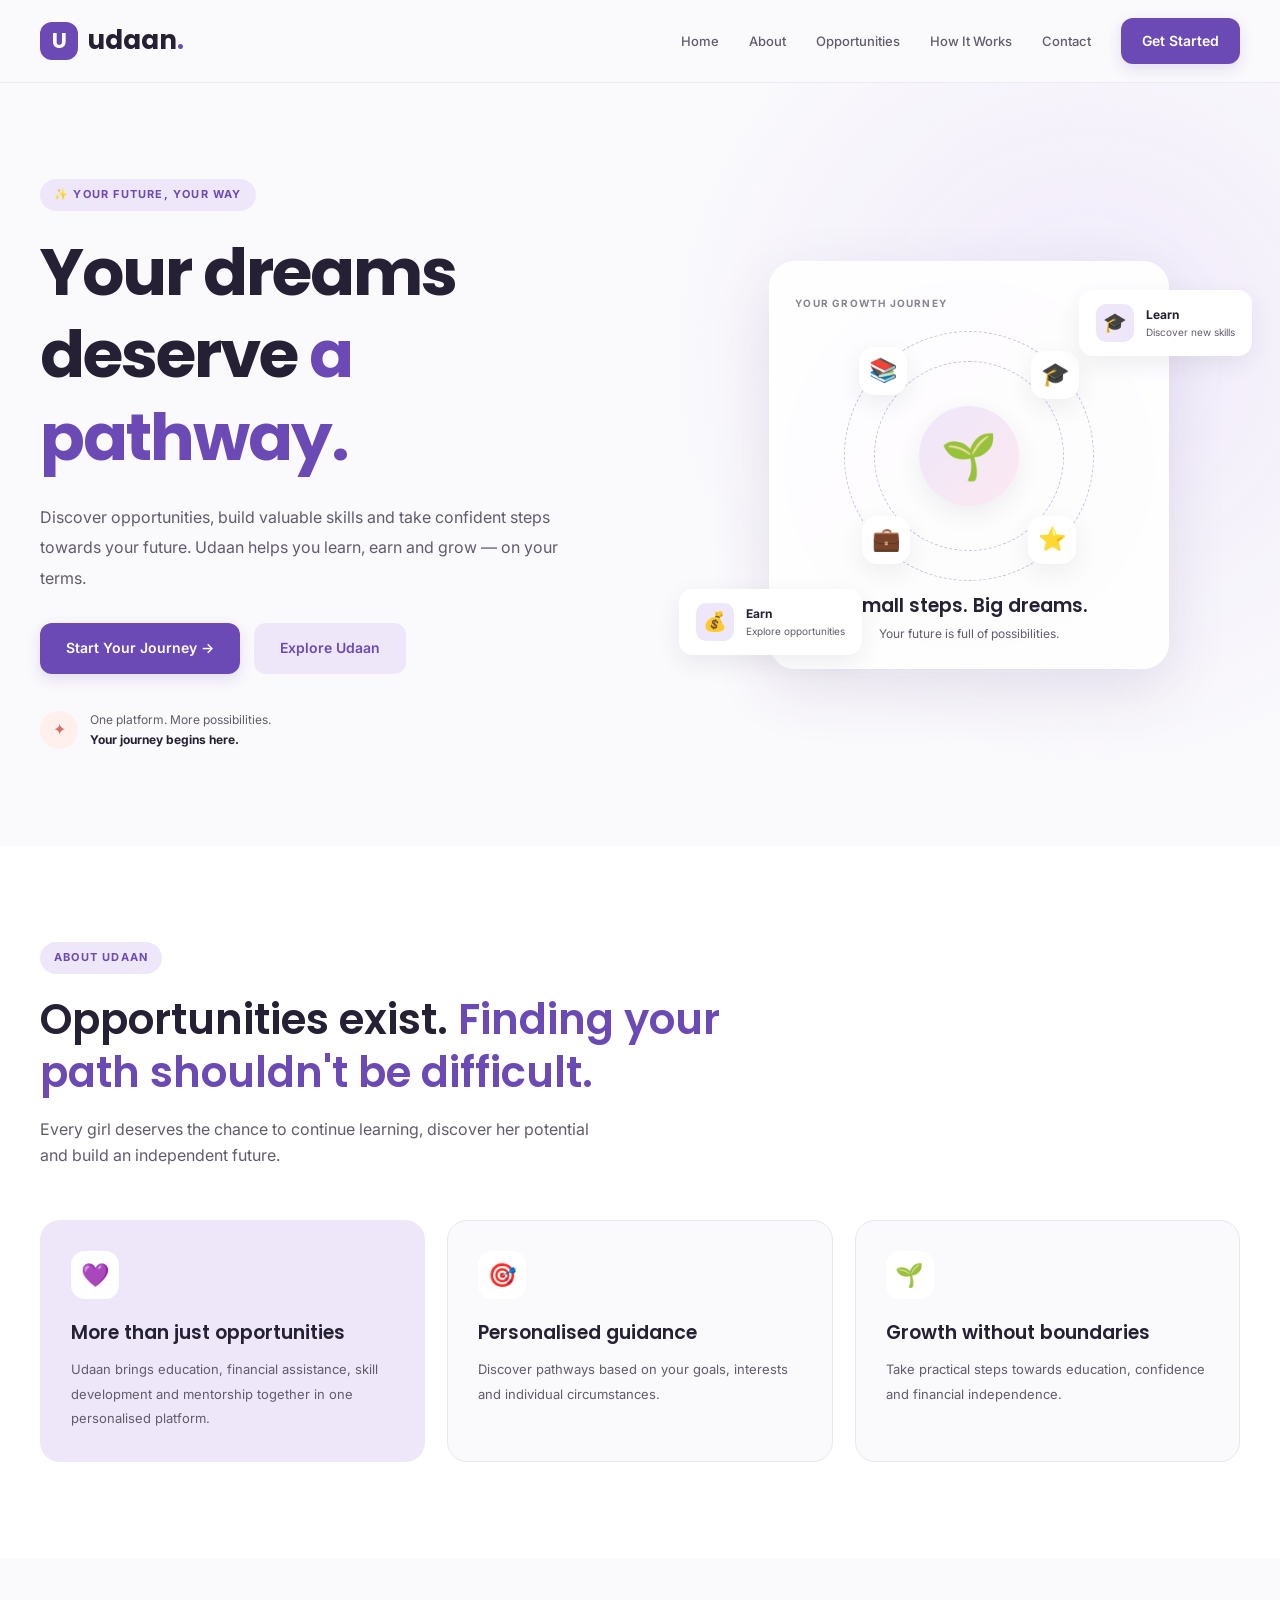
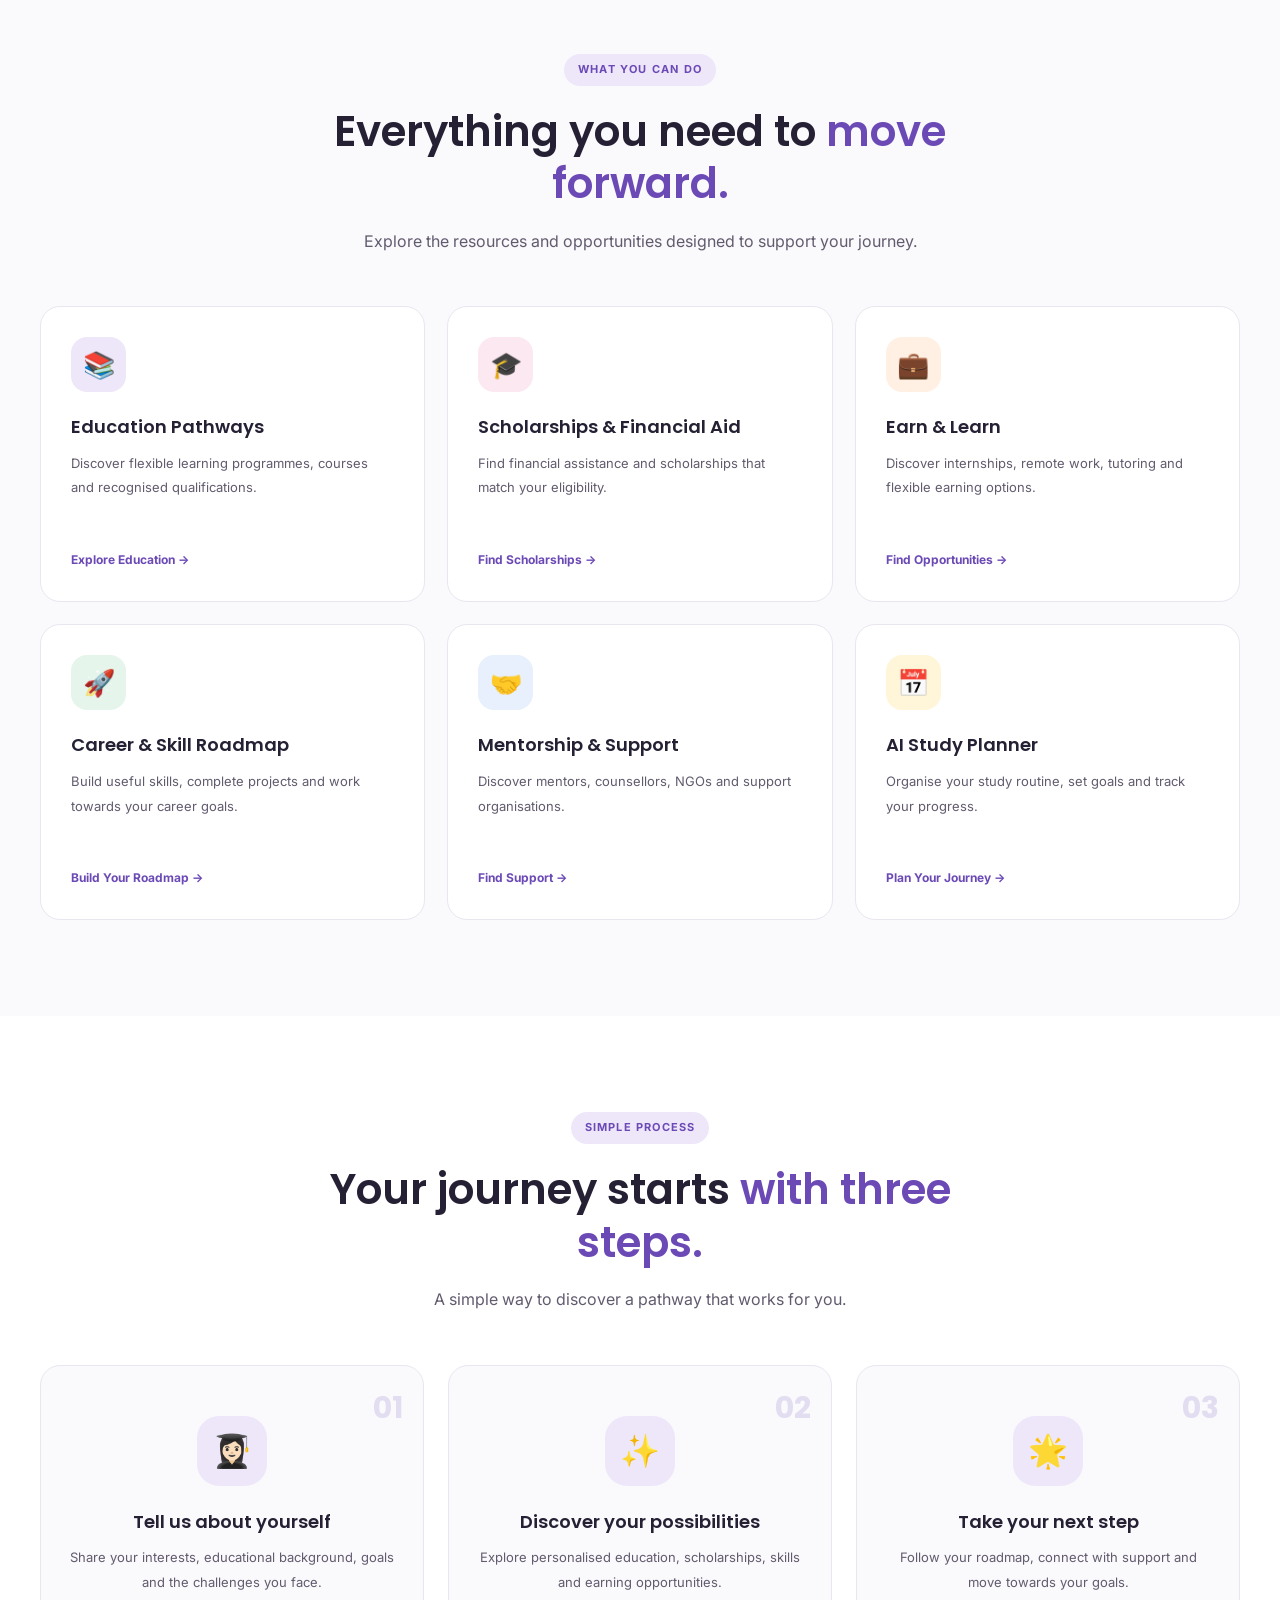
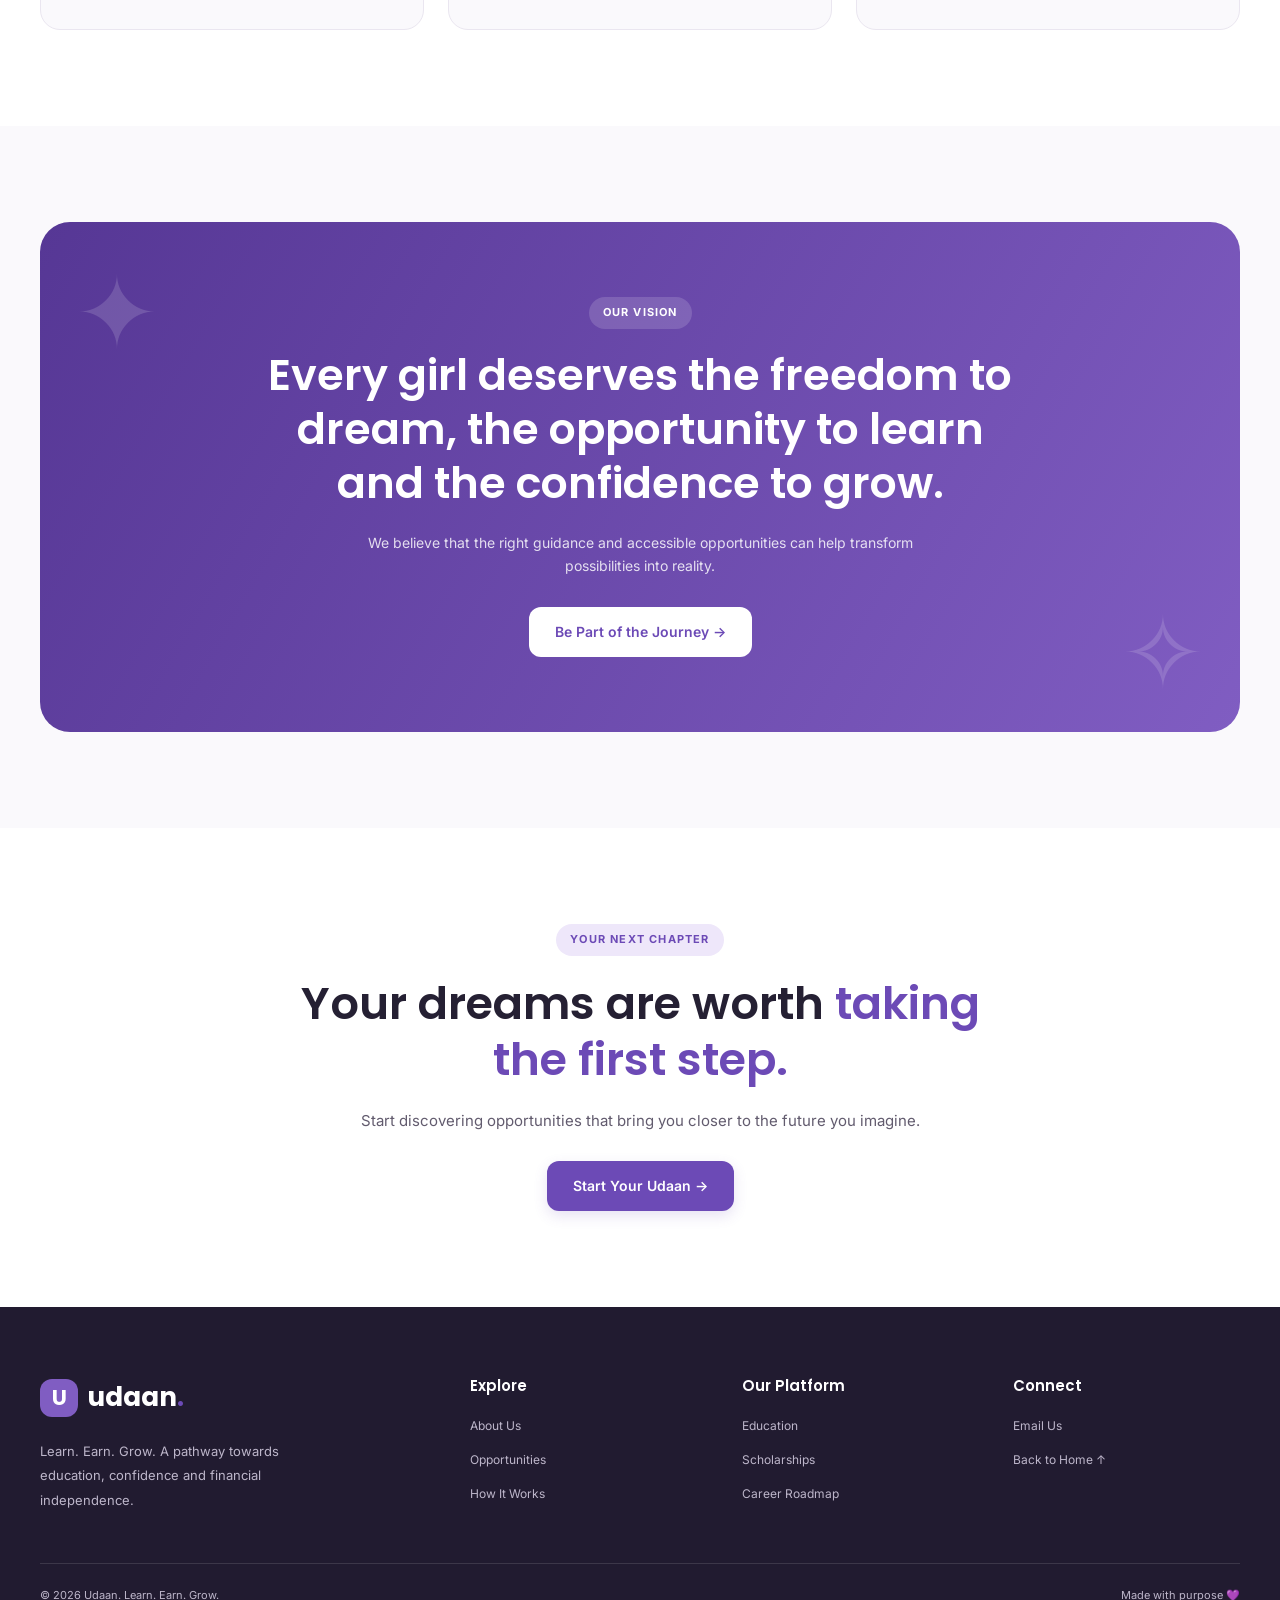
<file: Project01/index.html>
<!DOCTYPE html>
<html lang="en">

<head>
    <meta charset="UTF-8">
    <meta name="viewport" content="width=device-width, initial-scale=1.0">

    <meta name="description"
        content="Udaan empowers girls and young women through education, scholarships, skills, mentorship and earning opportunities.">

    <meta name="theme-color" content="#FAF9FC">

    <title>Udaan | Learn. Earn. Grow.</title>

    <!-- Google Fonts -->
    <link rel="preconnect" href="https://fonts.googleapis.com">
    <link rel="preconnect" href="https://fonts.gstatic.com" crossorigin>

    <link href="https://fonts.googleapis.com/css2?family=Inter:wght@400;500;600;700&family=Poppins:wght@400;500;600;700;800&display=swap"
        rel="stylesheet">

    <!-- CSS Files -->
    <link rel="stylesheet" href="css/style.css">
    <link rel="stylesheet" href="css/responsive.css">

    <!-- JavaScript -->
    <script src="js/main.js" defer></script>
</head>

<body>

    <!-- =========================
         NAVIGATION BAR
    ========================== -->

    <header class="header" id="home">

        <nav class="navbar container" aria-label="Main navigation">

            <a href="#home" class="logo" aria-label="Udaan home">
                <span class="logo-icon">U</span>
                <span>udaan<span class="logo-dot">.</span></span>
            </a>

            <button class="menu-toggle"
                aria-label="Open navigation menu"
                aria-expanded="false"
                aria-controls="nav-links">
                <span></span>
                <span></span>
                <span></span>
            </button>

            <ul class="nav-links" id="nav-links">

                <li><a href="#home" class="nav-link active">Home</a></li>

                <li><a href="#about" class="nav-link">About</a></li>

                <li><a href="#features" class="nav-link">Opportunities</a></li>

                <li><a href="#how-it-works" class="nav-link">How It Works</a></li>

                <li><a href="#contact" class="nav-link">Contact</a></li>

                <li>
                    <a href="#get-started" class="btn btn-primary nav-cta">
                        Get Started
                    </a>
                </li>

            </ul>

        </nav>

    </header>


    <main>

        <!-- =========================
             HERO SECTION
        ========================== -->

        <section class="hero section-padding">

            <div class="container hero-container">

                <div class="hero-content">

                    <span class="section-tag">
                        ✨ YOUR FUTURE, YOUR WAY
                    </span>

                    <h1>
                        Your dreams deserve
                        <span class="highlight">a pathway.</span>
                    </h1>

                    <p class="hero-description">
                        Discover opportunities, build valuable skills
                        and take confident steps towards your future.
                        Udaan helps you learn, earn and grow — on your terms.
                    </p>

                    <div class="hero-buttons">

                        <a href="#get-started" class="btn btn-primary">
                            Start Your Journey →
                        </a>

                        <a href="#about" class="btn btn-secondary">
                            Explore Udaan
                        </a>

                    </div>

                    <div class="hero-trust">

                        <div class="trust-icon">✦</div>

                        <p>
                            One platform. More possibilities.
                            <strong>Your journey begins here.</strong>
                        </p>

                    </div>

                </div>


                <!-- Hero Illustration -->

                <div class="hero-visual">

                    <div class="hero-circle"></div>

                    <div class="hero-card main-visual-card">

                        <div class="visual-header">
                            <span class="visual-label">YOUR GROWTH JOURNEY</span>
                            <span class="visual-icon">✦</span>
                        </div>

                        <div class="growth-illustration">
                            <div class="growth-orbit orbit-one"></div>
                            <div class="growth-orbit orbit-two"></div>

                            <div class="growth-center">
                                <span>🌱</span>
                            </div>

                            <div class="floating-icon icon-one">📚</div>
                            <div class="floating-icon icon-two">🎓</div>
                            <div class="floating-icon icon-three">💼</div>
                            <div class="floating-icon icon-four">⭐</div>
                        </div>

                        <div class="visual-message">
                            <h3>Small steps. Big dreams.</h3>
                            <p>Your future is full of possibilities.</p>
                        </div>

                    </div>


                    <div class="floating-card floating-card-top">

                        <span class="floating-card-icon">🎓</span>

                        <div>
                            <strong>Learn</strong>
                            <p>Discover new skills</p>
                        </div>

                    </div>


                    <div class="floating-card floating-card-bottom">

                        <span class="floating-card-icon">💰</span>

                        <div>
                            <strong>Earn</strong>
                            <p>Explore opportunities</p>
                        </div>

                    </div>

                </div>

            </div>

        </section>


        <!-- =========================
             ABOUT SECTION
        ========================== -->

        <section class="about section-padding" id="about">

            <div class="container about-container">

                <div class="section-heading">

                    <span class="section-tag">ABOUT UDAAN</span>

                    <h2>
                        Opportunities exist.
                        <span class="highlight">Finding your path shouldn't be difficult.</span>
                    </h2>

                    <p>
                        Every girl deserves the chance to continue learning,
                        discover her potential and build an independent future.
                    </p>

                </div>


                <div class="about-content">

                    <div class="about-card about-main-card">

                        <div class="about-icon">💜</div>

                        <h3>More than just opportunities</h3>

                        <p>
                            Udaan brings education, financial assistance,
                            skill development and mentorship together
                            in one personalised platform.
                        </p>

                    </div>


                    <div class="about-card">

                        <div class="about-icon">🎯</div>

                        <h3>Personalised guidance</h3>

                        <p>
                            Discover pathways based on your goals,
                            interests and individual circumstances.
                        </p>

                    </div>


                    <div class="about-card">

                        <div class="about-icon">🌱</div>

                        <h3>Growth without boundaries</h3>

                        <p>
                            Take practical steps towards education,
                            confidence and financial independence.
                        </p>

                    </div>

                </div>

            </div>

        </section>


        <!-- =========================
             FEATURES SECTION
        ========================== -->

        <section class="features section-padding" id="features">

            <div class="container">

                <div class="section-heading centered">

                    <span class="section-tag">WHAT YOU CAN DO</span>

                    <h2>
                        Everything you need to
                        <span class="highlight">move forward.</span>
                    </h2>

                    <p>
                        Explore the resources and opportunities
                        designed to support your journey.
                    </p>

                </div>


                <div class="features-grid">

                    <article class="feature-card">

                        <div class="feature-icon purple-bg">📚</div>

                        <h3>Education Pathways</h3>

                        <p>
                            Discover flexible learning programmes,
                            courses and recognised qualifications.
                        </p>

                        <a href="#get-started" class="feature-link">
                            Explore Education →
                        </a>

                    </article>


                    <article class="feature-card">

                        <div class="feature-icon pink-bg">🎓</div>

                        <h3>Scholarships & Financial Aid</h3>

                        <p>
                            Find financial assistance and scholarships
                            that match your eligibility.
                        </p>

                        <a href="#get-started" class="feature-link">
                            Find Scholarships →
                        </a>

                    </article>


                    <article class="feature-card">

                        <div class="feature-icon orange-bg">💼</div>

                        <h3>Earn & Learn</h3>

                        <p>
                            Discover internships, remote work,
                            tutoring and flexible earning options.
                        </p>

                        <a href="#get-started" class="feature-link">
                            Find Opportunities →
                        </a>

                    </article>


                    <article class="feature-card">

                        <div class="feature-icon green-bg">🚀</div>

                        <h3>Career & Skill Roadmap</h3>

                        <p>
                            Build useful skills, complete projects
                            and work towards your career goals.
                        </p>

                        <a href="#get-started" class="feature-link">
                            Build Your Roadmap →
                        </a>

                    </article>


                    <article class="feature-card">

                        <div class="feature-icon blue-bg">🤝</div>

                        <h3>Mentorship & Support</h3>

                        <p>
                            Discover mentors, counsellors,
                            NGOs and support organisations.
                        </p>

                        <a href="#get-started" class="feature-link">
                            Find Support →
                        </a>

                    </article>


                    <article class="feature-card">

                        <div class="feature-icon yellow-bg">📅</div>

                        <h3>AI Study Planner</h3>

                        <p>
                            Organise your study routine,
                            set goals and track your progress.
                        </p>

                        <a href="#get-started" class="feature-link">
                            Plan Your Journey →
                        </a>

                    </article>

                </div>

            </div>

        </section>


        <!-- =========================
             HOW IT WORKS
        ========================== -->

        <section class="how-it-works section-padding" id="how-it-works">

            <div class="container">

                <div class="section-heading centered">

                    <span class="section-tag">SIMPLE PROCESS</span>

                    <h2>
                        Your journey starts
                        <span class="highlight">with three steps.</span>
                    </h2>

                    <p>
                        A simple way to discover a pathway
                        that works for you.
                    </p>

                </div>


                <div class="steps-grid">

                    <article class="step-card">

                        <span class="step-number">01</span>

                        <div class="step-icon">👩🏻‍🎓</div>

                        <h3>Tell us about yourself</h3>

                        <p>
                            Share your interests, educational background,
                            goals and the challenges you face.
                        </p>

                    </article>


                    <article class="step-card">

                        <span class="step-number">02</span>

                        <div class="step-icon">✨</div>

                        <h3>Discover your possibilities</h3>

                        <p>
                            Explore personalised education,
                            scholarships, skills and earning opportunities.
                        </p>

                    </article>


                    <article class="step-card">

                        <span class="step-number">03</span>

                        <div class="step-icon">🌟</div>

                        <h3>Take your next step</h3>

                        <p>
                            Follow your roadmap, connect with support
                            and move towards your goals.
                        </p>

                    </article>

                </div>

            </div>

        </section>


        <!-- =========================
             MISSION SECTION
        ========================== -->

        <section class="mission section-padding">

            <div class="container">

                <div class="mission-card">

                    <span class="section-tag">OUR VISION</span>

                    <h2>
                        Every girl deserves
                        the freedom to dream,
                        the opportunity to learn
                        and the confidence to grow.
                    </h2>

                    <p>
                        We believe that the right guidance
                        and accessible opportunities can
                        help transform possibilities into reality.
                    </p>

                    <a href="#get-started" class="btn btn-light">
                        Be Part of the Journey →
                    </a>

                    <span class="mission-decoration decoration-one">✦</span>
                    <span class="mission-decoration decoration-two">✧</span>

                </div>

            </div>

        </section>


        <!-- =========================
             CALL TO ACTION
        ========================== -->

        <section class="cta section-padding" id="get-started">

            <div class="container cta-container">

                <div class="cta-content">

                    <span class="section-tag">YOUR NEXT CHAPTER</span>

                    <h2>
                        Your dreams are worth
                        <span class="highlight">taking the first step.</span>
                    </h2>

                    <p>
                        Start discovering opportunities
                        that bring you closer to the future you imagine.
                    </p>

                    <a href="#contact" class="btn btn-primary">
                        Start Your Udaan →
                    </a>

                </div>

            </div>

        </section>

    </main>


    <!-- =========================
         FOOTER
    ========================== -->

    <footer class="footer" id="contact">

        <div class="container">

            <div class="footer-content">

                <div class="footer-brand">

                    <a href="#home" class="logo footer-logo">
                        <span class="logo-icon">U</span>
                        <span>udaan<span class="logo-dot">.</span></span>
                    </a>

                    <p>
                        Learn. Earn. Grow.
                        A pathway towards education,
                        confidence and financial independence.
                    </p>

                </div>


                <div class="footer-column">

                    <h4>Explore</h4>

                    <a href="#about">About Us</a>
                    <a href="#features">Opportunities</a>
                    <a href="#how-it-works">How It Works</a>

                </div>


                <div class="footer-column">

                    <h4>Our Platform</h4>

                    <a href="#features">Education</a>
                    <a href="#features">Scholarships</a>
                    <a href="#features">Career Roadmap</a>

                </div>


                <div class="footer-column">

                    <h4>Connect</h4>

                    <a href="mailto:hello@udaan.example">
                        Email Us
                    </a>

                    <a href="#home">Back to Home ↑</a>

                </div>

            </div>


            <div class="footer-bottom">

                <p>
                    © <span id="current-year"></span> Udaan.
                    Learn. Earn. Grow.
                </p>

                <p>Made with purpose 💜</p>

            </div>

        </div>

    </footer>

</body>
</html>
</file>
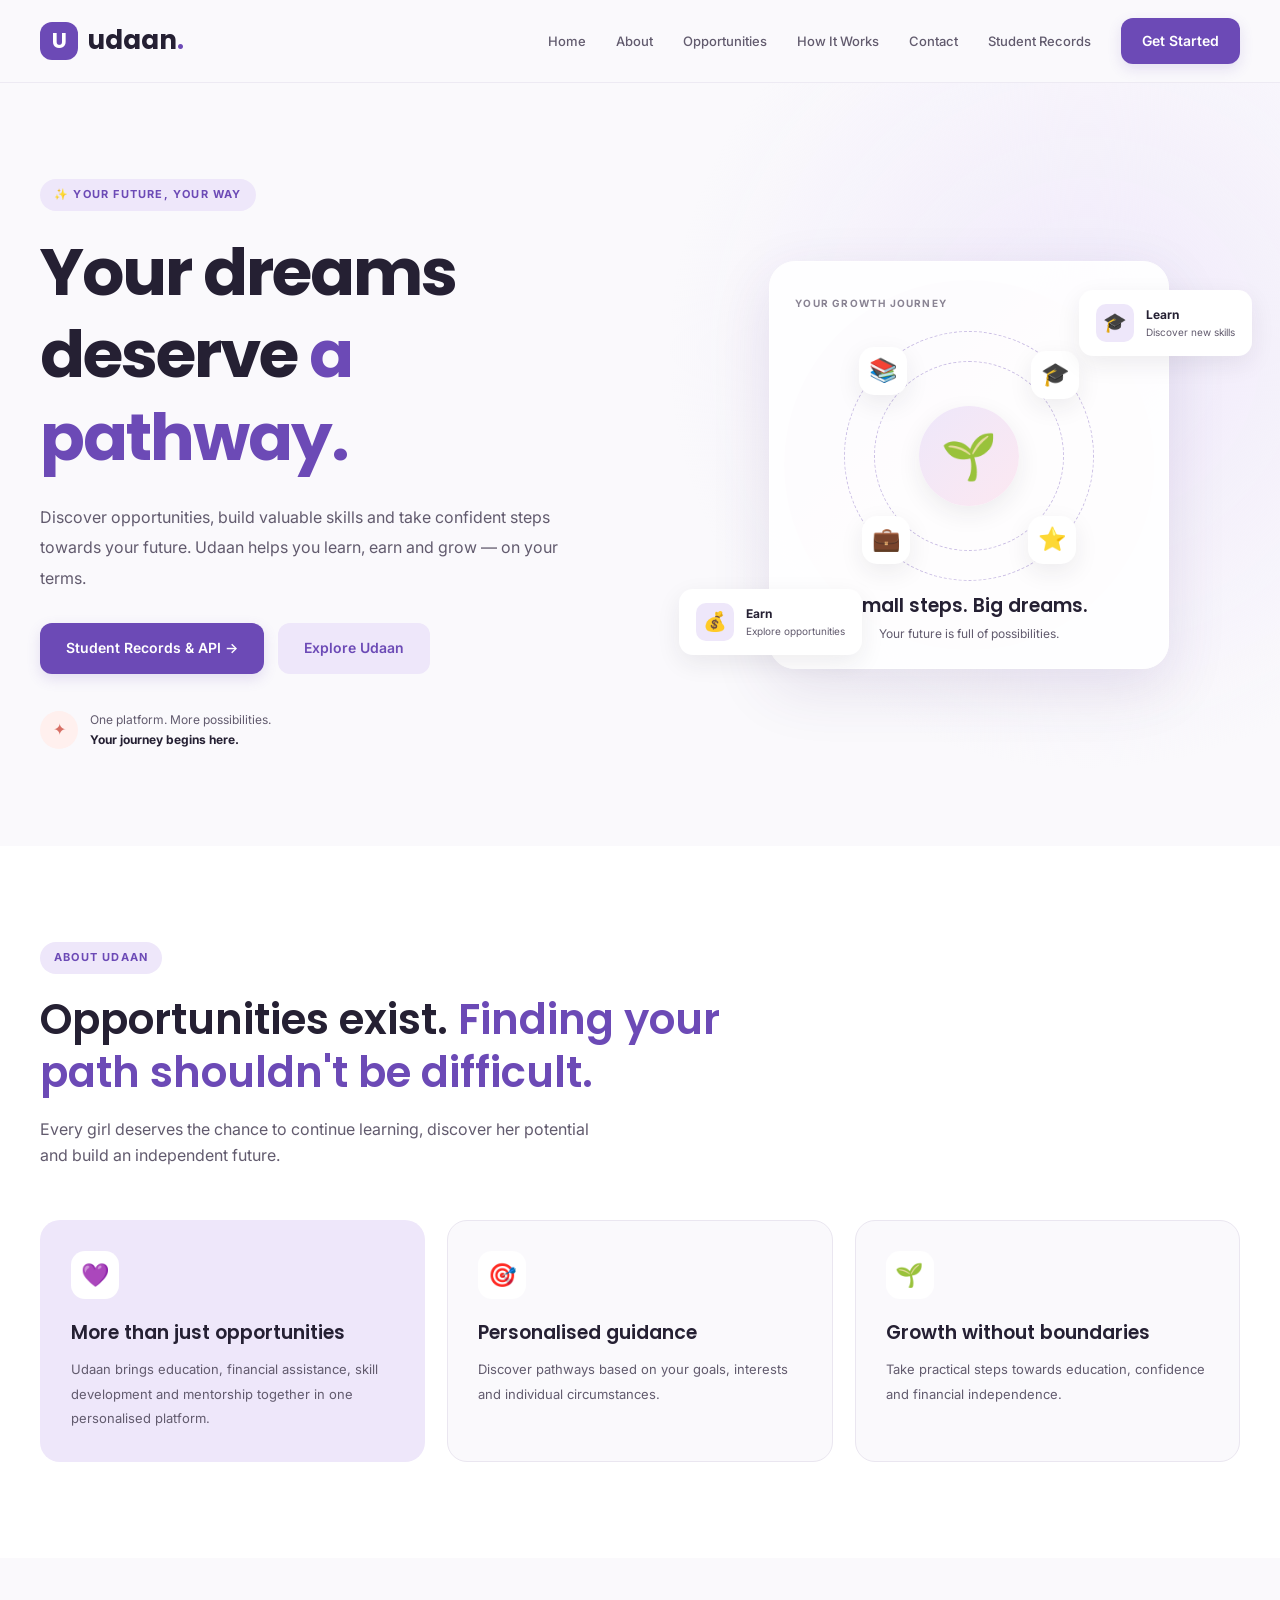
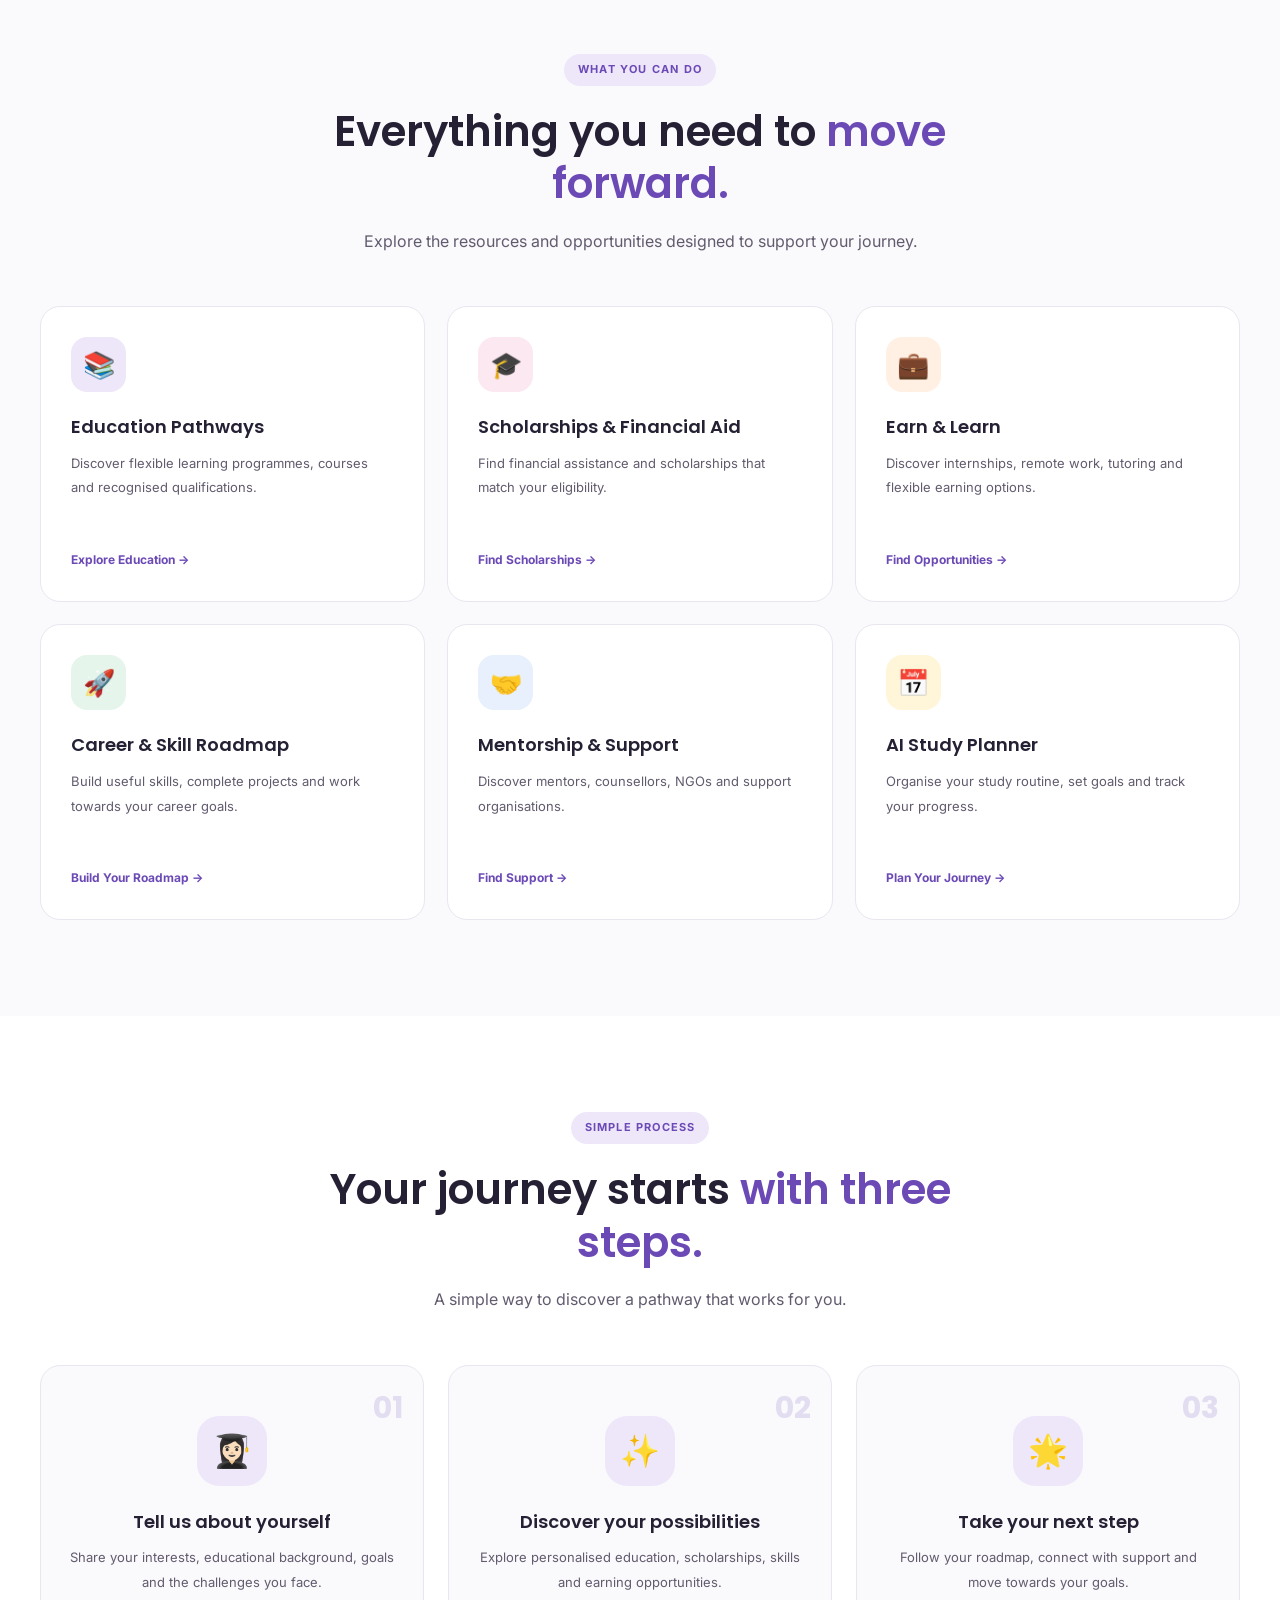
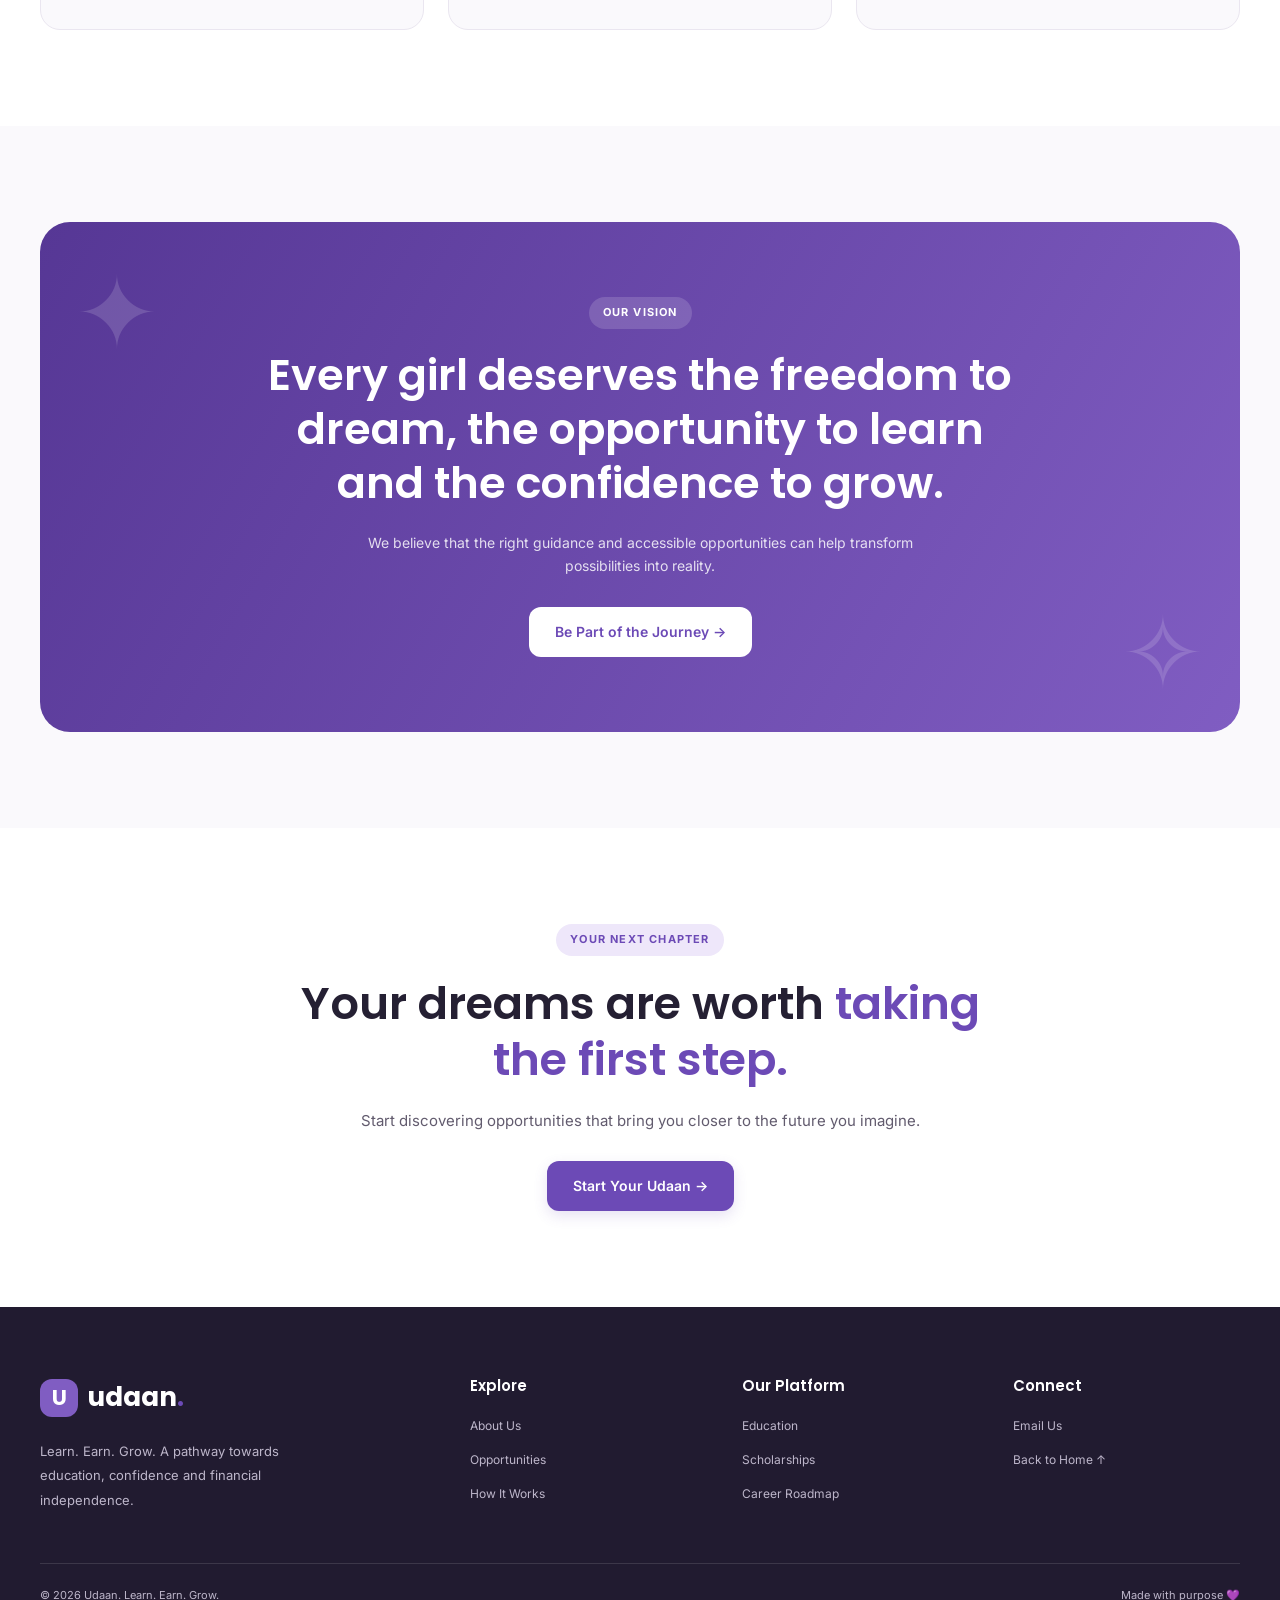
<file: Project04/frontend/index.html>
<!DOCTYPE html>
<html lang="en">

<head>
    <meta charset="UTF-8">
    <meta name="viewport" content="width=device-width, initial-scale=1.0">

    <meta name="description"
        content="Udaan empowers girls and young women through education, scholarships, skills, mentorship and earning opportunities.">

    <meta name="theme-color" content="#FAF9FC">

    <title>Udaan | Learn. Earn. Grow.</title>

    <!-- Google Fonts -->
    <link rel="preconnect" href="https://fonts.googleapis.com">
    <link rel="preconnect" href="https://fonts.gstatic.com" crossorigin>

    <link href="https://fonts.googleapis.com/css2?family=Inter:wght@400;500;600;700&family=Poppins:wght@400;500;600;700;800&display=swap"
        rel="stylesheet">

    <!-- CSS Files -->
    <link rel="stylesheet" href="css/style.css">
    <link rel="stylesheet" href="css/responsive.css">

    <!-- JavaScript -->
    <script src="js/main.js" defer></script>
</head>

<body>

    <!-- =========================
         NAVIGATION BAR
    ========================== -->

    <header class="header" id="home">

        <nav class="navbar container" aria-label="Main navigation">

            <a href="#home" class="logo" aria-label="Udaan home">
                <span class="logo-icon">U</span>
                <span>udaan<span class="logo-dot">.</span></span>
            </a>

            <button class="menu-toggle"
                aria-label="Open navigation menu"
                aria-expanded="false"
                aria-controls="nav-links">
                <span></span>
                <span></span>
                <span></span>
            </button>

            <ul class="nav-links" id="nav-links">

                <li><a href="#home" class="nav-link active">Home</a></li>

                <li><a href="#about" class="nav-link">About</a></li>

                <li><a href="#features" class="nav-link">Opportunities</a></li>

                <li><a href="#how-it-works" class="nav-link">How It Works</a></li>

                <li><a href="#contact" class="nav-link">Contact</a></li>

                <li><a href="pages/dashboard.html#students-section" class="nav-link">Student Records</a></li>

                <li>
                    <a href="#get-started" class="btn btn-primary nav-cta">
                        Get Started
                    </a>
                </li>

            </ul>

        </nav>

    </header>


    <main>

        <!-- =========================
             HERO SECTION
        ========================== -->

        <section class="hero section-padding">

            <div class="container hero-container">

                <div class="hero-content">

                    <span class="section-tag">
                        ✨ YOUR FUTURE, YOUR WAY
                    </span>

                    <h1>
                        Your dreams deserve
                        <span class="highlight">a pathway.</span>
                    </h1>

                    <p class="hero-description">
                        Discover opportunities, build valuable skills
                        and take confident steps towards your future.
                        Udaan helps you learn, earn and grow — on your terms.
                    </p>

                    <div class="hero-buttons">

                        <a href="pages/dashboard.html#students-section" class="btn btn-primary">
                            Student Records & API →
                        </a>

                        <a href="#about" class="btn btn-secondary">
                            Explore Udaan
                        </a>

                    </div>

                    <div class="hero-trust">

                        <div class="trust-icon">✦</div>

                        <p>
                            One platform. More possibilities.
                            <strong>Your journey begins here.</strong>
                        </p>

                    </div>

                </div>


                <!-- Hero Illustration -->

                <div class="hero-visual">

                    <div class="hero-circle"></div>

                    <div class="hero-card main-visual-card">

                        <div class="visual-header">
                            <span class="visual-label">YOUR GROWTH JOURNEY</span>
                            <span class="visual-icon">✦</span>
                        </div>

                        <div class="growth-illustration">
                            <div class="growth-orbit orbit-one"></div>
                            <div class="growth-orbit orbit-two"></div>

                            <div class="growth-center">
                                <span>🌱</span>
                            </div>

                            <div class="floating-icon icon-one">📚</div>
                            <div class="floating-icon icon-two">🎓</div>
                            <div class="floating-icon icon-three">💼</div>
                            <div class="floating-icon icon-four">⭐</div>
                        </div>

                        <div class="visual-message">
                            <h3>Small steps. Big dreams.</h3>
                            <p>Your future is full of possibilities.</p>
                        </div>

                    </div>


                    <div class="floating-card floating-card-top">

                        <span class="floating-card-icon">🎓</span>

                        <div>
                            <strong>Learn</strong>
                            <p>Discover new skills</p>
                        </div>

                    </div>


                    <div class="floating-card floating-card-bottom">

                        <span class="floating-card-icon">💰</span>

                        <div>
                            <strong>Earn</strong>
                            <p>Explore opportunities</p>
                        </div>

                    </div>

                </div>

            </div>

        </section>


        <!-- =========================
             ABOUT SECTION
        ========================== -->

        <section class="about section-padding" id="about">

            <div class="container about-container">

                <div class="section-heading">

                    <span class="section-tag">ABOUT UDAAN</span>

                    <h2>
                        Opportunities exist.
                        <span class="highlight">Finding your path shouldn't be difficult.</span>
                    </h2>

                    <p>
                        Every girl deserves the chance to continue learning,
                        discover her potential and build an independent future.
                    </p>

                </div>


                <div class="about-content">

                    <div class="about-card about-main-card">

                        <div class="about-icon">💜</div>

                        <h3>More than just opportunities</h3>

                        <p>
                            Udaan brings education, financial assistance,
                            skill development and mentorship together
                            in one personalised platform.
                        </p>

                    </div>


                    <div class="about-card">

                        <div class="about-icon">🎯</div>

                        <h3>Personalised guidance</h3>

                        <p>
                            Discover pathways based on your goals,
                            interests and individual circumstances.
                        </p>

                    </div>


                    <div class="about-card">

                        <div class="about-icon">🌱</div>

                        <h3>Growth without boundaries</h3>

                        <p>
                            Take practical steps towards education,
                            confidence and financial independence.
                        </p>

                    </div>

                </div>

            </div>

        </section>


        <!-- =========================
             FEATURES SECTION
        ========================== -->

        <section class="features section-padding" id="features">

            <div class="container">

                <div class="section-heading centered">

                    <span class="section-tag">WHAT YOU CAN DO</span>

                    <h2>
                        Everything you need to
                        <span class="highlight">move forward.</span>
                    </h2>

                    <p>
                        Explore the resources and opportunities
                        designed to support your journey.
                    </p>

                </div>


                <div class="features-grid">

                    <article class="feature-card">

                        <div class="feature-icon purple-bg">📚</div>

                        <h3>Education Pathways</h3>

                        <p>
                            Discover flexible learning programmes,
                            courses and recognised qualifications.
                        </p>

                        <a href="#get-started" class="feature-link">
                            Explore Education →
                        </a>

                    </article>


                    <article class="feature-card">

                        <div class="feature-icon pink-bg">🎓</div>

                        <h3>Scholarships & Financial Aid</h3>

                        <p>
                            Find financial assistance and scholarships
                            that match your eligibility.
                        </p>

                        <a href="#get-started" class="feature-link">
                            Find Scholarships →
                        </a>

                    </article>


                    <article class="feature-card">

                        <div class="feature-icon orange-bg">💼</div>

                        <h3>Earn & Learn</h3>

                        <p>
                            Discover internships, remote work,
                            tutoring and flexible earning options.
                        </p>

                        <a href="#get-started" class="feature-link">
                            Find Opportunities →
                        </a>

                    </article>


                    <article class="feature-card">

                        <div class="feature-icon green-bg">🚀</div>

                        <h3>Career & Skill Roadmap</h3>

                        <p>
                            Build useful skills, complete projects
                            and work towards your career goals.
                        </p>

                        <a href="#get-started" class="feature-link">
                            Build Your Roadmap →
                        </a>

                    </article>


                    <article class="feature-card">

                        <div class="feature-icon blue-bg">🤝</div>

                        <h3>Mentorship & Support</h3>

                        <p>
                            Discover mentors, counsellors,
                            NGOs and support organisations.
                        </p>

                        <a href="#get-started" class="feature-link">
                            Find Support →
                        </a>

                    </article>


                    <article class="feature-card">

                        <div class="feature-icon yellow-bg">📅</div>

                        <h3>AI Study Planner</h3>

                        <p>
                            Organise your study routine,
                            set goals and track your progress.
                        </p>

                        <a href="#get-started" class="feature-link">
                            Plan Your Journey →
                        </a>

                    </article>

                </div>

            </div>

        </section>


        <!-- =========================
             HOW IT WORKS
        ========================== -->

        <section class="how-it-works section-padding" id="how-it-works">

            <div class="container">

                <div class="section-heading centered">

                    <span class="section-tag">SIMPLE PROCESS</span>

                    <h2>
                        Your journey starts
                        <span class="highlight">with three steps.</span>
                    </h2>

                    <p>
                        A simple way to discover a pathway
                        that works for you.
                    </p>

                </div>


                <div class="steps-grid">

                    <article class="step-card">

                        <span class="step-number">01</span>

                        <div class="step-icon">👩🏻‍🎓</div>

                        <h3>Tell us about yourself</h3>

                        <p>
                            Share your interests, educational background,
                            goals and the challenges you face.
                        </p>

                    </article>


                    <article class="step-card">

                        <span class="step-number">02</span>

                        <div class="step-icon">✨</div>

                        <h3>Discover your possibilities</h3>

                        <p>
                            Explore personalised education,
                            scholarships, skills and earning opportunities.
                        </p>

                    </article>


                    <article class="step-card">

                        <span class="step-number">03</span>

                        <div class="step-icon">🌟</div>

                        <h3>Take your next step</h3>

                        <p>
                            Follow your roadmap, connect with support
                            and move towards your goals.
                        </p>

                    </article>

                </div>

            </div>

        </section>


        <!-- =========================
             MISSION SECTION
        ========================== -->

        <section class="mission section-padding">

            <div class="container">

                <div class="mission-card">

                    <span class="section-tag">OUR VISION</span>

                    <h2>
                        Every girl deserves
                        the freedom to dream,
                        the opportunity to learn
                        and the confidence to grow.
                    </h2>

                    <p>
                        We believe that the right guidance
                        and accessible opportunities can
                        help transform possibilities into reality.
                    </p>

                    <a href="#get-started" class="btn btn-light">
                        Be Part of the Journey →
                    </a>

                    <span class="mission-decoration decoration-one">✦</span>
                    <span class="mission-decoration decoration-two">✧</span>

                </div>

            </div>

        </section>


        <!-- =========================
             CALL TO ACTION
        ========================== -->

        <section class="cta section-padding" id="get-started">

            <div class="container cta-container">

                <div class="cta-content">

                    <span class="section-tag">YOUR NEXT CHAPTER</span>

                    <h2>
                        Your dreams are worth
                        <span class="highlight">taking the first step.</span>
                    </h2>

                    <p>
                        Start discovering opportunities
                        that bring you closer to the future you imagine.
                    </p>

                    <a href="#contact" class="btn btn-primary">
                        Start Your Udaan →
                    </a>

                </div>

            </div>

        </section>

    </main>


    <!-- =========================
         FOOTER
    ========================== -->

    <footer class="footer" id="contact">

        <div class="container">

            <div class="footer-content">

                <div class="footer-brand">

                    <a href="#home" class="logo footer-logo">
                        <span class="logo-icon">U</span>
                        <span>udaan<span class="logo-dot">.</span></span>
                    </a>

                    <p>
                        Learn. Earn. Grow.
                        A pathway towards education,
                        confidence and financial independence.
                    </p>

                </div>


                <div class="footer-column">

                    <h4>Explore</h4>

                    <a href="#about">About Us</a>
                    <a href="#features">Opportunities</a>
                    <a href="#how-it-works">How It Works</a>

                </div>


                <div class="footer-column">

                    <h4>Our Platform</h4>

                    <a href="#features">Education</a>
                    <a href="#features">Scholarships</a>
                    <a href="#features">Career Roadmap</a>

                </div>


                <div class="footer-column">

                    <h4>Connect</h4>

                    <a href="mailto:hello@udaan.example">
                        Email Us
                    </a>

                    <a href="#home">Back to Home ↑</a>

                </div>

            </div>


            <div class="footer-bottom">

                <p>
                    © <span id="current-year"></span> Udaan.
                    Learn. Earn. Grow.
                </p>

                <p>Made with purpose 💜</p>

            </div>

        </div>

    </footer>

</body>
</html>
</file>
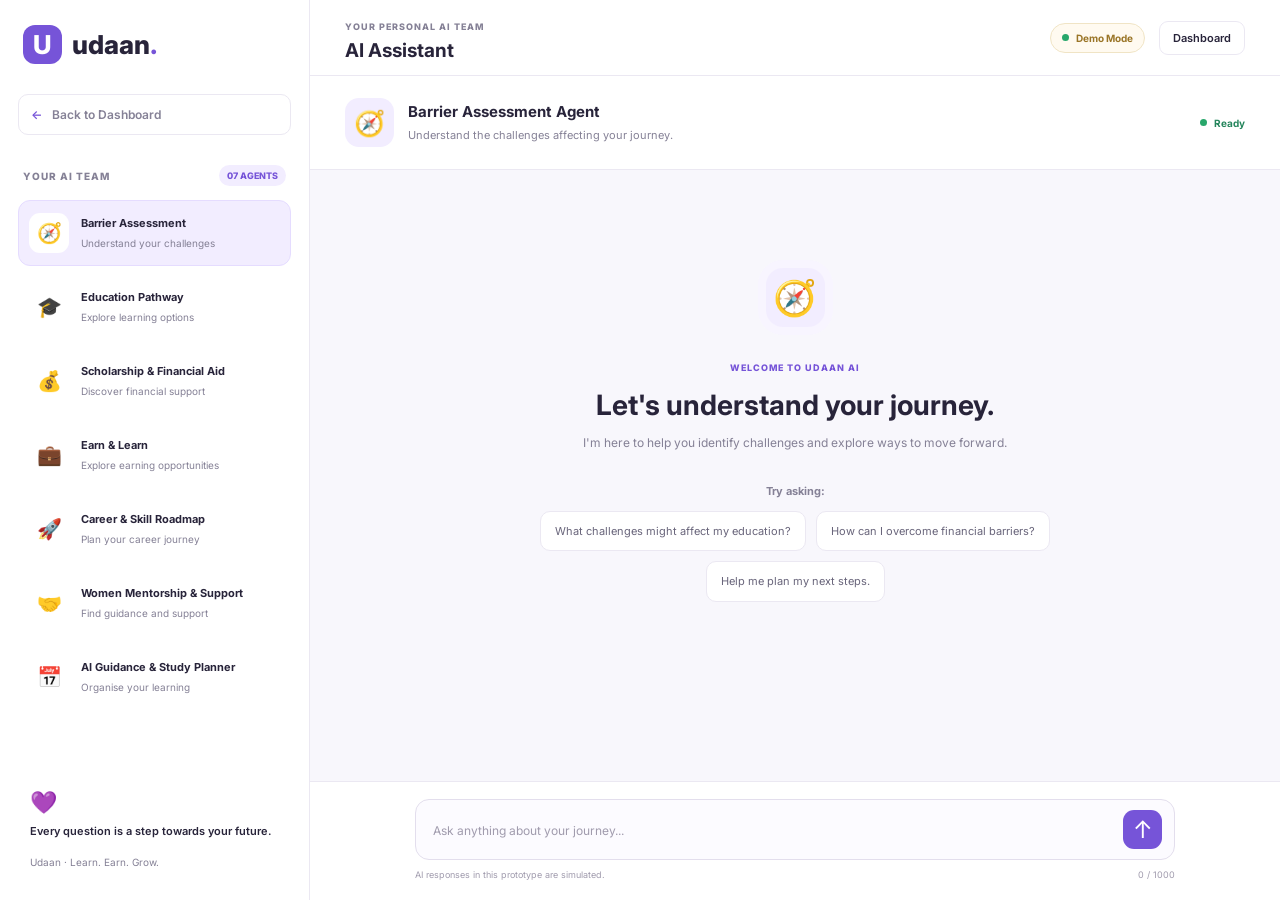
<file: Project01/pages/agents.html>
<!DOCTYPE html>
<html lang="en">

<head>
    <meta charset="UTF-8">
    <meta name="viewport" content="width=device-width, initial-scale=1.0">

    <title>AI Agents | Udaan</title>

    <meta
        name="description"
        content="Get guidance from Udaan's AI agents for education, scholarships, skills and career planning."
    >

    <link rel="preconnect" href="https://fonts.googleapis.com">
    <link rel="preconnect" href="https://fonts.gstatic.com" crossorigin>

    <link
        href="https://fonts.googleapis.com/css2?family=Inter:wght@400;500;600;700;800&display=swap"
        rel="stylesheet"
    >

    <link rel="stylesheet" href="../css/agents.css">

    <script src="../js/agents.js" defer></script>
</head>

<body>

    <div class="agent-app">

        <!-- MOBILE OVERLAY -->
        <div class="agent-overlay" id="agent-overlay"></div>


        <!-- AGENT SIDEBAR -->
        <aside class="agent-sidebar" id="agent-sidebar">

            <a href="../index.html" class="agent-brand">
                <span class="brand-symbol">U</span>
                <span>udaan<span class="brand-dot">.</span></span>
            </a>


            <a href="dashboard.html" class="back-dashboard">
                <span>←</span>
                Back to Dashboard
            </a>


            <div class="agent-sidebar-heading">

                <span>YOUR AI TEAM</span>

                <span class="agent-count">07 AGENTS</span>

            </div>


            <!-- AGENT LIST -->
            <nav class="agent-list" id="agent-list" aria-label="Choose an AI agent">

                <button
                    type="button"
                    class="agent-option active"
                    data-agent="barrier"
                    aria-pressed="true"
                >
                    <span class="agent-option-icon">🧭</span>

                    <span class="agent-option-text">
                        <strong>Barrier Assessment</strong>
                        <small>Understand your challenges</small>
                    </span>
                </button>


                <button
                    type="button"
                    class="agent-option"
                    data-agent="education"
                    aria-pressed="false"
                >
                    <span class="agent-option-icon">🎓</span>

                    <span class="agent-option-text">
                        <strong>Education Pathway</strong>
                        <small>Explore learning options</small>
                    </span>
                </button>


                <button
                    type="button"
                    class="agent-option"
                    data-agent="scholarship"
                    aria-pressed="false"
                >
                    <span class="agent-option-icon">💰</span>

                    <span class="agent-option-text">
                        <strong>Scholarship & Financial Aid</strong>
                        <small>Discover financial support</small>
                    </span>
                </button>


                <button
                    type="button"
                    class="agent-option"
                    data-agent="earning"
                    aria-pressed="false"
                >
                    <span class="agent-option-icon">💼</span>

                    <span class="agent-option-text">
                        <strong>Earn & Learn</strong>
                        <small>Explore earning opportunities</small>
                    </span>
                </button>


                <button
                    type="button"
                    class="agent-option"
                    data-agent="career"
                    aria-pressed="false"
                >
                    <span class="agent-option-icon">🚀</span>

                    <span class="agent-option-text">
                        <strong>Career & Skill Roadmap</strong>
                        <small>Plan your career journey</small>
                    </span>
                </button>


                <button
                    type="button"
                    class="agent-option"
                    data-agent="mentorship"
                    aria-pressed="false"
                >
                    <span class="agent-option-icon">🤝</span>

                    <span class="agent-option-text">
                        <strong>Women Mentorship & Support</strong>
                        <small>Find guidance and support</small>
                    </span>
                </button>


                <button
                    type="button"
                    class="agent-option"
                    data-agent="planner"
                    aria-pressed="false"
                >
                    <span class="agent-option-icon">📅</span>

                    <span class="agent-option-text">
                        <strong>AI Guidance & Study Planner</strong>
                        <small>Organise your learning</small>
                    </span>
                </button>

            </nav>


            <!-- SIDEBAR FOOTER -->
            <div class="agent-sidebar-footer">

                <div class="sidebar-footer-icon">💜</div>

                <p>
                    Every question is a step towards your future.
                </p>

                <span>Udaan · Learn. Earn. Grow.</span>

            </div>

        </aside>


        <!-- MAIN CHAT AREA -->
        <main class="agent-main">

            <!-- TOP HEADER -->
            <header class="agent-topbar">

                <div class="topbar-left">

                    <button
                        type="button"
                        class="agent-menu-button"
                        id="agent-menu-button"
                        aria-label="Open agent menu"
                        aria-expanded="false"
                        aria-controls="agent-sidebar"
                    >
                        ☰
                    </button>

                    <div>
                        <span class="topbar-label">YOUR PERSONAL AI TEAM</span>
                        <h1>AI Assistant</h1>
                    </div>

                </div>


                <div class="topbar-right">

                    <span class="demo-indicator">
                        <span class="status-dot"></span>
                        Demo Mode
                    </span>

                    <a href="dashboard.html" class="dashboard-link">
                        Dashboard
                    </a>

                </div>

            </header>


            <!-- CHAT HEADER -->
            <section class="chat-agent-header">

                <div class="selected-agent-icon" id="selected-agent-icon">
                    🧭
                </div>

                <div class="selected-agent-info">

                    <h2 id="selected-agent-name">
                        Barrier Assessment Agent
                    </h2>

                    <p id="selected-agent-description">
                        Understand the challenges affecting your journey.
                    </p>

                </div>

                <span class="agent-status">
                    <span class="status-dot"></span>
                    Ready
                </span>

            </section>


            <!-- CHAT MESSAGES -->
            <section
                class="chat-content"
                id="chat-content"
                aria-label="Conversation"
                aria-live="polite"
                aria-relevant="additions"
            >

                <div class="chat-welcome" id="chat-welcome">

                    <div class="welcome-agent-icon" id="welcome-agent-icon">
                        🧭
                    </div>

                    <span class="welcome-label">WELCOME TO UDAAN AI</span>

                    <h2 id="welcome-title">
                        Let's understand your journey.
                    </h2>

                    <p id="welcome-description">
                        I'm here to help you identify challenges
                        and explore ways to move forward.
                    </p>

                    <div class="suggestion-heading">
                        Try asking:
                    </div>

                    <div class="suggestion-list" id="suggestion-list">

                        <button type="button" class="suggestion-chip">
                            What challenges might affect my education?
                        </button>

                        <button type="button" class="suggestion-chip">
                            How can I overcome financial barriers?
                        </button>

                        <button type="button" class="suggestion-chip">
                            Help me plan my next steps.
                        </button>

                    </div>

                </div>


                <!-- Messages are inserted here using JavaScript -->
                <div class="message-list" id="message-list"></div>


                <!-- TYPING INDICATOR -->
                <div class="typing-indicator" id="typing-indicator" hidden>

                    <span class="typing-avatar" id="typing-avatar">🧭</span>

                    <div class="typing-bubble">
                        <span></span>
                        <span></span>
                        <span></span>
                    </div>

                    <small id="typing-label">AI is thinking...</small>

                </div>

            </section>


            <!-- INPUT AREA -->
            <footer class="chat-input-area">

                <form class="chat-form" id="chat-form">

                    <label for="message-input" class="visually-hidden">
                        Type your message
                    </label>

                    <textarea
                        id="message-input"
                        name="message"
                        placeholder="Ask anything about your journey..."
                        rows="1"
                        maxlength="1000"
                        required
                    ></textarea>

                    <button
                        type="submit"
                        id="send-button"
                        class="send-button"
                        aria-label="Send message"
                    >
                        ↑
                    </button>

                </form>

                <div class="input-footer">

                    <span>
                        AI responses in this prototype are simulated.
                    </span>

                    <span id="character-count">0 / 1000</span>

                </div>

            </footer>

        </main>

    </div>

</body>

</html>
</file>
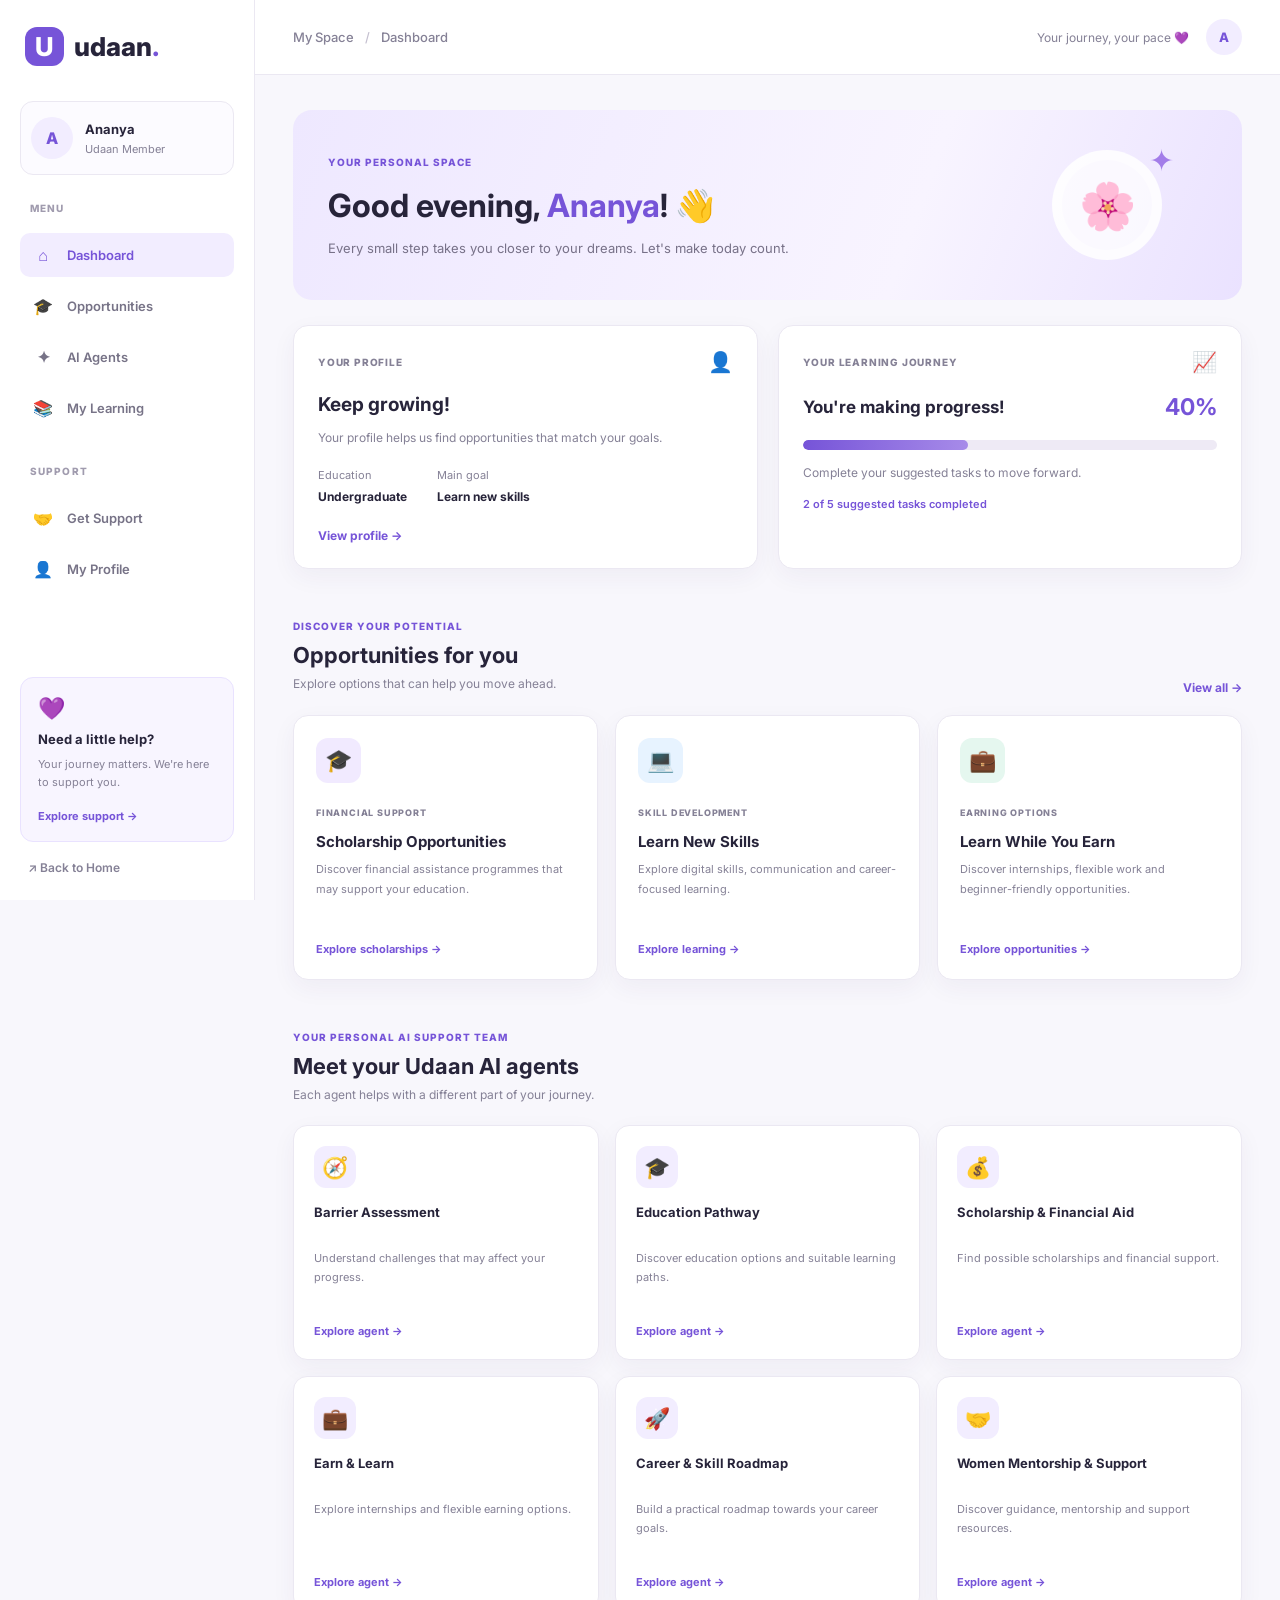
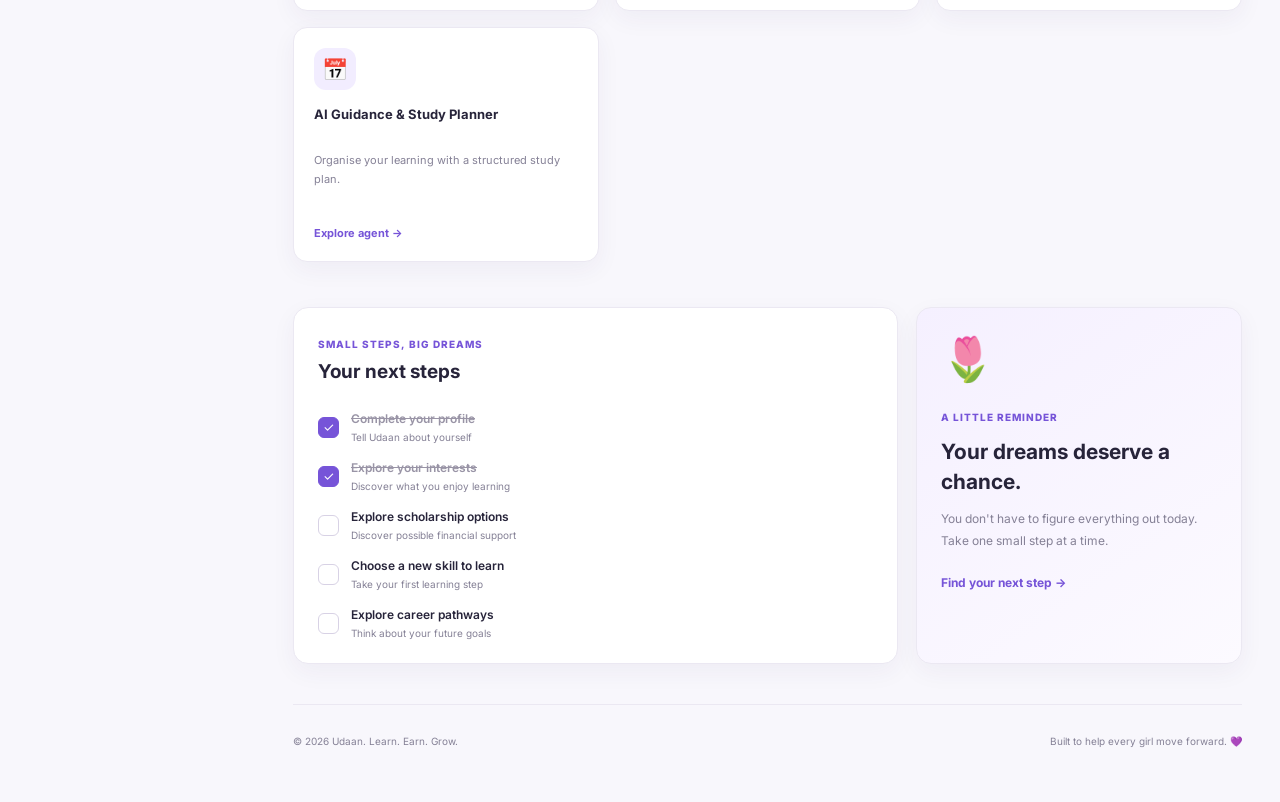
<file: Project01/pages/dashboard.html>
<!DOCTYPE html>
<html lang="en">

<head>
    <meta charset="UTF-8">
    <meta name="viewport" content="width=device-width, initial-scale=1.0">

    <title>Dashboard | Udaan</title>

    <meta name="description" content="Your personal Udaan dashboard for learning, earning and growing.">

    <link rel="preconnect" href="https://fonts.googleapis.com">
    <link rel="preconnect" href="https://fonts.gstatic.com" crossorigin>

    <link href="https://fonts.googleapis.com/css2?family=Inter:wght@400;500;600;700;800&display=swap" rel="stylesheet">

    <link rel="stylesheet" href="../css/dashboard.css">

    <script src="../js/dashboard.js" defer></script>
</head>

<body>

    <div class="dashboard-layout">

        <!-- MOBILE OVERLAY -->
        <div class="sidebar-overlay" id="sidebar-overlay"></div>


        <!-- SIDEBAR -->
        <aside class="sidebar" id="sidebar">

            <a href="../index.html" class="brand">
                <span class="brand-icon">U</span>
                <span>udaan<span class="brand-dot">.</span></span>
            </a>


            <div class="sidebar-profile">

                <div class="profile-avatar">A</div>

                <div>
                    <h3 id="sidebar-user-name">Ananya</h3>
                    <p>Udaan Member</p>
                </div>

            </div>


            <nav class="sidebar-navigation" aria-label="Main navigation">

                <p class="nav-heading">MENU</p>

                <a href="#overview" class="nav-link active">
                    <span>⌂</span>
                    Dashboard
                </a>

                <a href="#opportunities" class="nav-link">
                    <span>🎓</span>
                    Opportunities
                </a>

                <a href="#agents" class="nav-link">
                    <span>✦</span>
                    AI Agents
                </a>

                <a href="#learning" class="nav-link">
                    <span>📚</span>
                    My Learning
                </a>


                <p class="nav-heading support-heading">SUPPORT</p>

                <a href="#support" class="nav-link">
                    <span>🤝</span>
                    Get Support
                </a>

                <a href="#profile" class="nav-link">
                    <span>👤</span>
                    My Profile
                </a>

            </nav>


            <div class="sidebar-bottom">

                <div class="sidebar-help">
                    <div class="help-icon">💜</div>

                    <h4>Need a little help?</h4>

                    <p>
                        Your journey matters. We're here to support you.
                    </p>

                    <a href="#support">Explore support →</a>
                </div>

                <a href="../index.html" class="logout-link">
                    <span>↗</span>
                    Back to Home
                </a>

            </div>

        </aside>


        <!-- MAIN CONTENT -->
        <main class="main-content" id="overview">


            <!-- TOP BAR -->
            <header class="topbar">

                <button
                    class="menu-toggle"
                    id="menu-toggle"
                    type="button"
                    aria-label="Open navigation menu"
                    aria-expanded="false"
                    aria-controls="sidebar"
                >
                    ☰
                </button>

                <div class="breadcrumb">
                    My Space <span>/</span> Dashboard
                </div>

                <div class="topbar-actions">

                    <span class="topbar-label">Your journey, your pace 💜</span>

                    <div class="topbar-avatar" id="topbar-avatar">A</div>

                </div>

            </header>


            <div class="dashboard-content">


                <!-- WELCOME SECTION -->
                <section class="welcome-section">

                    <div class="welcome-text">

                        <span class="welcome-tag">YOUR PERSONAL SPACE</span>

                        <h1>
                            <span id="greeting">Good morning</span>,
                            <span id="welcome-name">Ananya</span>! 👋
                        </h1>

                        <p>
                            Every small step takes you closer to your dreams.
                            Let's make today count.
                        </p>

                    </div>

                    <div class="welcome-illustration">
                        <div class="illustration-circle">
                            🌸
                        </div>
                        <span class="floating-star">✦</span>
                    </div>

                </section>


                <!-- PROFILE AND PROGRESS -->
                <section class="overview-grid">

                    <article class="overview-card profile-card" id="profile">

                        <div class="card-top">
                            <span class="card-label">YOUR PROFILE</span>
                            <span class="card-icon">👤</span>
                        </div>

                        <h2>Keep growing!</h2>

                        <p class="card-description">
                            Your profile helps us find opportunities
                            that match your goals.
                        </p>

                        <div class="profile-details">

                            <div>
                                <span>Education</span>
                                <strong id="profile-education">Undergraduate</strong>
                            </div>

                            <div>
                                <span>Main goal</span>
                                <strong id="profile-goal">Learn new skills</strong>
                            </div>

                        </div>

                        <a href="#profile" class="text-link">
                            View profile →
                        </a>

                    </article>


                    <article class="overview-card progress-card" id="learning">

                        <div class="card-top">
                            <span class="card-label">YOUR LEARNING JOURNEY</span>
                            <span class="card-icon">📈</span>
                        </div>

                        <div class="progress-heading">
                            <h2>You're making progress!</h2>
                            <strong id="progress-number">40%</strong>
                        </div>

                        <div
                            class="dashboard-progress-track"
                            role="progressbar"
                            aria-label="Learning task progress"
                            aria-valuemin="0"
                            aria-valuemax="100"
                            aria-valuenow="40"
                            id="dashboard-progress"
                        >
                            <div
                                class="dashboard-progress-fill"
                                id="dashboard-progress-fill"
                            ></div>
                        </div>

                        <p class="card-description">
                            Complete your suggested tasks to move forward.
                        </p>

                        <span class="progress-caption" id="progress-caption">
                            2 of 5 suggested tasks completed
                        </span>

                    </article>

                </section>


                <!-- OPPORTUNITIES -->
                <section class="dashboard-section" id="opportunities">

                    <div class="section-heading">

                        <div>
                            <span class="section-tag">DISCOVER YOUR POTENTIAL</span>
                            <h2>Opportunities for you</h2>
                            <p>Explore options that can help you move ahead.</p>
                        </div>

                        <a href="#opportunities" class="view-all-link">
                            View all →
                        </a>

                    </div>


                    <div class="opportunity-grid">

                        <article class="opportunity-card">

                            <div class="opportunity-icon scholarship-icon">
                                🎓
                            </div>

                            <span class="opportunity-type">FINANCIAL SUPPORT</span>

                            <h3>Scholarship Opportunities</h3>

                            <p>
                                Discover financial assistance programmes
                                that may support your education.
                            </p>

                            <a href="#agents" class="opportunity-link">
                                Explore scholarships →
                            </a>

                        </article>


                        <article class="opportunity-card">

                            <div class="opportunity-icon skill-icon">
                                💻
                            </div>

                            <span class="opportunity-type">SKILL DEVELOPMENT</span>

                            <h3>Learn New Skills</h3>

                            <p>
                                Explore digital skills, communication
                                and career-focused learning.
                            </p>

                            <a href="#agents" class="opportunity-link">
                                Explore learning →
                            </a>

                        </article>


                        <article class="opportunity-card">

                            <div class="opportunity-icon earning-icon">
                                💼
                            </div>

                            <span class="opportunity-type">EARNING OPTIONS</span>

                            <h3>Learn While You Earn</h3>

                            <p>
                                Discover internships, flexible work
                                and beginner-friendly opportunities.
                            </p>

                            <a href="#agents" class="opportunity-link">
                                Explore opportunities →
                            </a>

                        </article>

                    </div>

                </section>


                <!-- AI AGENTS -->
                <section class="dashboard-section" id="agents">

                    <div class="section-heading">

                        <div>
                            <span class="section-tag">YOUR PERSONAL AI SUPPORT TEAM</span>
                            <h2>Meet your Udaan AI agents</h2>
                            <p>Each agent helps with a different part of your journey.</p>
                        </div>

                    </div>


                    <div class="agents-grid">

                        <article class="agent-card">
                            <div class="agent-icon">🧭</div>
                            <h3>Barrier Assessment</h3>
                            <p>Understand challenges that may affect your progress.</p>
                            <button class="agent-button" data-agent="barrier">
                                Explore agent →
                            </button>
                        </article>


                        <article class="agent-card">
                            <div class="agent-icon">🎓</div>
                            <h3>Education Pathway</h3>
                            <p>Discover education options and suitable learning paths.</p>
                            <button class="agent-button" data-agent="education">
                                Explore agent →
                            </button>
                        </article>


                        <article class="agent-card">
                            <div class="agent-icon">💰</div>
                            <h3>Scholarship & Financial Aid</h3>
                            <p>Find possible scholarships and financial support.</p>
                            <button class="agent-button" data-agent="scholarship">
                                Explore agent →
                            </button>
                        </article>


                        <article class="agent-card">
                            <div class="agent-icon">💼</div>
                            <h3>Earn & Learn</h3>
                            <p>Explore internships and flexible earning options.</p>
                            <button class="agent-button" data-agent="earning">
                                Explore agent →
                            </button>
                        </article>


                        <article class="agent-card">
                            <div class="agent-icon">🚀</div>
                            <h3>Career & Skill Roadmap</h3>
                            <p>Build a practical roadmap towards your career goals.</p>
                            <button class="agent-button" data-agent="career">
                                Explore agent →
                            </button>
                        </article>


                        <article class="agent-card">
                            <div class="agent-icon">🤝</div>
                            <h3>Women Mentorship & Support</h3>
                            <p>Discover guidance, mentorship and support resources.</p>
                            <button class="agent-button" data-agent="mentorship">
                                Explore agent →
                            </button>
                        </article>


                        <article class="agent-card">
                            <div class="agent-icon">📅</div>
                            <h3>AI Guidance & Study Planner</h3>
                            <p>Organise your learning with a structured study plan.</p>
                            <button class="agent-button" data-agent="planner">
                                Explore agent →
                            </button>
                        </article>

                    </div>


                    <!-- AGENT DETAIL PANEL -->
                    <div
                        class="agent-detail-panel"
                        id="agent-detail-panel"
                        hidden
                        aria-live="polite"
                    >

                        <div class="agent-detail-content">
                            <span class="detail-tag">UDAAN AI AGENT</span>
                            <h3 id="agent-detail-title"></h3>
                            <p id="agent-detail-description"></p>
                            <span class="coming-soon-label">
                                Backend integration coming soon
                            </span>
                        </div>

                        <button
                            type="button"
                            id="close-agent-detail"
                            class="close-detail-btn"
                            aria-label="Close agent details"
                        >
                            ✕
                        </button>

                    </div>

                </section>


                <!-- TASKS AND SUPPORT -->
                <section class="bottom-grid" id="support">

                    <article class="tasks-card">

                        <div class="section-heading compact-heading">

                            <div>
                                <span class="section-tag">SMALL STEPS, BIG DREAMS</span>
                                <h2>Your next steps</h2>
                            </div>

                        </div>


                        <div class="task-list">

                            <label class="task-item">
                                <input type="checkbox" class="task-checkbox" checked>
                                <span class="task-checkmark"></span>
                                <span class="task-text">
                                    <strong>Complete your profile</strong>
                                    <small>Tell Udaan about yourself</small>
                                </span>
                            </label>


                            <label class="task-item">
                                <input type="checkbox" class="task-checkbox" checked>
                                <span class="task-checkmark"></span>
                                <span class="task-text">
                                    <strong>Explore your interests</strong>
                                    <small>Discover what you enjoy learning</small>
                                </span>
                            </label>


                            <label class="task-item">
                                <input type="checkbox" class="task-checkbox">
                                <span class="task-checkmark"></span>
                                <span class="task-text">
                                    <strong>Explore scholarship options</strong>
                                    <small>Discover possible financial support</small>
                                </span>
                            </label>


                            <label class="task-item">
                                <input type="checkbox" class="task-checkbox">
                                <span class="task-checkmark"></span>
                                <span class="task-text">
                                    <strong>Choose a new skill to learn</strong>
                                    <small>Take your first learning step</small>
                                </span>
                            </label>


                            <label class="task-item">
                                <input type="checkbox" class="task-checkbox">
                                <span class="task-checkmark"></span>
                                <span class="task-text">
                                    <strong>Explore career pathways</strong>
                                    <small>Think about your future goals</small>
                                </span>
                            </label>

                        </div>

                    </article>


                    <article class="support-card">

                        <div class="support-illustration">🌷</div>

                        <span class="section-tag">A LITTLE REMINDER</span>

                        <h2>Your dreams deserve a chance.</h2>

                        <p>
                            You don't have to figure everything out today.
                            Take one small step at a time.
                        </p>

                        <a href="#agents" class="support-link">
                            Find your next step →
                        </a>

                    </article>

                </section>


                <!-- FOOTER -->
                <footer class="dashboard-footer">

                    <p>
                        © <span id="dashboard-year"></span> Udaan.
                        Learn. Earn. Grow.
                    </p>

                    <p>Built to help every girl move forward. 💜</p>

                </footer>

            </div>

        </main>

    </div>

</body>
</html>
</file>
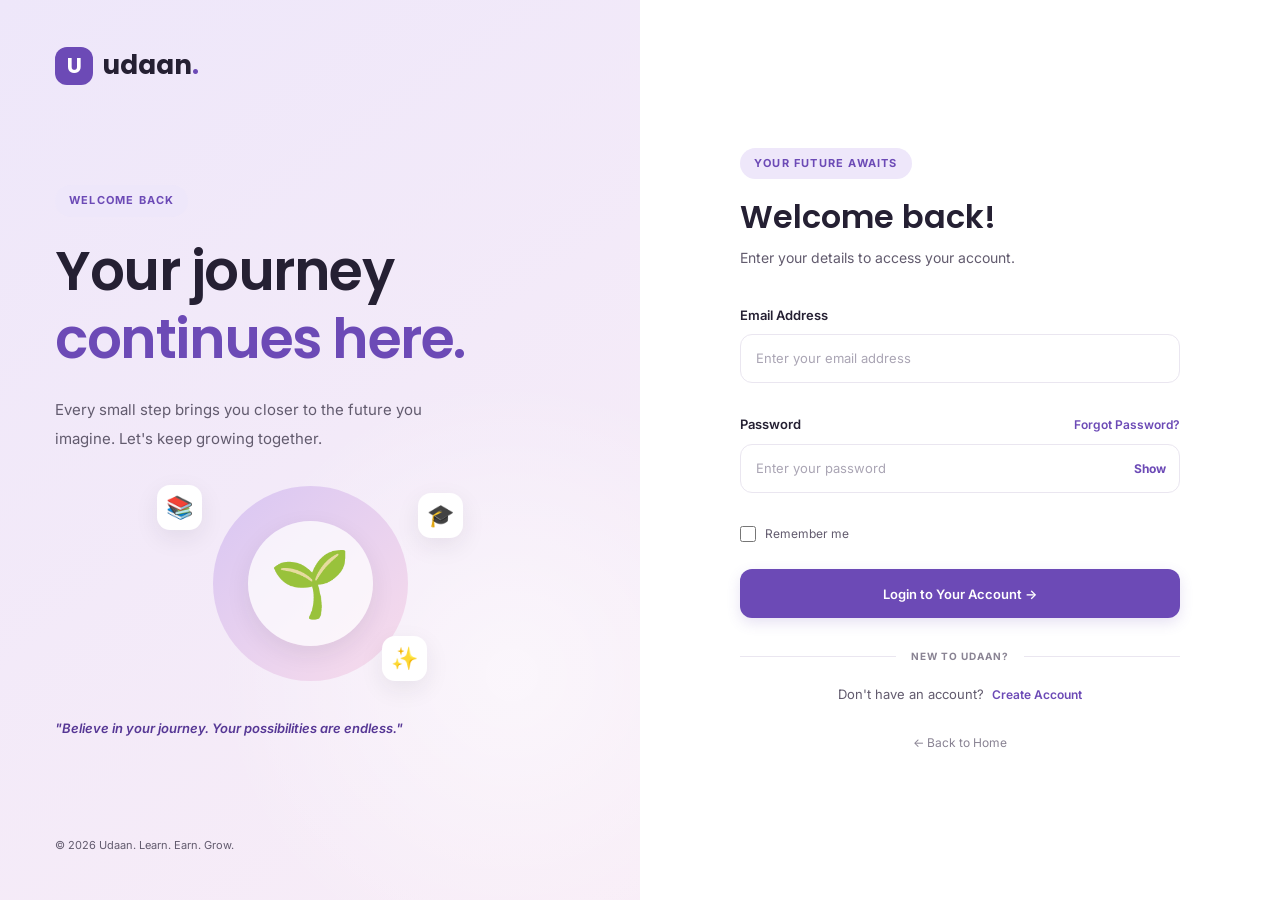
<file: Project01/pages/login.html>
<!DOCTYPE html>
<html lang="en">

<head>
    <meta charset="UTF-8">
    <meta name="viewport" content="width=device-width, initial-scale=1.0">

    <meta name="description"
        content="Login to your Udaan account and continue your journey towards education and independence.">

    <title>Login | Udaan</title>

    <!-- Google Fonts -->
    <link rel="preconnect" href="https://fonts.googleapis.com">
    <link rel="preconnect" href="https://fonts.gstatic.com" crossorigin>

    <link href="https://fonts.googleapis.com/css2?family=Inter:wght@400;500;600;700&family=Poppins:wght@400;500;600;700&display=swap"
        rel="stylesheet">

    <!-- Existing Global CSS -->
    <link rel="stylesheet" href="../css/style.css">

    <!-- Authentication CSS -->
    <link rel="stylesheet" href="../css/auth.css">

    <!-- Authentication JavaScript -->
    <script src="../js/auth.js" defer></script>
</head>

<body class="auth-body">

    <main class="auth-layout">

        <!-- LEFT SIDE: BRANDING -->

        <section class="auth-visual">

            <a href="../index.html" class="logo auth-logo">
                <span class="logo-icon">U</span>
                <span>udaan<span class="logo-dot">.</span></span>
            </a>

            <div class="auth-visual-content">

                <span class="section-tag">
                    WELCOME BACK
                </span>

                <h1>
                    Your journey
                    <span>continues here.</span>
                </h1>

                <p>
                    Every small step brings you closer
                    to the future you imagine.
                    Let's keep growing together.
                </p>

                <div class="auth-illustration">

                    <div class="auth-illustration-circle"></div>

                    <div class="auth-emoji">
                        🌱
                    </div>

                    <span class="auth-floating floating-one">📚</span>
                    <span class="auth-floating floating-two">🎓</span>
                    <span class="auth-floating floating-three">✨</span>

                </div>

                <div class="auth-quote">
                    "Believe in your journey.
                    Your possibilities are endless."
                </div>

            </div>

            <p class="auth-copyright">
                © <span id="auth-year"></span> Udaan. Learn. Earn. Grow.
            </p>

        </section>


        <!-- RIGHT SIDE: LOGIN FORM -->

        <section class="auth-form-section">

            <div class="auth-form-wrapper">

                <div class="auth-mobile-logo">
                    <a href="../index.html" class="logo">
                        <span class="logo-icon">U</span>
                        <span>udaan<span class="logo-dot">.</span></span>
                    </a>
                </div>

                <div class="auth-heading">

                    <span class="section-tag">
                        YOUR FUTURE AWAITS
                    </span>

                    <h2>Welcome back!</h2>

                    <p>
                        Enter your details to access your account.
                    </p>

                </div>


                <!-- LOGIN FORM -->

                <form id="login-form" class="auth-form" novalidate>

                    <div class="form-group">

                        <label for="login-email">
                            Email Address
                        </label>

                        <input
                            type="email"
                            id="login-email"
                            name="email"
                            placeholder="Enter your email address"
                            autocomplete="email"
                            required
                        >

                        <small class="field-error"
                            id="login-email-error"
                            aria-live="polite">
                        </small>

                    </div>


                    <div class="form-group">

                        <div class="label-row">

                            <label for="login-password">
                                Password
                            </label>

                            <a href="#forgot-password"
                                class="text-link"
                                id="forgot-password-link">
                                Forgot Password?
                            </a>

                        </div>

                        <div class="password-wrapper">

                            <input
                                type="password"
                                id="login-password"
                                name="password"
                                placeholder="Enter your password"
                                autocomplete="current-password"
                                required
                            >

                            <button
                                type="button"
                                class="password-toggle"
                                data-target="login-password"
                                aria-label="Show password"
                                aria-pressed="false">
                                Show
                            </button>

                        </div>

                        <small class="field-error"
                            id="login-password-error"
                            aria-live="polite">
                        </small>

                    </div>


                    <div class="form-options">

                        <label class="checkbox-label">
                            <input
                                type="checkbox"
                                id="remember-me"
                                name="remember"
                            >

                            <span>Remember me</span>
                        </label>

                    </div>


                    <div class="form-message"
                        id="login-message"
                        role="status"
                        aria-live="polite">
                    </div>


                    <button type="submit"
                        class="btn btn-primary auth-submit">
                        Login to Your Account →
                    </button>

                </form>


                <div class="auth-divider">
                    <span>NEW TO UDAAN?</span>
                </div>


                <p class="auth-switch">
                    Don't have an account?

                    <a href="signup.html" class="text-link">
                        Create Account
                    </a>
                </p>


                <a href="../index.html" class="back-home">
                    ← Back to Home
                </a>

            </div>

        </section>

    </main>

</body>
</html>
</file>
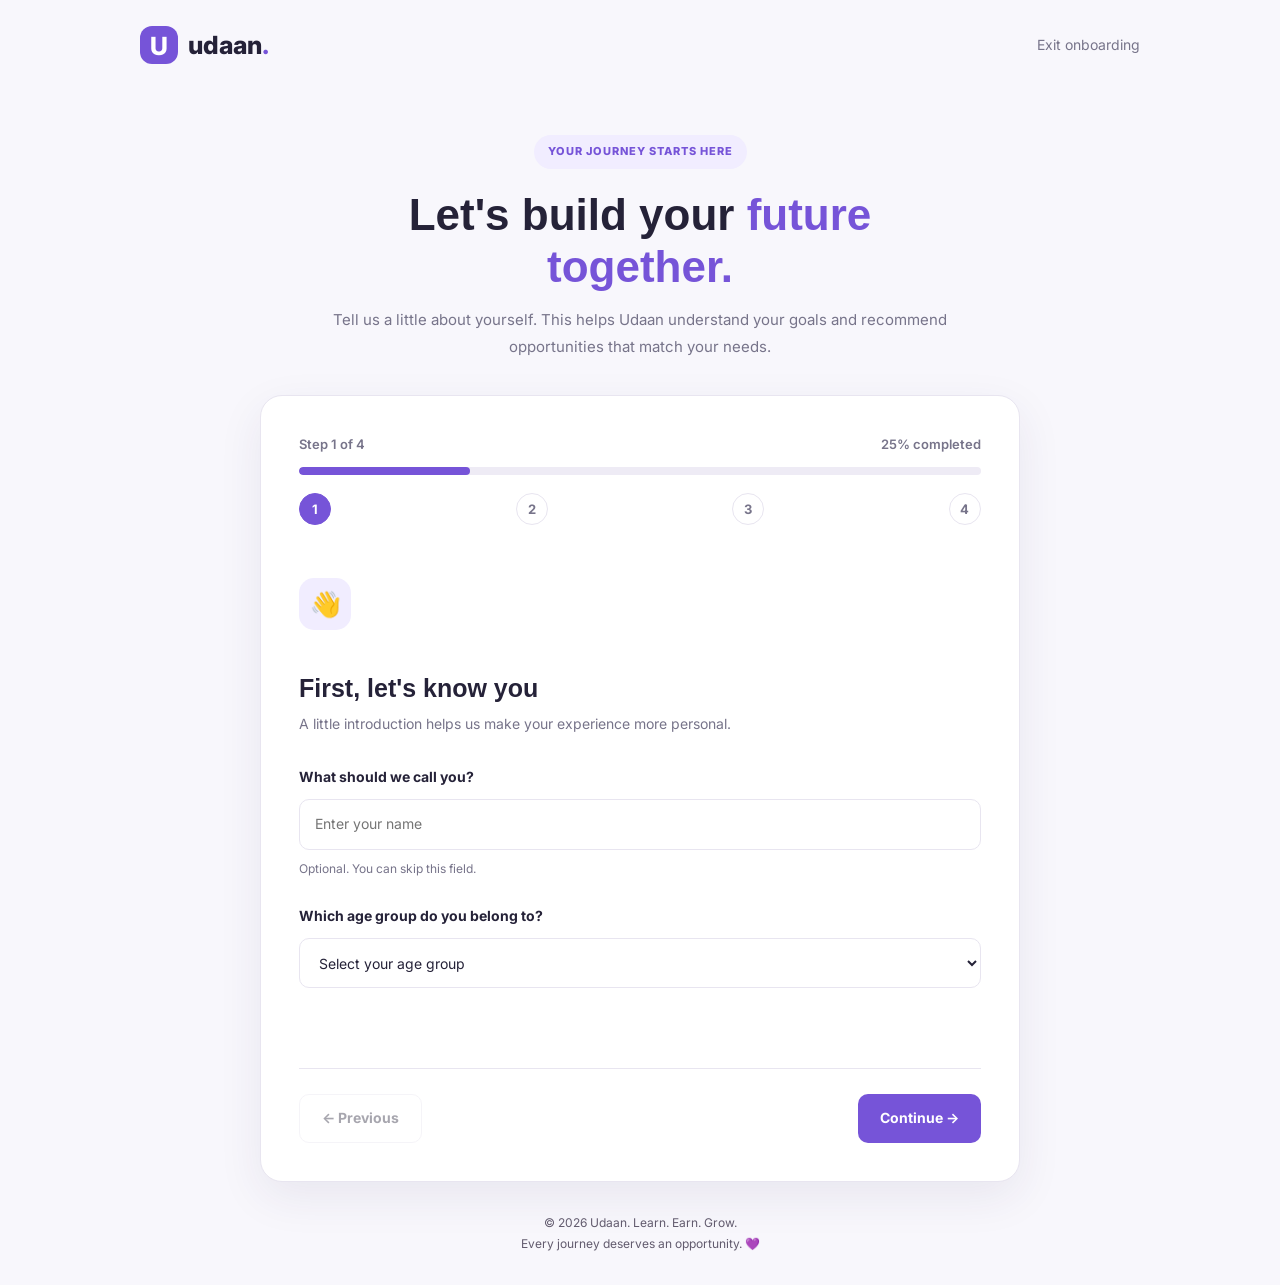
<file: Project01/pages/onboarrding.html>
<!DOCTYPE html>
<html lang="en">
<head>
    <meta charset="UTF-8">
    <meta name="viewport" content="width=device-width, initial-scale=1.0">

    <title>Get Started | Udaan</title>

    <meta name="description" content="Tell Udaan about your learning interests, educational background and goals.">

    <link rel="preconnect" href="https://fonts.googleapis.com">
    <link rel="preconnect" href="https://fonts.gstatic.com" crossorigin>

    <link href="https://fonts.googleapis.com/css2?family=Inter:wght@400;500;600;700;800&display=swap" rel="stylesheet">

    <link rel="stylesheet" href="../css/style.css">
    <link rel="stylesheet" href="../css/onboarding.css">

    <script src="../js/onboarding.js" defer></script>
</head>

<body class="onboarding-body">

    <main class="onboarding-container">

        <!-- Header -->
        <header class="onboarding-header">

            <a href="../index.html" class="onboarding-logo">
                <span class="logo-symbol">U</span>
                <span>udaan<span class="logo-dot">.</span></span>
            </a>

            <a href="../index.html" class="skip-link">
                Exit onboarding
            </a>

        </header>


        <!-- Introduction -->
        <section class="onboarding-intro">

            <span class="intro-tag">YOUR JOURNEY STARTS HERE</span>

            <h1>Let's build your <span>future together.</span></h1>

            <p>
                Tell us a little about yourself. This helps Udaan
                understand your goals and recommend opportunities
                that match your needs.
            </p>

        </section>


        <!-- Onboarding Card -->
        <section class="onboarding-card">

            <!-- Progress -->
            <div class="progress-section">

                <div class="progress-info">
                    <span id="step-label">Step 1 of 4</span>
                    <span id="progress-percentage">25% completed</span>
                </div>

                <div
                    class="progress-track"
                    role="progressbar"
                    aria-label="Onboarding progress"
                    aria-valuemin="1"
                    aria-valuemax="4"
                    aria-valuenow="1"
                    id="progress-bar"
                >
                    <div class="progress-fill" id="progress-fill"></div>
                </div>

                <div class="step-indicators">
                    <span class="step-indicator active" data-step="1">1</span>
                    <span class="step-indicator" data-step="2">2</span>
                    <span class="step-indicator" data-step="3">3</span>
                    <span class="step-indicator" data-step="4">4</span>
                </div>

            </div>


            <form id="onboarding-form" novalidate>

                <!-- STEP 1: BASIC PROFILE -->
                <section class="form-step active" data-step="1">

                    <div class="step-heading">
                        <span class="step-icon">👋</span>

                        <h2>First, let's know you</h2>

                        <p>
                            A little introduction helps us make your
                            experience more personal.
                        </p>
                    </div>


                    <div class="form-group">

                        <label for="display-name">
                            What should we call you?
                        </label>

                        <input
                            type="text"
                            id="display-name"
                            name="displayName"
                            placeholder="Enter your name"
                            maxlength="50"
                            autocomplete="given-name"
                        >

                        <small class="field-hint">
                            Optional. You can skip this field.
                        </small>

                    </div>


                    <div class="form-group">

                        <label for="age-group">
                            Which age group do you belong to?
                        </label>

                        <select id="age-group" name="ageGroup" required>

                            <option value="">Select your age group</option>
                            <option value="Under 18">Under 18</option>
                            <option value="18–21">18–21</option>
                            <option value="22–25">22–25</option>
                            <option value="26–30">26–30</option>
                            <option value="Above 30">Above 30</option>
                            <option value="Prefer not to say">Prefer not to say</option>

                        </select>

                        <small class="field-error" id="age-error"></small>

                    </div>

                </section>


                <!-- STEP 2: EDUCATION -->
                <section class="form-step" data-step="2" hidden>

                    <div class="step-heading">
                        <span class="step-icon">🎓</span>

                        <h2>Tell us about your education</h2>

                        <p>
                            This helps us suggest relevant courses,
                            scholarships and learning opportunities.
                        </p>
                    </div>


                    <div class="form-group">

                        <label for="education-level">
                            What is your current education level?
                        </label>

                        <select id="education-level" name="educationLevel" required>

                            <option value="">Choose education level</option>
                            <option value="School">School</option>
                            <option value="Higher Secondary">Higher Secondary</option>
                            <option value="Diploma">Diploma</option>
                            <option value="Undergraduate">Undergraduate</option>
                            <option value="Postgraduate">Postgraduate</option>
                            <option value="Graduated">Graduated</option>
                            <option value="Other">Other</option>

                        </select>

                        <small class="field-error" id="education-error"></small>

                    </div>


                    <div class="form-group">

                        <label>
                            What are you interested in learning?
                        </label>

                        <p class="field-description">
                            Select all that interest you.
                        </p>

                        <div class="choice-grid">

                            <label class="choice-card">
                                <input type="checkbox" name="interests" value="Technology">
                                <span>💻 Technology</span>
                            </label>

                            <label class="choice-card">
                                <input type="checkbox" name="interests" value="Business">
                                <span>📊 Business</span>
                            </label>

                            <label class="choice-card">
                                <input type="checkbox" name="interests" value="Healthcare">
                                <span>🩺 Healthcare</span>
                            </label>

                            <label class="choice-card">
                                <input type="checkbox" name="interests" value="Design">
                                <span>🎨 Design</span>
                            </label>

                            <label class="choice-card">
                                <input type="checkbox" name="interests" value="Finance">
                                <span>💰 Finance</span>
                            </label>

                            <label class="choice-card">
                                <input type="checkbox" name="interests" value="Communication">
                                <span>🗣️ Communication</span>
                            </label>

                        </div>

                        <small class="field-error" id="interests-error"></small>

                    </div>

                </section>


                <!-- STEP 3: CHALLENGES -->
                <section class="form-step" data-step="3" hidden>

                    <div class="step-heading">
                        <span class="step-icon">💜</span>

                        <h2>What challenges do you face?</h2>

                        <p>
                            Understanding your challenges helps us find
                            better opportunities and support.
                        </p>
                    </div>


                    <div class="privacy-note">
                        🔒 This section is optional. Share only what
                        you feel comfortable sharing.
                    </div>


                    <div class="form-group">

                        <label>
                            Which challenges affect your learning journey?
                        </label>

                        <p class="field-description">
                            Select any that apply. You can also skip this step.
                        </p>

                        <div class="challenge-list">

                            <label class="choice-card">
                                <input type="checkbox" name="challenges" value="Financial difficulties">
                                <span>💸 Financial difficulties</span>
                            </label>

                            <label class="choice-card">
                                <input type="checkbox" name="challenges" value="Limited access to education">
                                <span>📚 Limited access to education</span>
                            </label>

                            <label class="choice-card">
                                <input type="checkbox" name="challenges" value="Family responsibilities">
                                <span>🏠 Family responsibilities</span>
                            </label>

                            <label class="choice-card">
                                <input type="checkbox" name="challenges" value="Mobility or transportation">
                                <span>🚌 Mobility or transportation</span>
                            </label>

                            <label class="choice-card">
                                <input type="checkbox" name="challenges" value="Safety concerns">
                                <span>🛡️ Safety concerns</span>
                            </label>

                            <label class="choice-card">
                                <input type="checkbox" name="challenges" value="Limited digital access">
                                <span>📱 Limited digital access</span>
                            </label>

                            <label class="choice-card">
                                <input type="checkbox" name="challenges" value="Lack of career guidance">
                                <span>🧭 Lack of career guidance</span>
                            </label>

                            <label class="choice-card">
                                <input type="checkbox" name="challenges" value="Other challenges">
                                <span>✨ Other challenges</span>
                            </label>

                        </div>

                    </div>

                </section>


                <!-- STEP 4: GOALS -->
                <section class="form-step" data-step="4" hidden>

                    <div class="step-heading">
                        <span class="step-icon">🚀</span>

                        <h2>What do you want to achieve?</h2>

                        <p>
                            Let's understand your goals and how you
                            prefer to learn.
                        </p>
                    </div>


                    <div class="form-group">

                        <label for="career-goal">
                            What is your main goal?
                        </label>

                        <select id="career-goal" name="careerGoal" required>

                            <option value="">Choose your goal</option>
                            <option value="Continue my education">Continue my education</option>
                            <option value="Find scholarships">Find scholarships</option>
                            <option value="Learn new skills">Learn new skills</option>
                            <option value="Get a job">Get a job</option>
                            <option value="Start earning">Start earning</option>
                            <option value="Start a business">Start a business</option>
                            <option value="Explore career options">Explore career options</option>

                        </select>

                        <small class="field-error" id="goal-error"></small>

                    </div>


                    <div class="form-group">

                        <label>
                            How do you prefer to learn?
                        </label>

                        <div class="choice-grid">

                            <label class="choice-card">
                                <input type="radio" name="learningMode" value="Online courses">
                                <span>💻 Online courses</span>
                            </label>

                            <label class="choice-card">
                                <input type="radio" name="learningMode" value="Videos">
                                <span>🎥 Videos</span>
                            </label>

                            <label class="choice-card">
                                <input type="radio" name="learningMode" value="Reading">
                                <span>📖 Reading</span>
                            </label>

                            <label class="choice-card">
                                <input type="radio" name="learningMode" value="Practical projects">
                                <span>🛠️ Practical projects</span>
                            </label>

                            <label class="choice-card">
                                <input type="radio" name="learningMode" value="Mentorship">
                                <span>🤝 Mentorship</span>
                            </label>

                            <label class="choice-card">
                                <input type="radio" name="learningMode" value="Not sure yet">
                                <span>🌱 Not sure yet</span>
                            </label>

                        </div>

                        <small class="field-error" id="learning-error"></small>

                    </div>

                </section>


                <!-- FINAL REVIEW -->
                <section class="form-step" data-step="5" hidden>

                    <div class="step-heading">
                        <span class="step-icon">✨</span>

                        <h2>Your journey is ready!</h2>

                        <p>
                            Review your answers before completing
                            your Udaan profile.
                        </p>
                    </div>

                    <div id="review-content" class="review-content">
                    </div>

                    <div class="privacy-note">
                        Your answers are currently held only in this
                        page's memory. This demo does not submit them
                        to a server.
                    </div>

                </section>


                <!-- Form Message -->
                <p
                    id="form-message"
                    class="form-message"
                    role="alert"
                    aria-live="polite"
                ></p>


                <!-- Navigation Buttons -->
                <div class="form-navigation">

                    <button
                        type="button"
                        id="previous-btn"
                        class="nav-btn previous-btn"
                        disabled
                    >
                        ← Previous
                    </button>

                    <button
                        type="button"
                        id="next-btn"
                        class="nav-btn next-btn"
                    >
                        Continue →
                    </button>

                    <button
                        type="submit"
                        id="submit-btn"
                        class="nav-btn next-btn"
                        hidden
                    >
                        Complete Profile ✓
                    </button>

                </div>

            </form>


            <!-- Completion Message -->
            <div id="success-screen" class="success-screen" hidden>

                <div class="success-icon">🎉</div>

                <h2>Welcome to Udaan!</h2>

                <p>
                    Your onboarding demo is complete.
                    Your next step is to explore opportunities
                    that can help you learn, earn and grow.
                </p>

                <a href="../index.html" class="home-btn">
                    Back to Home →
                </a>

            </div>

        </section>


        <footer class="onboarding-footer">
            <p>© <span id="onboarding-year"></span> Udaan. Learn. Earn. Grow.</p>
            <p>Every journey deserves an opportunity. 💜</p>
        </footer>

    </main>

</body>
</html>
</file>
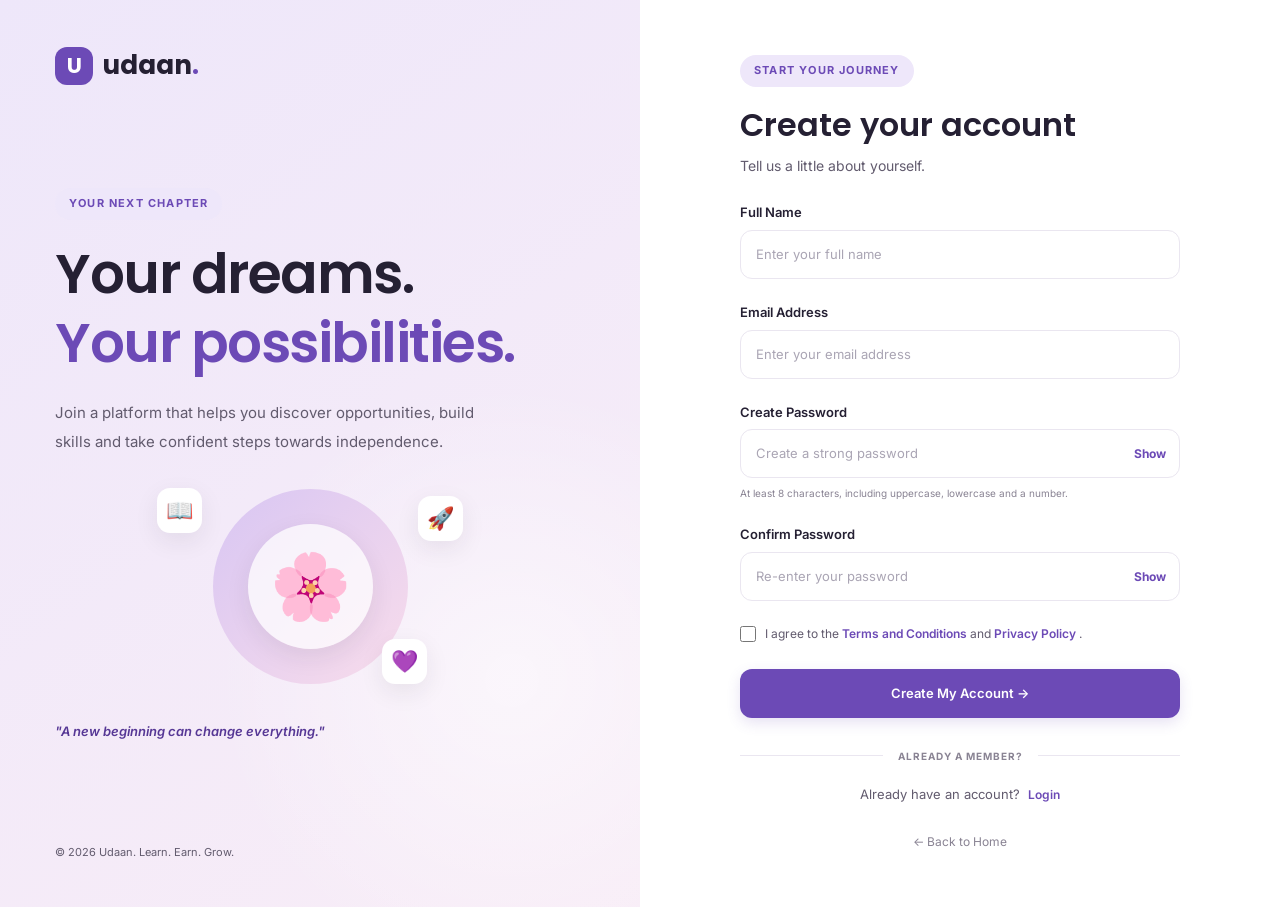
<file: Project01/pages/signup.html>
<!DOCTYPE html>
<html lang="en">

<head>
    <meta charset="UTF-8">
    <meta name="viewport" content="width=device-width, initial-scale=1.0">

    <meta name="description"
        content="Create your Udaan account and discover education, scholarship and career opportunities.">

    <title>Create Account | Udaan</title>

    <!-- Google Fonts -->
    <link rel="preconnect" href="https://fonts.googleapis.com">
    <link rel="preconnect" href="https://fonts.gstatic.com" crossorigin>

    <link href="https://fonts.googleapis.com/css2?family=Inter:wght@400;500;600;700&family=Poppins:wght@400;500;600;700&display=swap"
        rel="stylesheet">

    <!-- Existing Global CSS -->
    <link rel="stylesheet" href="../css/style.css">

    <!-- Authentication CSS -->
    <link rel="stylesheet" href="../css/auth.css">

    <!-- Authentication JavaScript -->
    <script src="../js/auth.js" defer></script>
</head>

<body class="auth-body">

    <main class="auth-layout signup-layout">

        <!-- LEFT SIDE: BRANDING -->

        <section class="auth-visual">

            <a href="../index.html" class="logo auth-logo">
                <span class="logo-icon">U</span>
                <span>udaan<span class="logo-dot">.</span></span>
            </a>

            <div class="auth-visual-content">

                <span class="section-tag">
                    YOUR NEXT CHAPTER
                </span>

                <h1>
                    Your dreams.
                    <span>Your possibilities.</span>
                </h1>

                <p>
                    Join a platform that helps you discover
                    opportunities, build skills and take
                    confident steps towards independence.
                </p>

                <div class="auth-illustration">

                    <div class="auth-illustration-circle"></div>

                    <div class="auth-emoji">
                        🌸
                    </div>

                    <span class="auth-floating floating-one">📖</span>
                    <span class="auth-floating floating-two">🚀</span>
                    <span class="auth-floating floating-three">💜</span>

                </div>

                <div class="auth-quote">
                    "A new beginning can change everything."
                </div>

            </div>

            <p class="auth-copyright">
                © <span id="auth-year"></span> Udaan. Learn. Earn. Grow.
            </p>

        </section>


        <!-- RIGHT SIDE: SIGNUP FORM -->

        <section class="auth-form-section">

            <div class="auth-form-wrapper signup-wrapper">

                <div class="auth-mobile-logo">
                    <a href="../index.html" class="logo">
                        <span class="logo-icon">U</span>
                        <span>udaan<span class="logo-dot">.</span></span>
                    </a>
                </div>

                <div class="auth-heading">

                    <span class="section-tag">
                        START YOUR JOURNEY
                    </span>

                    <h2>Create your account</h2>

                    <p>
                        Tell us a little about yourself.
                    </p>

                </div>


                <!-- SIGNUP FORM -->

                <form id="signup-form" class="auth-form" novalidate>

                    <div class="form-group">

                        <label for="signup-name">
                            Full Name
                        </label>

                        <input
                            type="text"
                            id="signup-name"
                            name="name"
                            placeholder="Enter your full name"
                            autocomplete="name"
                            minlength="2"
                            maxlength="60"
                            required
                        >

                        <small class="field-error"
                            id="signup-name-error"
                            aria-live="polite">
                        </small>

                    </div>


                    <div class="form-group">

                        <label for="signup-email">
                            Email Address
                        </label>

                        <input
                            type="email"
                            id="signup-email"
                            name="email"
                            placeholder="Enter your email address"
                            autocomplete="email"
                            required
                        >

                        <small class="field-error"
                            id="signup-email-error"
                            aria-live="polite">
                        </small>

                    </div>


                    <div class="form-group">

                        <label for="signup-password">
                            Create Password
                        </label>

                        <div class="password-wrapper">

                            <input
                                type="password"
                                id="signup-password"
                                name="password"
                                placeholder="Create a strong password"
                                autocomplete="new-password"
                                minlength="8"
                                required
                            >

                            <button
                                type="button"
                                class="password-toggle"
                                data-target="signup-password"
                                aria-label="Show password"
                                aria-pressed="false">
                                Show
                            </button>

                        </div>

                        <small class="field-hint">
                            At least 8 characters, including uppercase,
                            lowercase and a number.
                        </small>

                        <small class="field-error"
                            id="signup-password-error"
                            aria-live="polite">
                        </small>

                    </div>


                    <div class="form-group">

                        <label for="confirm-password">
                            Confirm Password
                        </label>

                        <div class="password-wrapper">

                            <input
                                type="password"
                                id="confirm-password"
                                name="confirmPassword"
                                placeholder="Re-enter your password"
                                autocomplete="new-password"
                                required
                            >

                            <button
                                type="button"
                                class="password-toggle"
                                data-target="confirm-password"
                                aria-label="Show password"
                                aria-pressed="false">
                                Show
                            </button>

                        </div>

                        <small class="field-error"
                            id="confirm-password-error"
                            aria-live="polite">
                        </small>

                    </div>


                    <div class="terms-group">

                        <label class="checkbox-label">

                            <input
                                type="checkbox"
                                id="terms"
                                name="terms"
                                required
                            >

                            <span>
                                I agree to the
                                <a href="#terms"
                                    class="text-link">
                                    Terms and Conditions
                                </a>
                                and
                                <a href="#privacy"
                                    class="text-link">
                                    Privacy Policy
                                </a>.
                            </span>

                        </label>

                        <small class="field-error"
                            id="terms-error"
                            aria-live="polite">
                        </small>

                    </div>


                    <div class="form-message"
                        id="signup-message"
                        role="status"
                        aria-live="polite">
                    </div>


                    <button type="submit"
                        class="btn btn-primary auth-submit">
                        Create My Account →
                    </button>

                </form>


                <div class="auth-divider">
                    <span>ALREADY A MEMBER?</span>
                </div>


                <p class="auth-switch">
                    Already have an account?

                    <a href="login.html" class="text-link">
                        Login
                    </a>
                </p>


                <a href="../index.html" class="back-home">
                    ← Back to Home
                </a>

            </div>

        </section>

    </main>

</body>
</html>
</file>
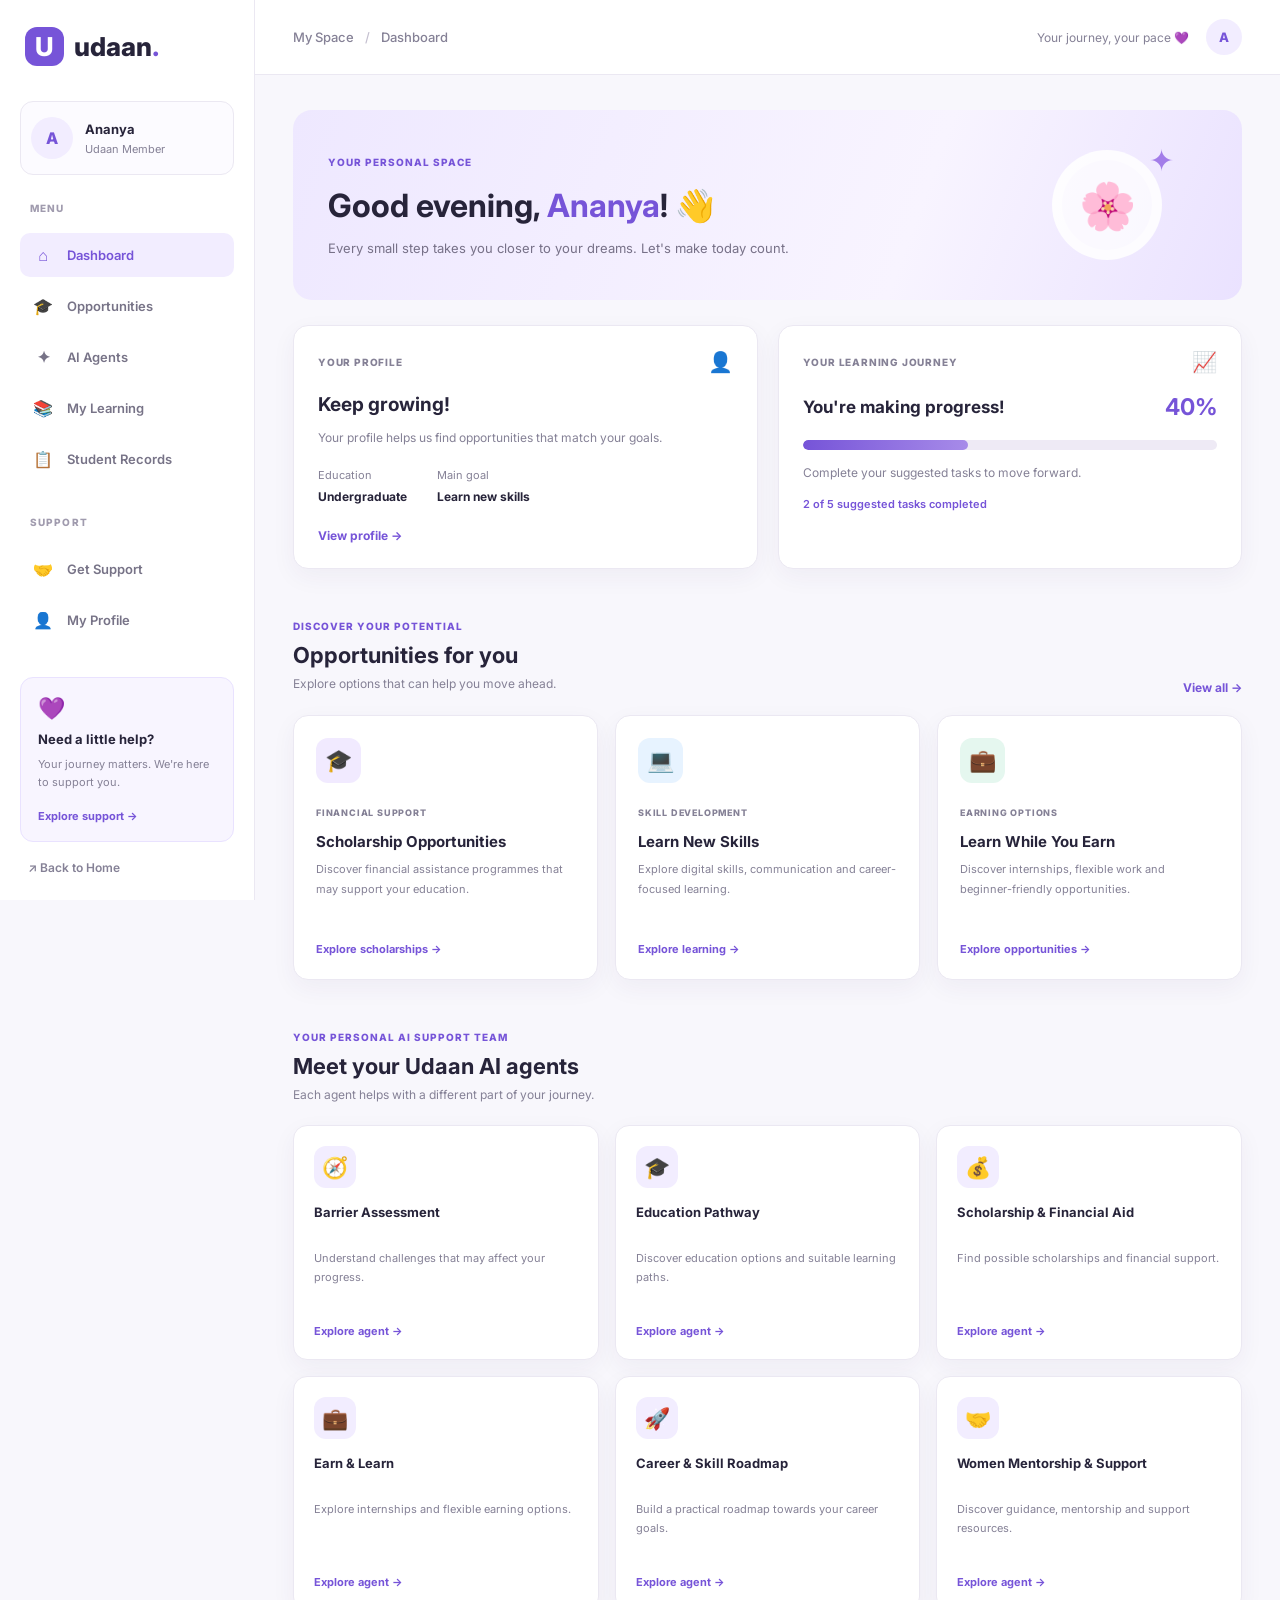
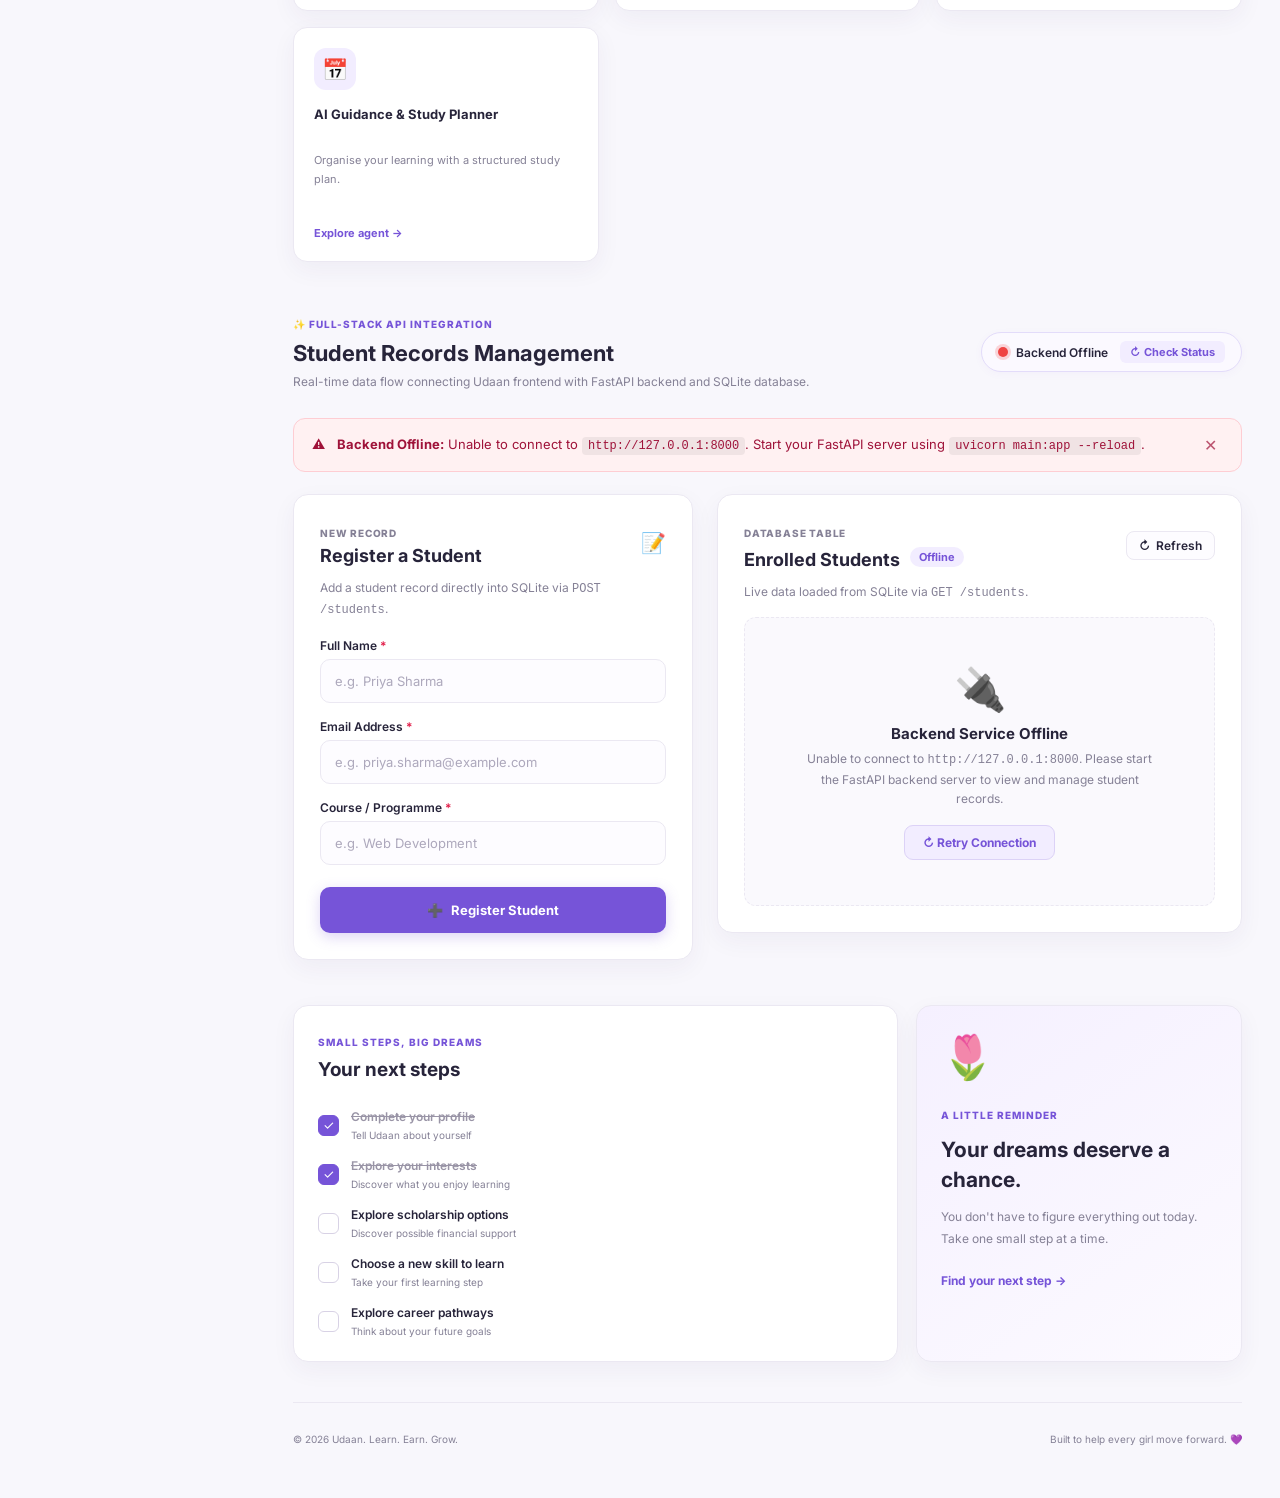
<file: Project04/frontend/pages/dashboard.html>
<!DOCTYPE html>
<html lang="en">

<head>
    <meta charset="UTF-8">
    <meta name="viewport" content="width=device-width, initial-scale=1.0">

    <title>Dashboard | Udaan</title>

    <meta name="description" content="Your personal Udaan dashboard for learning, earning and growing.">

    <link rel="preconnect" href="https://fonts.googleapis.com">
    <link rel="preconnect" href="https://fonts.gstatic.com" crossorigin>

    <link href="https://fonts.googleapis.com/css2?family=Inter:wght@400;500;600;700;800&display=swap" rel="stylesheet">

    <link rel="stylesheet" href="../css/dashboard.css">

    <script src="../js/dashboard.js" defer></script>
    <script src="../js/api.js" defer></script>
</head>

<body>

    <div class="dashboard-layout">

        <!-- MOBILE OVERLAY -->
        <div class="sidebar-overlay" id="sidebar-overlay"></div>


        <!-- SIDEBAR -->
        <aside class="sidebar" id="sidebar">

            <a href="../index.html" class="brand">
                <span class="brand-icon">U</span>
                <span>udaan<span class="brand-dot">.</span></span>
            </a>


            <div class="sidebar-profile">

                <div class="profile-avatar">A</div>

                <div>
                    <h3 id="sidebar-user-name">Ananya</h3>
                    <p>Udaan Member</p>
                </div>

            </div>


            <nav class="sidebar-navigation" aria-label="Main navigation">

                <p class="nav-heading">MENU</p>

                <a href="#overview" class="nav-link active">
                    <span>⌂</span>
                    Dashboard
                </a>

                <a href="#opportunities" class="nav-link">
                    <span>🎓</span>
                    Opportunities
                </a>

                <a href="#agents" class="nav-link">
                    <span>✦</span>
                    AI Agents
                </a>

                <a href="#learning" class="nav-link">
                    <span>📚</span>
                    My Learning
                </a>

                <a href="#students-section" class="nav-link" id="nav-students">
                    <span>📋</span>
                    Student Records
                </a>


                <p class="nav-heading support-heading">SUPPORT</p>

                <a href="#support" class="nav-link">
                    <span>🤝</span>
                    Get Support
                </a>

                <a href="#profile" class="nav-link">
                    <span>👤</span>
                    My Profile
                </a>

            </nav>


            <div class="sidebar-bottom">

                <div class="sidebar-help">
                    <div class="help-icon">💜</div>

                    <h4>Need a little help?</h4>

                    <p>
                        Your journey matters. We're here to support you.
                    </p>

                    <a href="#support">Explore support →</a>
                </div>

                <a href="../index.html" class="logout-link">
                    <span>↗</span>
                    Back to Home
                </a>

            </div>

        </aside>


        <!-- MAIN CONTENT -->
        <main class="main-content" id="overview">


            <!-- TOP BAR -->
            <header class="topbar">

                <button
                    class="menu-toggle"
                    id="menu-toggle"
                    type="button"
                    aria-label="Open navigation menu"
                    aria-expanded="false"
                    aria-controls="sidebar"
                >
                    ☰
                </button>

                <div class="breadcrumb">
                    My Space <span>/</span> Dashboard
                </div>

                <div class="topbar-actions">

                    <span class="topbar-label">Your journey, your pace 💜</span>

                    <div class="topbar-avatar" id="topbar-avatar">A</div>

                </div>

            </header>


            <div class="dashboard-content">


                <!-- WELCOME SECTION -->
                <section class="welcome-section">

                    <div class="welcome-text">

                        <span class="welcome-tag">YOUR PERSONAL SPACE</span>

                        <h1>
                            <span id="greeting">Good morning</span>,
                            <span id="welcome-name">Ananya</span>! 👋
                        </h1>

                        <p>
                            Every small step takes you closer to your dreams.
                            Let's make today count.
                        </p>

                    </div>

                    <div class="welcome-illustration">
                        <div class="illustration-circle">
                            🌸
                        </div>
                        <span class="floating-star">✦</span>
                    </div>

                </section>


                <!-- PROFILE AND PROGRESS -->
                <section class="overview-grid">

                    <article class="overview-card profile-card" id="profile">

                        <div class="card-top">
                            <span class="card-label">YOUR PROFILE</span>
                            <span class="card-icon">👤</span>
                        </div>

                        <h2>Keep growing!</h2>

                        <p class="card-description">
                            Your profile helps us find opportunities
                            that match your goals.
                        </p>

                        <div class="profile-details">

                            <div>
                                <span>Education</span>
                                <strong id="profile-education">Undergraduate</strong>
                            </div>

                            <div>
                                <span>Main goal</span>
                                <strong id="profile-goal">Learn new skills</strong>
                            </div>

                        </div>

                        <a href="#profile" class="text-link">
                            View profile →
                        </a>

                    </article>


                    <article class="overview-card progress-card" id="learning">

                        <div class="card-top">
                            <span class="card-label">YOUR LEARNING JOURNEY</span>
                            <span class="card-icon">📈</span>
                        </div>

                        <div class="progress-heading">
                            <h2>You're making progress!</h2>
                            <strong id="progress-number">40%</strong>
                        </div>

                        <div
                            class="dashboard-progress-track"
                            role="progressbar"
                            aria-label="Learning task progress"
                            aria-valuemin="0"
                            aria-valuemax="100"
                            aria-valuenow="40"
                            id="dashboard-progress"
                        >
                            <div
                                class="dashboard-progress-fill"
                                id="dashboard-progress-fill"
                            ></div>
                        </div>

                        <p class="card-description">
                            Complete your suggested tasks to move forward.
                        </p>

                        <span class="progress-caption" id="progress-caption">
                            2 of 5 suggested tasks completed
                        </span>

                    </article>

                </section>


                <!-- OPPORTUNITIES -->
                <section class="dashboard-section" id="opportunities">

                    <div class="section-heading">

                        <div>
                            <span class="section-tag">DISCOVER YOUR POTENTIAL</span>
                            <h2>Opportunities for you</h2>
                            <p>Explore options that can help you move ahead.</p>
                        </div>

                        <a href="#opportunities" class="view-all-link">
                            View all →
                        </a>

                    </div>


                    <div class="opportunity-grid">

                        <article class="opportunity-card">

                            <div class="opportunity-icon scholarship-icon">
                                🎓
                            </div>

                            <span class="opportunity-type">FINANCIAL SUPPORT</span>

                            <h3>Scholarship Opportunities</h3>

                            <p>
                                Discover financial assistance programmes
                                that may support your education.
                            </p>

                            <a href="#agents" class="opportunity-link">
                                Explore scholarships →
                            </a>

                        </article>


                        <article class="opportunity-card">

                            <div class="opportunity-icon skill-icon">
                                💻
                            </div>

                            <span class="opportunity-type">SKILL DEVELOPMENT</span>

                            <h3>Learn New Skills</h3>

                            <p>
                                Explore digital skills, communication
                                and career-focused learning.
                            </p>

                            <a href="#agents" class="opportunity-link">
                                Explore learning →
                            </a>

                        </article>


                        <article class="opportunity-card">

                            <div class="opportunity-icon earning-icon">
                                💼
                            </div>

                            <span class="opportunity-type">EARNING OPTIONS</span>

                            <h3>Learn While You Earn</h3>

                            <p>
                                Discover internships, flexible work
                                and beginner-friendly opportunities.
                            </p>

                            <a href="#agents" class="opportunity-link">
                                Explore opportunities →
                            </a>

                        </article>

                    </div>

                </section>


                <!-- AI AGENTS -->
                <section class="dashboard-section" id="agents">

                    <div class="section-heading">

                        <div>
                            <span class="section-tag">YOUR PERSONAL AI SUPPORT TEAM</span>
                            <h2>Meet your Udaan AI agents</h2>
                            <p>Each agent helps with a different part of your journey.</p>
                        </div>

                    </div>


                    <div class="agents-grid">

                        <article class="agent-card">
                            <div class="agent-icon">🧭</div>
                            <h3>Barrier Assessment</h3>
                            <p>Understand challenges that may affect your progress.</p>
                            <button class="agent-button" data-agent="barrier">
                                Explore agent →
                            </button>
                        </article>


                        <article class="agent-card">
                            <div class="agent-icon">🎓</div>
                            <h3>Education Pathway</h3>
                            <p>Discover education options and suitable learning paths.</p>
                            <button class="agent-button" data-agent="education">
                                Explore agent →
                            </button>
                        </article>


                        <article class="agent-card">
                            <div class="agent-icon">💰</div>
                            <h3>Scholarship & Financial Aid</h3>
                            <p>Find possible scholarships and financial support.</p>
                            <button class="agent-button" data-agent="scholarship">
                                Explore agent →
                            </button>
                        </article>


                        <article class="agent-card">
                            <div class="agent-icon">💼</div>
                            <h3>Earn & Learn</h3>
                            <p>Explore internships and flexible earning options.</p>
                            <button class="agent-button" data-agent="earning">
                                Explore agent →
                            </button>
                        </article>


                        <article class="agent-card">
                            <div class="agent-icon">🚀</div>
                            <h3>Career & Skill Roadmap</h3>
                            <p>Build a practical roadmap towards your career goals.</p>
                            <button class="agent-button" data-agent="career">
                                Explore agent →
                            </button>
                        </article>


                        <article class="agent-card">
                            <div class="agent-icon">🤝</div>
                            <h3>Women Mentorship & Support</h3>
                            <p>Discover guidance, mentorship and support resources.</p>
                            <button class="agent-button" data-agent="mentorship">
                                Explore agent →
                            </button>
                        </article>


                        <article class="agent-card">
                            <div class="agent-icon">📅</div>
                            <h3>AI Guidance & Study Planner</h3>
                            <p>Organise your learning with a structured study plan.</p>
                            <button class="agent-button" data-agent="planner">
                                Explore agent →
                            </button>
                        </article>

                    </div>


                    <!-- AGENT DETAIL PANEL -->
                    <div
                        class="agent-detail-panel"
                        id="agent-detail-panel"
                        hidden
                        aria-live="polite"
                    >

                        <div class="agent-detail-content">
                            <span class="detail-tag">UDAAN AI AGENT</span>
                            <h3 id="agent-detail-title"></h3>
                            <p id="agent-detail-description"></p>
                            <span class="coming-soon-label">
                                Backend integration coming soon
                            </span>
                        </div>

                        <button
                            type="button"
                            id="close-agent-detail"
                            class="close-detail-btn"
                            aria-label="Close agent details"
                        >
                            ✕
                        </button>

                    </div>

                </section>


                <!-- =========================================
                     STUDENT RECORDS / API INTEGRATION SECTION
                ========================================= -->
                <section class="dashboard-section api-integration-section" id="students-section">

                    <div class="section-heading api-section-heading">

                        <div>
                            <span class="section-tag">✨ FULL-STACK API INTEGRATION</span>
                            <h2>Student Records Management</h2>
                            <p>Real-time data flow connecting Udaan frontend with FastAPI backend and SQLite database.</p>
                        </div>

                        <!-- API Connection Status Badge -->
                        <div class="api-status-widget" id="api-status-widget">
                            <div class="status-indicator" id="status-indicator">
                                <span class="status-pulse" id="status-pulse"></span>
                                <span class="status-label" id="status-label">Checking API...</span>
                            </div>
                            <button type="button" class="btn-check-api" id="btn-check-api" title="Check API connectivity">
                                ↻ Check Status
                            </button>
                        </div>

                    </div>

                    <!-- Global Section Alert/Banner -->
                    <div class="api-banner" id="api-banner" hidden role="alert" aria-live="polite">
                        <span class="banner-icon" id="banner-icon">ℹ️</span>
                        <div class="banner-text" id="banner-text"></div>
                        <button type="button" class="banner-close" id="banner-close" aria-label="Close notification">✕</button>
                    </div>

                    <!-- Two-Column API Grid: Form (Register) + Records Table -->
                    <div class="api-grid">

                        <!-- CARD 1: REGISTER STUDENT -->
                        <article class="api-card register-card">

                            <div class="card-top">
                                <div>
                                    <span class="card-label">NEW RECORD</span>
                                    <h3 class="api-card-title">Register a Student</h3>
                                </div>
                                <span class="card-icon">📝</span>
                            </div>

                            <p class="card-description">
                                Add a student record directly into SQLite via <code>POST /students</code>.
                            </p>

                            <form id="form-register-student" class="api-form" novalidate>

                                <div class="api-form-group">
                                    <label for="student-name">
                                        Full Name <span class="required-star">*</span>
                                    </label>
                                    <input
                                        type="text"
                                        id="student-name"
                                        name="name"
                                        placeholder="e.g. Priya Sharma"
                                        required
                                        minlength="2"
                                        maxlength="50"
                                        autocomplete="name"
                                    >
                                    <span class="field-error" id="error-name" hidden></span>
                                </div>

                                <div class="api-form-group">
                                    <label for="student-email">
                                        Email Address <span class="required-star">*</span>
                                    </label>
                                    <input
                                        type="email"
                                        id="student-email"
                                        name="email"
                                        placeholder="e.g. priya.sharma@example.com"
                                        required
                                        autocomplete="email"
                                    >
                                    <span class="field-error" id="error-email" hidden></span>
                                </div>

                                <div class="api-form-group">
                                    <label for="student-course">
                                        Course / Programme <span class="required-star">*</span>
                                    </label>
                                    <input
                                        type="text"
                                        id="student-course"
                                        name="course"
                                        placeholder="e.g. Web Development"
                                        required
                                        minlength="2"
                                        maxlength="100"
                                    >
                                    <span class="field-error" id="error-course" hidden></span>
                                </div>

                                <div class="form-actions">
                                    <button type="submit" id="btn-register" class="btn-udaan-primary">
                                        <span class="btn-icon">➕</span>
                                        <span class="btn-text">Register Student</span>
                                    </button>
                                </div>

                                <!-- Form Message -->
                                <div class="form-feedback" id="register-feedback" hidden></div>

                            </form>

                        </article>


                        <!-- CARD 2: DISPLAY DATABASE RECORDS -->
                        <article class="api-card records-card">

                            <div class="card-top">
                                <div>
                                    <span class="card-label">DATABASE TABLE</span>
                                    <div class="records-title-row">
                                        <h3 class="api-card-title">Enrolled Students</h3>
                                        <span class="student-count-badge" id="student-count">0 students</span>
                                    </div>
                                </div>
                                <button type="button" class="btn-refresh-data" id="btn-refresh" title="Reload students from API">
                                    <span>↻</span> Refresh
                                </button>
                            </div>

                            <p class="card-description">
                                Live data loaded from SQLite via <code>GET /students</code>.
                            </p>

                            <!-- Table Feedback Banner -->
                            <div class="table-feedback" id="table-feedback" hidden></div>

                            <!-- Loading State -->
                            <div class="api-loading-state" id="students-loading">
                                <div class="udaan-spinner"></div>
                                <p>Loading student records from backend...</p>
                            </div>

                            <!-- Empty State -->
                            <div class="api-empty-state" id="students-empty" hidden>
                                <div class="empty-icon">📂</div>
                                <h4>No Student Records Found</h4>
                                <p>The database is currently empty. Use the registration form to add your first student record.</p>
                            </div>

                            <!-- Offline State -->
                            <div class="api-offline-state" id="students-offline" hidden>
                                <div class="offline-icon">🔌</div>
                                <h4>Backend Service Offline</h4>
                                <p>Unable to connect to <code>http://127.0.0.1:8000</code>. Please start the FastAPI backend server to view and manage student records.</p>
                                <button type="button" class="btn-udaan-secondary" id="btn-offline-retry">
                                    ↻ Retry Connection
                                </button>
                            </div>

                            <!-- Responsive Table -->
                            <div class="table-responsive" id="students-table-wrapper" hidden>
                                <table class="udaan-table" id="students-table">
                                    <thead>
                                        <tr>
                                            <th>ID</th>
                                            <th>Student Name</th>
                                            <th>Email</th>
                                            <th>Course</th>
                                            <th>Actions</th>
                                        </tr>
                                    </thead>
                                    <tbody id="students-table-body">
                                        <!-- Dynamic student rows rendered by api.js -->
                                    </tbody>
                                </table>
                            </div>

                        </article>

                    </div>

                </section>


                <!-- TASKS AND SUPPORT -->
                <section class="bottom-grid" id="support">

                    <article class="tasks-card">

                        <div class="section-heading compact-heading">

                            <div>
                                <span class="section-tag">SMALL STEPS, BIG DREAMS</span>
                                <h2>Your next steps</h2>
                            </div>

                        </div>


                        <div class="task-list">

                            <label class="task-item">
                                <input type="checkbox" class="task-checkbox" checked>
                                <span class="task-checkmark"></span>
                                <span class="task-text">
                                    <strong>Complete your profile</strong>
                                    <small>Tell Udaan about yourself</small>
                                </span>
                            </label>


                            <label class="task-item">
                                <input type="checkbox" class="task-checkbox" checked>
                                <span class="task-checkmark"></span>
                                <span class="task-text">
                                    <strong>Explore your interests</strong>
                                    <small>Discover what you enjoy learning</small>
                                </span>
                            </label>


                            <label class="task-item">
                                <input type="checkbox" class="task-checkbox">
                                <span class="task-checkmark"></span>
                                <span class="task-text">
                                    <strong>Explore scholarship options</strong>
                                    <small>Discover possible financial support</small>
                                </span>
                            </label>


                            <label class="task-item">
                                <input type="checkbox" class="task-checkbox">
                                <span class="task-checkmark"></span>
                                <span class="task-text">
                                    <strong>Choose a new skill to learn</strong>
                                    <small>Take your first learning step</small>
                                </span>
                            </label>


                            <label class="task-item">
                                <input type="checkbox" class="task-checkbox">
                                <span class="task-checkmark"></span>
                                <span class="task-text">
                                    <strong>Explore career pathways</strong>
                                    <small>Think about your future goals</small>
                                </span>
                            </label>

                        </div>

                    </article>


                    <article class="support-card">

                        <div class="support-illustration">🌷</div>

                        <span class="section-tag">A LITTLE REMINDER</span>

                        <h2>Your dreams deserve a chance.</h2>

                        <p>
                            You don't have to figure everything out today.
                            Take one small step at a time.
                        </p>

                        <a href="#agents" class="support-link">
                            Find your next step →
                        </a>

                    </article>

                </section>


                <!-- FOOTER -->
                <footer class="dashboard-footer">

                    <p>
                        © <span id="dashboard-year"></span> Udaan.
                        Learn. Earn. Grow.
                    </p>

                    <p>Built to help every girl move forward. 💜</p>

                </footer>

            </div>

        </main>

    </div>

    <!-- =========================================
         EDIT STUDENT MODAL
    ========================================= -->
    <div class="udaan-modal-overlay" id="edit-modal" hidden aria-hidden="true" role="dialog" aria-labelledby="edit-modal-title">
        <div class="udaan-modal-card">
            <div class="modal-header">
                <div>
                    <span class="modal-tag">UPDATE RECORD</span>
                    <h3 id="edit-modal-title">Edit Student Details</h3>
                </div>
                <button type="button" class="modal-close-btn" id="btn-close-edit" aria-label="Close modal">✕</button>
            </div>

            <form id="form-edit-student" novalidate>
                <input type="hidden" id="edit-student-id">

                <div class="api-form-group">
                    <label for="edit-student-name">Full Name <span class="required-star">*</span></label>
                    <input type="text" id="edit-student-name" required minlength="2" maxlength="50" autocomplete="name">
                </div>

                <div class="api-form-group">
                    <label for="edit-student-email">Email Address <span class="required-star">*</span></label>
                    <input type="email" id="edit-student-email" required autocomplete="email">
                </div>

                <div class="api-form-group">
                    <label for="edit-student-course">Course / Programme <span class="required-star">*</span></label>
                    <input type="text" id="edit-student-course" required minlength="2" maxlength="100">
                </div>

                <div class="modal-feedback" id="edit-feedback" hidden></div>

                <div class="modal-actions">
                    <button type="button" class="btn-udaan-ghost" id="btn-cancel-edit">Cancel</button>
                    <button type="submit" class="btn-udaan-primary" id="btn-save-edit">
                        <span class="btn-icon">💾</span>
                        <span class="btn-text">Save Changes</span>
                    </button>
                </div>
            </form>
        </div>
    </div>

    <!-- =========================================
         DELETE CONFIRMATION MODAL
    ========================================= -->
    <div class="udaan-modal-overlay" id="delete-modal" hidden aria-hidden="true" role="dialog" aria-labelledby="delete-modal-title">
        <div class="udaan-modal-card delete-card">
            <div class="modal-header">
                <div>
                    <span class="modal-tag danger-tag">CONFIRM ACTION</span>
                    <h3 id="delete-modal-title">Delete Student Record?</h3>
                </div>
                <button type="button" class="modal-close-btn" id="btn-close-delete" aria-label="Close modal">✕</button>
            </div>

            <div class="delete-modal-body">
                <p>Are you sure you want to delete <strong id="delete-student-name"></strong>?</p>
                <p class="delete-warning">Student ID #<span id="delete-student-id"></span> will be permanently removed from the SQLite database.</p>
            </div>

            <div class="modal-feedback" id="delete-feedback" hidden></div>

            <div class="modal-actions">
                <button type="button" class="btn-udaan-ghost" id="btn-cancel-delete">Cancel</button>
                <button type="button" class="btn-udaan-danger" id="btn-confirm-delete">
                    <span class="btn-icon">🗑</span>
                    <span class="btn-text">Yes, Delete</span>
                </button>
            </div>
        </div>
    </div>

</body>
</html>
</file>
<file: Project01/css/style.css>
/* =========================================
   UDAAN - GLOBAL DESIGN SYSTEM
========================================= */

:root {
    --primary-color: #6C4AB6;
    --primary-dark: #563795;
    --primary-light: #EEE7FA;

    --accent-color: #F28C82;
    --accent-light: #FFF0EE;

    --background-color: #FAF9FC;
    --surface-color: #FFFFFF;

    --text-primary: #252033;
    --text-secondary: #625B6E;
    --text-muted: #898393;

    --border-color: #EAE6F0;

    --font-heading: 'Poppins', sans-serif;
    --font-body: 'Inter', sans-serif;

    --space-xs: 4px;
    --space-sm: 8px;
    --space-md: 16px;
    --space-lg: 24px;
    --space-xl: 32px;
    --space-2xl: 48px;
    --space-3xl: 64px;

    --radius-sm: 6px;
    --radius-md: 12px;
    --radius-lg: 20px;
    --radius-xl: 28px;
    --radius-full: 999px;

    --shadow-sm: 0 2px 8px rgba(37, 32, 51, 0.05);
    --shadow-md: 0 8px 24px rgba(37, 32, 51, 0.08);

    --container-width: 1200px;
}


/* =========================================
   CSS RESET
========================================= */

* {
    margin: 0;
    padding: 0;
    box-sizing: border-box;
}

html {
    scroll-behavior: smooth;
    scroll-padding-top: 90px;
}

body {
    min-height: 100vh;
    font-family: var(--font-body);
    font-size: 16px;
    line-height: 1.6;
    color: var(--text-primary);
    background: var(--background-color);
    -webkit-font-smoothing: antialiased;
}

img {
    display: block;
    max-width: 100%;
}

a {
    color: inherit;
    text-decoration: none;
}

button,
input,
textarea,
select {
    font: inherit;
}

button {
    cursor: pointer;
}

ul {
    list-style: none;
}

h1,
h2,
h3,
h4,
h5,
h6 {
    font-family: var(--font-heading);
    line-height: 1.25;
    font-weight: 600;
}

p {
    color: var(--text-secondary);
}


/* =========================================
   REUSABLE LAYOUT
========================================= */

.container {
    width: min(100% - 40px, var(--container-width));
    margin-inline: auto;
}

.section-padding {
    padding-block: 96px;
}

.section-tag {
    display: inline-block;
    color: var(--primary-color);
    background: var(--primary-light);
    padding: 7px 14px;
    border-radius: var(--radius-full);
    font-size: 11px;
    font-weight: 700;
    letter-spacing: 1.2px;
    margin-bottom: 20px;
}

.section-heading {
    max-width: 680px;
    margin-bottom: 52px;
}

.section-heading h2 {
    font-size: clamp(30px, 4vw, 42px);
    margin-bottom: 18px;
}

.section-heading p {
    font-size: 16px;
    max-width: 580px;
}

.section-heading.centered {
    text-align: center;
    margin-inline: auto;
}

.section-heading.centered p {
    margin-inline: auto;
}

.highlight {
    color: var(--primary-color);
}


/* =========================================
   BUTTON COMPONENTS
========================================= */

.btn {
    display: inline-flex;
    justify-content: center;
    align-items: center;
    gap: 8px;

    padding: 13px 25px;

    border: 1px solid transparent;
    border-radius: var(--radius-md);

    font-size: 14px;
    font-weight: 600;

    transition: background-color 0.25s ease,
                color 0.25s ease,
                transform 0.25s ease,
                box-shadow 0.25s ease;
}

.btn-primary {
    color: #FFFFFF;
    background: var(--primary-color);
    box-shadow: 0 5px 14px rgba(108, 74, 182, 0.16);
}

.btn-primary:hover {
    background: var(--primary-dark);
    transform: translateY(-2px);
    box-shadow: var(--shadow-md);
}

.btn-secondary {
    color: var(--primary-color);
    background: var(--primary-light);
}

.btn-secondary:hover {
    background: #E3D8F5;
    transform: translateY(-2px);
}

.btn-light {
    color: var(--primary-color);
    background: #FFFFFF;
}

.btn-light:hover {
    background: var(--accent-light);
    transform: translateY(-2px);
}

.btn:focus-visible,
a:focus-visible,
button:focus-visible {
    outline: 3px solid var(--accent-color);
    outline-offset: 4px;
}


/* =========================================
   NAVIGATION BAR
========================================= */

.header {
    position: sticky;
    top: 0;
    z-index: 1000;
    background: rgba(250, 249, 252, 0.95);
    backdrop-filter: blur(14px);
    border-bottom: 1px solid rgba(234, 230, 240, 0.8);
}

.navbar {
    min-height: 82px;
    display: flex;
    align-items: center;
    justify-content: space-between;
}

.logo {
    display: inline-flex;
    align-items: center;
    gap: 10px;

    font-family: var(--font-heading);
    font-size: 26px;
    font-weight: 700;
    color: var(--text-primary);
}

.logo-icon {
    display: grid;
    place-items: center;
    width: 38px;
    height: 38px;
    color: #FFFFFF;
    background: var(--primary-color);
    border-radius: 12px;
    font-size: 21px;
}

.logo-dot {
    color: var(--primary-color);
}

.nav-links {
    display: flex;
    align-items: center;
    gap: 30px;
}

.nav-link {
    color: var(--text-secondary);
    font-size: 13px;
    font-weight: 500;
    transition: color 0.2s ease;
}

.nav-link:hover,
.nav-link.active {
    color: var(--primary-color);
}

.nav-cta {
    padding: 11px 20px;
}

.menu-toggle {
    display: none;
    width: 42px;
    height: 42px;
    border: 1px solid var(--border-color);
    background: #FFFFFF;
    border-radius: 10px;
    padding: 10px;
}

.menu-toggle span {
    display: block;
    width: 100%;
    height: 2px;
    background: var(--text-primary);
    margin: 5px 0;
    transition: transform 0.2s ease, opacity 0.2s ease;
}

.menu-toggle[aria-expanded="true"] span:first-child {
    transform: translateY(7px) rotate(45deg);
}

.menu-toggle[aria-expanded="true"] span:nth-child(2) {
    opacity: 0;
}

.menu-toggle[aria-expanded="true"] span:last-child {
    transform: translateY(-7px) rotate(-45deg);
}


/* =========================================
   HERO SECTION
========================================= */

.hero {
    overflow: hidden;
    background:
        radial-gradient(circle at 85% 35%,
        rgba(238, 231, 250, 0.85), transparent 35%),
        var(--background-color);
}

.hero-container {
    display: grid;
    grid-template-columns: 1.05fr 0.95fr;
    align-items: center;
    gap: 60px;
}

.hero-content h1 {
    max-width: 650px;
    font-size: clamp(42px, 5.2vw, 66px);
    font-weight: 700;
    letter-spacing: -2px;
    margin-bottom: 24px;
}

.hero-description {
    max-width: 540px;
    font-size: 16px;
    line-height: 1.9;
    margin-bottom: 30px;
}

.hero-buttons {
    display: flex;
    flex-wrap: wrap;
    gap: 14px;
}

.hero-trust {
    display: flex;
    align-items: center;
    gap: 12px;
    margin-top: 36px;
}

.trust-icon {
    width: 38px;
    height: 38px;
    display: grid;
    place-items: center;
    background: var(--accent-light);
    color: #D76F65;
    border-radius: 50%;
}

.hero-trust p {
    font-size: 12px;
    line-height: 1.7;
}

.hero-trust strong {
    display: block;
    color: var(--text-primary);
}

.hero-visual {
    min-height: 460px;
    position: relative;
    display: grid;
    place-items: center;
}

.hero-circle {
    position: absolute;
    width: 370px;
    height: 370px;
    border-radius: 50%;
    background: linear-gradient(135deg, #E5D9FA, #FBE9F0);
}

.hero-card {
    position: relative;
    z-index: 1;
    width: min(100%, 400px);
    padding: 25px;
    background: rgba(255, 255, 255, 0.92);
    border: 1px solid #FFFFFF;
    border-radius: 26px;
    box-shadow: 0 20px 60px rgba(74, 51, 112, 0.12);
}

.visual-header {
    display: flex;
    justify-content: space-between;
    align-items: center;
}

.visual-label {
    font-size: 10px;
    font-weight: 700;
    letter-spacing: 1.2px;
    color: var(--text-muted);
}

.visual-icon {
    color: var(--primary-color);
    font-size: 20px;
}

.growth-illustration {
    position: relative;
    width: 270px;
    height: 255px;
    margin: 10px auto;
    display: grid;
    place-items: center;
}

.growth-orbit {
    position: absolute;
    border: 1px dashed rgba(108, 74, 182, 0.35);
    border-radius: 50%;
}

.orbit-one {
    width: 190px;
    height: 190px;
}

.orbit-two {
    width: 250px;
    height: 250px;
}

.growth-center {
    width: 100px;
    height: 100px;
    display: grid;
    place-items: center;
    background: linear-gradient(135deg, #EEE7FA, #FCE8F1);
    border-radius: 50%;
    font-size: 45px;
    box-shadow: var(--shadow-md);
}

.floating-icon {
    position: absolute;
    width: 48px;
    height: 48px;
    display: grid;
    place-items: center;
    background: #FFFFFF;
    border-radius: 15px;
    box-shadow: var(--shadow-md);
    font-size: 23px;
}

.icon-one {
    top: 18px;
    left: 25px;
}

.icon-two {
    top: 22px;
    right: 25px;
}

.icon-three {
    bottom: 20px;
    left: 28px;
}

.icon-four {
    bottom: 20px;
    right: 28px;
}

.visual-message {
    text-align: center;
}

.visual-message h3 {
    font-size: 19px;
    margin-bottom: 6px;
}

.visual-message p {
    font-size: 12px;
}

.floating-card {
    position: absolute;
    z-index: 2;
    display: flex;
    align-items: center;
    gap: 12px;
    background: #FFFFFF;
    padding: 14px 17px;
    border-radius: 14px;
    box-shadow: var(--shadow-md);
}

.floating-card-top {
    top: 55px;
    right: -12px;
}

.floating-card-bottom {
    bottom: 40px;
    left: -20px;
}

.floating-card-icon {
    width: 38px;
    height: 38px;
    display: grid;
    place-items: center;
    background: var(--primary-light);
    border-radius: 10px;
    font-size: 19px;
}

.floating-card strong {
    display: block;
    font-size: 12px;
}

.floating-card p {
    font-size: 10px;
}


/* =========================================
   ABOUT SECTION
========================================= */

.about {
    background: #FFFFFF;
}

.about-container {
    display: flex;
    flex-direction: column;
}

.about-content {
    display: grid;
    grid-template-columns: repeat(3, 1fr);
    gap: 22px;
}

.about-card {
    padding: 30px;
    border: 1px solid var(--border-color);
    border-radius: var(--radius-lg);
    background: var(--background-color);
    transition: transform 0.25s ease, box-shadow 0.25s ease;
}

.about-card:hover {
    transform: translateY(-5px);
    box-shadow: var(--shadow-md);
}

.about-main-card {
    background: var(--primary-light);
    border-color: transparent;
}

.about-icon {
    width: 48px;
    height: 48px;
    display: grid;
    place-items: center;
    background: #FFFFFF;
    border-radius: 14px;
    font-size: 23px;
    margin-bottom: 22px;
}

.about-card h3 {
    font-size: 19px;
    margin-bottom: 12px;
}

.about-card p {
    font-size: 13px;
    line-height: 1.9;
}


/* =========================================
   FEATURES SECTION
========================================= */

.features {
    background: var(--background-color);
}

.features-grid {
    display: grid;
    grid-template-columns: repeat(3, 1fr);
    gap: 22px;
}

.feature-card {
    padding: 30px;
    background: #FFFFFF;
    border: 1px solid var(--border-color);
    border-radius: var(--radius-lg);
    transition: transform 0.25s ease, box-shadow 0.25s ease;
}

.feature-card:hover {
    transform: translateY(-6px);
    box-shadow: var(--shadow-md);
}

.feature-icon {
    width: 55px;
    height: 55px;
    display: grid;
    place-items: center;
    font-size: 26px;
    border-radius: 16px;
    margin-bottom: 24px;
}

.purple-bg {
    background: #EEE7FA;
}

.pink-bg {
    background: #FCE8F1;
}

.orange-bg {
    background: #FFF0E3;
}

.green-bg {
    background: #E5F5EC;
}

.blue-bg {
    background: #E7F0FC;
}

.yellow-bg {
    background: #FFF6D9;
}

.feature-card h3 {
    font-size: 18px;
    margin-bottom: 12px;
}

.feature-card p {
    font-size: 13px;
    line-height: 1.9;
    min-height: 75px;
    margin-bottom: 20px;
}

.feature-link {
    display: inline-block;
    color: var(--primary-color);
    font-size: 12px;
    font-weight: 700;
}

.feature-link:hover {
    color: var(--primary-dark);
}


/* =========================================
   HOW IT WORKS SECTION
========================================= */

.how-it-works {
    background: #FFFFFF;
}

.steps-grid {
    display: grid;
    grid-template-columns: repeat(3, 1fr);
    gap: 24px;
}

.step-card {
    position: relative;
    padding: 35px 28px;
    text-align: center;
    border: 1px solid var(--border-color);
    border-radius: var(--radius-lg);
    background: var(--background-color);
}

.step-number {
    position: absolute;
    top: 18px;
    right: 20px;
    font-family: var(--font-heading);
    font-size: 30px;
    font-weight: 700;
    color: rgba(108, 74, 182, 0.16);
}

.step-icon {
    width: 70px;
    height: 70px;
    display: grid;
    place-items: center;
    margin: 15px auto 25px;
    background: var(--primary-light);
    border-radius: 22px;
    font-size: 32px;
}

.step-card h3 {
    font-size: 18px;
    margin-bottom: 12px;
}

.step-card p {
    font-size: 13px;
    line-height: 1.9;
}


/* =========================================
   MISSION SECTION
========================================= */

.mission {
    background: var(--background-color);
}

.mission-card {
    position: relative;
    overflow: hidden;
    padding: 75px 60px;
    text-align: center;
    color: #FFFFFF;
    background: linear-gradient(120deg, #563795, #805DC2);
    border-radius: 30px;
}

.mission-card .section-tag {
    color: #FFFFFF;
    background: rgba(255, 255, 255, 0.15);
}

.mission-card h2 {
    position: relative;
    z-index: 1;
    max-width: 780px;
    margin: 0 auto 22px;
    color: #FFFFFF;
    font-size: clamp(28px, 4vw, 43px);
}

.mission-card p {
    position: relative;
    z-index: 1;
    max-width: 600px;
    margin: 0 auto 30px;
    color: rgba(255, 255, 255, 0.82);
    font-size: 14px;
}

.mission-card .btn {
    position: relative;
    z-index: 1;
}

.mission-decoration {
    position: absolute;
    color: rgba(255, 255, 255, 0.15);
    font-size: 100px;
}

.decoration-one {
    top: 10px;
    left: 35px;
}

.decoration-two {
    bottom: 0;
    right: 35px;
}


/* =========================================
   CTA SECTION
========================================= */

.cta {
    background: #FFFFFF;
}

.cta-container {
    text-align: center;
}

.cta-content {
    max-width: 720px;
    margin: 0 auto;
}

.cta-content h2 {
    font-size: clamp(32px, 4vw, 45px);
    margin-bottom: 20px;
}

.cta-content p {
    max-width: 560px;
    margin: 0 auto 28px;
    font-size: 15px;
}


/* =========================================
   FOOTER
========================================= */

.footer {
    padding-top: 70px;
    background: #211B30;
    color: #FFFFFF;
}

.footer-content {
    display: grid;
    grid-template-columns: 1.7fr 1fr 1fr 1fr;
    gap: 45px;
    padding-bottom: 50px;
}

.footer-logo {
    color: #FFFFFF;
}

.footer-logo .logo-icon {
    background: #805DC2;
}

.footer-brand p {
    max-width: 280px;
    margin-top: 20px;
    color: #BDB6CA;
    font-size: 13px;
    line-height: 1.9;
}

.footer-column {
    display: flex;
    flex-direction: column;
    gap: 15px;
}

.footer-column h4 {
    font-size: 15px;
    margin-bottom: 5px;
    color: #FFFFFF;
}

.footer-column a {
    color: #BDB6CA;
    font-size: 12px;
    transition: color 0.2s ease;
}

.footer-column a:hover {
    color: #FFFFFF;
}

.footer-bottom {
    display: flex;
    justify-content: space-between;
    align-items: center;
    gap: 20px;
    padding-block: 23px;
    border-top: 1px solid rgba(255, 255, 255, 0.12);
}

.footer-bottom p {
    color: #BDB6CA;
    font-size: 11px;
}


/* =========================================
   REUSABLE CARD
========================================= */

.card {
    background: var(--surface-color);
    padding: var(--space-lg);
    border: 1px solid var(--border-color);
    border-radius: var(--radius-lg);
    box-shadow: var(--shadow-sm);
}


/* =========================================
   ACCESSIBILITY
========================================= */

:focus-visible {
    outline: 3px solid var(--accent-color);
    outline-offset: 4px;
}

@media (prefers-reduced-motion: reduce) {
    *,
    *::before,
    *::after {
        scroll-behavior: auto !important;
        animation-duration: 0.01ms !important;
        animation-iteration-count: 1 !important;
        transition-duration: 0.01ms !important;
    }
}
</file>
<file: Project01/css/responsive.css>
/* =========================================
   UDAAN - RESPONSIVE DESIGN
========================================= */


/* =========================================
   TABLETS AND SMALL LAPTOPS
   Maximum width: 1024px
========================================= */

@media (max-width: 1024px) {

    .section-padding {
        padding-block: 75px;
    }

    .hero-container {
        gap: 30px;
    }

    .hero-content h1 {
        font-size: 48px;
    }

    .hero-circle {
        width: 310px;
        height: 310px;
    }

    .hero-visual {
        min-height: 400px;
    }

    .floating-card-top {
        right: -5px;
    }

    .about-content,
    .features-grid {
        grid-template-columns: repeat(2, 1fr);
    }

    .footer-content {
        gap: 30px;
    }
}


/* =========================================
   TABLETS AND MOBILE NAVIGATION
   Maximum width: 768px
========================================= */

@media (max-width: 768px) {

    .section-padding {
        padding-block: 65px;
    }

    .navbar {
        min-height: 72px;
    }

    .menu-toggle {
        display: block;
        position: relative;
        z-index: 1002;
    }

    .nav-links {
        position: absolute;
        top: 72px;
        left: 0;
        right: 0;

        display: flex;
        flex-direction: column;
        align-items: stretch;
        gap: 0;

        padding: 12px 25px 25px;

        background: #FFFFFF;
        border-bottom: 1px solid var(--border-color);
        box-shadow: var(--shadow-md);

        visibility: hidden;
        opacity: 0;
        transform: translateY(-10px);

        transition: opacity 0.25s ease,
                    transform 0.25s ease,
                    visibility 0.25s ease;
    }

    .nav-links.show {
        visibility: visible;
        opacity: 1;
        transform: translateY(0);
    }

    .nav-links li {
        width: 100%;
    }

    .nav-link {
        display: block;
        padding: 13px 0;
        border-bottom: 1px solid var(--border-color);
    }

    .nav-cta {
        display: flex;
        margin-top: 15px;
    }

    .hero-container {
        grid-template-columns: 1fr;
        text-align: center;
        gap: 20px;
    }

    .hero-content h1 {
        max-width: 600px;
        margin-inline: auto;
        font-size: clamp(40px, 7vw, 55px);
    }

    .hero-description {
        margin-inline: auto;
    }

    .hero-buttons {
        justify-content: center;
    }

    .hero-trust {
        justify-content: center;
    }

    .hero-visual {
        min-height: 430px;
    }

    .about-content {
        grid-template-columns: repeat(2, 1fr);
    }

    .features-grid {
        grid-template-columns: repeat(2, 1fr);
    }

    .steps-grid {
        grid-template-columns: 1fr;
        max-width: 500px;
        margin-inline: auto;
    }

    .mission-card {
        padding: 60px 30px;
    }

    .footer-content {
        grid-template-columns: repeat(2, 1fr);
    }
}


/* =========================================
   MOBILE DEVICES
   Maximum width: 480px
========================================= */

@media (max-width: 480px) {

    .container {
        width: min(100% - 32px, var(--container-width));
    }

    .section-padding {
        padding-block: 55px;
    }

    .logo {
        font-size: 23px;
    }

    .hero {
        padding-top: 55px;
    }

    .hero-content h1 {
        font-size: 39px;
        letter-spacing: -1.3px;
    }

    .hero-description {
        font-size: 14px;
    }

    .hero-buttons {
        flex-direction: column;
    }

    .hero-buttons .btn {
        width: 100%;
    }

    .hero-trust {
        text-align: left;
    }

    .hero-visual {
        min-height: 360px;
    }

    .hero-circle {
        width: 270px;
        height: 270px;
    }

    .hero-card {
        width: 90%;
        padding: 18px;
    }

    .growth-illustration {
        transform: scale(0.82);
        margin-block: -5px;
    }

    .floating-card {
        padding: 10px;
        gap: 7px;
    }

    .floating-card-top {
        top: 15px;
        right: -2px;
    }

    .floating-card-bottom {
        bottom: 10px;
        left: -2px;
    }

    .floating-card-icon {
        width: 30px;
        height: 30px;
        font-size: 15px;
    }

    .floating-card strong {
        font-size: 10px;
    }

    .floating-card p {
        font-size: 9px;
    }

    .section-heading {
        margin-bottom: 35px;
    }

    .section-heading h2 {
        font-size: 30px;
    }

    .section-heading p {
        font-size: 14px;
    }

    .about-content,
    .features-grid {
        grid-template-columns: 1fr;
    }

    .about-card,
    .feature-card {
        padding: 25px;
    }

    .feature-card p {
        min-height: auto;
    }

    .mission-card {
        padding: 50px 22px;
        border-radius: 22px;
    }

    .mission-card h2 {
        font-size: 28px;
    }

    .mission-decoration {
        font-size: 65px;
    }

    .cta-content h2 {
        font-size: 31px;
    }

    .footer-content {
        grid-template-columns: 1fr 1fr;
        gap: 35px 20px;
    }

    .footer-brand {
        grid-column: 1 / -1;
    }

    .footer-bottom {
        flex-direction: column;
        align-items: flex-start;
    }
}


/* =========================================
   VERY SMALL DEVICES
   Maximum width: 350px
========================================= */

@media (max-width: 350px) {

    .hero-content h1 {
        font-size: 34px;
    }

    .hero-card {
        width: 95%;
    }

    .growth-illustration {
        transform: scale(0.72);
        margin-inline: -15px;
    }

    .footer-content {
        grid-template-columns: 1fr;
    }

    .footer-brand {
        grid-column: auto;
    }
}
</file>
<file: Project04/frontend/css/style.css>
/* =========================================
   UDAAN - GLOBAL DESIGN SYSTEM
========================================= */

:root {
    --primary-color: #6C4AB6;
    --primary-dark: #563795;
    --primary-light: #EEE7FA;

    --accent-color: #F28C82;
    --accent-light: #FFF0EE;

    --background-color: #FAF9FC;
    --surface-color: #FFFFFF;

    --text-primary: #252033;
    --text-secondary: #625B6E;
    --text-muted: #898393;

    --border-color: #EAE6F0;

    --font-heading: 'Poppins', sans-serif;
    --font-body: 'Inter', sans-serif;

    --space-xs: 4px;
    --space-sm: 8px;
    --space-md: 16px;
    --space-lg: 24px;
    --space-xl: 32px;
    --space-2xl: 48px;
    --space-3xl: 64px;

    --radius-sm: 6px;
    --radius-md: 12px;
    --radius-lg: 20px;
    --radius-xl: 28px;
    --radius-full: 999px;

    --shadow-sm: 0 2px 8px rgba(37, 32, 51, 0.05);
    --shadow-md: 0 8px 24px rgba(37, 32, 51, 0.08);

    --container-width: 1200px;
}


/* =========================================
   CSS RESET
========================================= */

* {
    margin: 0;
    padding: 0;
    box-sizing: border-box;
}

html {
    scroll-behavior: smooth;
    scroll-padding-top: 90px;
}

body {
    min-height: 100vh;
    font-family: var(--font-body);
    font-size: 16px;
    line-height: 1.6;
    color: var(--text-primary);
    background: var(--background-color);
    -webkit-font-smoothing: antialiased;
}

img {
    display: block;
    max-width: 100%;
}

a {
    color: inherit;
    text-decoration: none;
}

button,
input,
textarea,
select {
    font: inherit;
}

button {
    cursor: pointer;
}

ul {
    list-style: none;
}

h1,
h2,
h3,
h4,
h5,
h6 {
    font-family: var(--font-heading);
    line-height: 1.25;
    font-weight: 600;
}

p {
    color: var(--text-secondary);
}


/* =========================================
   REUSABLE LAYOUT
========================================= */

.container {
    width: min(100% - 40px, var(--container-width));
    margin-inline: auto;
}

.section-padding {
    padding-block: 96px;
}

.section-tag {
    display: inline-block;
    color: var(--primary-color);
    background: var(--primary-light);
    padding: 7px 14px;
    border-radius: var(--radius-full);
    font-size: 11px;
    font-weight: 700;
    letter-spacing: 1.2px;
    margin-bottom: 20px;
}

.section-heading {
    max-width: 680px;
    margin-bottom: 52px;
}

.section-heading h2 {
    font-size: clamp(30px, 4vw, 42px);
    margin-bottom: 18px;
}

.section-heading p {
    font-size: 16px;
    max-width: 580px;
}

.section-heading.centered {
    text-align: center;
    margin-inline: auto;
}

.section-heading.centered p {
    margin-inline: auto;
}

.highlight {
    color: var(--primary-color);
}


/* =========================================
   BUTTON COMPONENTS
========================================= */

.btn {
    display: inline-flex;
    justify-content: center;
    align-items: center;
    gap: 8px;

    padding: 13px 25px;

    border: 1px solid transparent;
    border-radius: var(--radius-md);

    font-size: 14px;
    font-weight: 600;

    transition: background-color 0.25s ease,
                color 0.25s ease,
                transform 0.25s ease,
                box-shadow 0.25s ease;
}

.btn-primary {
    color: #FFFFFF;
    background: var(--primary-color);
    box-shadow: 0 5px 14px rgba(108, 74, 182, 0.16);
}

.btn-primary:hover {
    background: var(--primary-dark);
    transform: translateY(-2px);
    box-shadow: var(--shadow-md);
}

.btn-secondary {
    color: var(--primary-color);
    background: var(--primary-light);
}

.btn-secondary:hover {
    background: #E3D8F5;
    transform: translateY(-2px);
}

.btn-light {
    color: var(--primary-color);
    background: #FFFFFF;
}

.btn-light:hover {
    background: var(--accent-light);
    transform: translateY(-2px);
}

.btn:focus-visible,
a:focus-visible,
button:focus-visible {
    outline: 3px solid var(--accent-color);
    outline-offset: 4px;
}


/* =========================================
   NAVIGATION BAR
========================================= */

.header {
    position: sticky;
    top: 0;
    z-index: 1000;
    background: rgba(250, 249, 252, 0.95);
    backdrop-filter: blur(14px);
    border-bottom: 1px solid rgba(234, 230, 240, 0.8);
}

.navbar {
    min-height: 82px;
    display: flex;
    align-items: center;
    justify-content: space-between;
}

.logo {
    display: inline-flex;
    align-items: center;
    gap: 10px;

    font-family: var(--font-heading);
    font-size: 26px;
    font-weight: 700;
    color: var(--text-primary);
}

.logo-icon {
    display: grid;
    place-items: center;
    width: 38px;
    height: 38px;
    color: #FFFFFF;
    background: var(--primary-color);
    border-radius: 12px;
    font-size: 21px;
}

.logo-dot {
    color: var(--primary-color);
}

.nav-links {
    display: flex;
    align-items: center;
    gap: 30px;
}

.nav-link {
    color: var(--text-secondary);
    font-size: 13px;
    font-weight: 500;
    transition: color 0.2s ease;
}

.nav-link:hover,
.nav-link.active {
    color: var(--primary-color);
}

.nav-cta {
    padding: 11px 20px;
}

.menu-toggle {
    display: none;
    width: 42px;
    height: 42px;
    border: 1px solid var(--border-color);
    background: #FFFFFF;
    border-radius: 10px;
    padding: 10px;
}

.menu-toggle span {
    display: block;
    width: 100%;
    height: 2px;
    background: var(--text-primary);
    margin: 5px 0;
    transition: transform 0.2s ease, opacity 0.2s ease;
}

.menu-toggle[aria-expanded="true"] span:first-child {
    transform: translateY(7px) rotate(45deg);
}

.menu-toggle[aria-expanded="true"] span:nth-child(2) {
    opacity: 0;
}

.menu-toggle[aria-expanded="true"] span:last-child {
    transform: translateY(-7px) rotate(-45deg);
}


/* =========================================
   HERO SECTION
========================================= */

.hero {
    overflow: hidden;
    background:
        radial-gradient(circle at 85% 35%,
        rgba(238, 231, 250, 0.85), transparent 35%),
        var(--background-color);
}

.hero-container {
    display: grid;
    grid-template-columns: 1.05fr 0.95fr;
    align-items: center;
    gap: 60px;
}

.hero-content h1 {
    max-width: 650px;
    font-size: clamp(42px, 5.2vw, 66px);
    font-weight: 700;
    letter-spacing: -2px;
    margin-bottom: 24px;
}

.hero-description {
    max-width: 540px;
    font-size: 16px;
    line-height: 1.9;
    margin-bottom: 30px;
}

.hero-buttons {
    display: flex;
    flex-wrap: wrap;
    gap: 14px;
}

.hero-trust {
    display: flex;
    align-items: center;
    gap: 12px;
    margin-top: 36px;
}

.trust-icon {
    width: 38px;
    height: 38px;
    display: grid;
    place-items: center;
    background: var(--accent-light);
    color: #D76F65;
    border-radius: 50%;
}

.hero-trust p {
    font-size: 12px;
    line-height: 1.7;
}

.hero-trust strong {
    display: block;
    color: var(--text-primary);
}

.hero-visual {
    min-height: 460px;
    position: relative;
    display: grid;
    place-items: center;
}

.hero-circle {
    position: absolute;
    width: 370px;
    height: 370px;
    border-radius: 50%;
    background: linear-gradient(135deg, #E5D9FA, #FBE9F0);
}

.hero-card {
    position: relative;
    z-index: 1;
    width: min(100%, 400px);
    padding: 25px;
    background: rgba(255, 255, 255, 0.92);
    border: 1px solid #FFFFFF;
    border-radius: 26px;
    box-shadow: 0 20px 60px rgba(74, 51, 112, 0.12);
}

.visual-header {
    display: flex;
    justify-content: space-between;
    align-items: center;
}

.visual-label {
    font-size: 10px;
    font-weight: 700;
    letter-spacing: 1.2px;
    color: var(--text-muted);
}

.visual-icon {
    color: var(--primary-color);
    font-size: 20px;
}

.growth-illustration {
    position: relative;
    width: 270px;
    height: 255px;
    margin: 10px auto;
    display: grid;
    place-items: center;
}

.growth-orbit {
    position: absolute;
    border: 1px dashed rgba(108, 74, 182, 0.35);
    border-radius: 50%;
}

.orbit-one {
    width: 190px;
    height: 190px;
}

.orbit-two {
    width: 250px;
    height: 250px;
}

.growth-center {
    width: 100px;
    height: 100px;
    display: grid;
    place-items: center;
    background: linear-gradient(135deg, #EEE7FA, #FCE8F1);
    border-radius: 50%;
    font-size: 45px;
    box-shadow: var(--shadow-md);
}

.floating-icon {
    position: absolute;
    width: 48px;
    height: 48px;
    display: grid;
    place-items: center;
    background: #FFFFFF;
    border-radius: 15px;
    box-shadow: var(--shadow-md);
    font-size: 23px;
}

.icon-one {
    top: 18px;
    left: 25px;
}

.icon-two {
    top: 22px;
    right: 25px;
}

.icon-three {
    bottom: 20px;
    left: 28px;
}

.icon-four {
    bottom: 20px;
    right: 28px;
}

.visual-message {
    text-align: center;
}

.visual-message h3 {
    font-size: 19px;
    margin-bottom: 6px;
}

.visual-message p {
    font-size: 12px;
}

.floating-card {
    position: absolute;
    z-index: 2;
    display: flex;
    align-items: center;
    gap: 12px;
    background: #FFFFFF;
    padding: 14px 17px;
    border-radius: 14px;
    box-shadow: var(--shadow-md);
}

.floating-card-top {
    top: 55px;
    right: -12px;
}

.floating-card-bottom {
    bottom: 40px;
    left: -20px;
}

.floating-card-icon {
    width: 38px;
    height: 38px;
    display: grid;
    place-items: center;
    background: var(--primary-light);
    border-radius: 10px;
    font-size: 19px;
}

.floating-card strong {
    display: block;
    font-size: 12px;
}

.floating-card p {
    font-size: 10px;
}


/* =========================================
   ABOUT SECTION
========================================= */

.about {
    background: #FFFFFF;
}

.about-container {
    display: flex;
    flex-direction: column;
}

.about-content {
    display: grid;
    grid-template-columns: repeat(3, 1fr);
    gap: 22px;
}

.about-card {
    padding: 30px;
    border: 1px solid var(--border-color);
    border-radius: var(--radius-lg);
    background: var(--background-color);
    transition: transform 0.25s ease, box-shadow 0.25s ease;
}

.about-card:hover {
    transform: translateY(-5px);
    box-shadow: var(--shadow-md);
}

.about-main-card {
    background: var(--primary-light);
    border-color: transparent;
}

.about-icon {
    width: 48px;
    height: 48px;
    display: grid;
    place-items: center;
    background: #FFFFFF;
    border-radius: 14px;
    font-size: 23px;
    margin-bottom: 22px;
}

.about-card h3 {
    font-size: 19px;
    margin-bottom: 12px;
}

.about-card p {
    font-size: 13px;
    line-height: 1.9;
}


/* =========================================
   FEATURES SECTION
========================================= */

.features {
    background: var(--background-color);
}

.features-grid {
    display: grid;
    grid-template-columns: repeat(3, 1fr);
    gap: 22px;
}

.feature-card {
    padding: 30px;
    background: #FFFFFF;
    border: 1px solid var(--border-color);
    border-radius: var(--radius-lg);
    transition: transform 0.25s ease, box-shadow 0.25s ease;
}

.feature-card:hover {
    transform: translateY(-6px);
    box-shadow: var(--shadow-md);
}

.feature-icon {
    width: 55px;
    height: 55px;
    display: grid;
    place-items: center;
    font-size: 26px;
    border-radius: 16px;
    margin-bottom: 24px;
}

.purple-bg {
    background: #EEE7FA;
}

.pink-bg {
    background: #FCE8F1;
}

.orange-bg {
    background: #FFF0E3;
}

.green-bg {
    background: #E5F5EC;
}

.blue-bg {
    background: #E7F0FC;
}

.yellow-bg {
    background: #FFF6D9;
}

.feature-card h3 {
    font-size: 18px;
    margin-bottom: 12px;
}

.feature-card p {
    font-size: 13px;
    line-height: 1.9;
    min-height: 75px;
    margin-bottom: 20px;
}

.feature-link {
    display: inline-block;
    color: var(--primary-color);
    font-size: 12px;
    font-weight: 700;
}

.feature-link:hover {
    color: var(--primary-dark);
}


/* =========================================
   HOW IT WORKS SECTION
========================================= */

.how-it-works {
    background: #FFFFFF;
}

.steps-grid {
    display: grid;
    grid-template-columns: repeat(3, 1fr);
    gap: 24px;
}

.step-card {
    position: relative;
    padding: 35px 28px;
    text-align: center;
    border: 1px solid var(--border-color);
    border-radius: var(--radius-lg);
    background: var(--background-color);
}

.step-number {
    position: absolute;
    top: 18px;
    right: 20px;
    font-family: var(--font-heading);
    font-size: 30px;
    font-weight: 700;
    color: rgba(108, 74, 182, 0.16);
}

.step-icon {
    width: 70px;
    height: 70px;
    display: grid;
    place-items: center;
    margin: 15px auto 25px;
    background: var(--primary-light);
    border-radius: 22px;
    font-size: 32px;
}

.step-card h3 {
    font-size: 18px;
    margin-bottom: 12px;
}

.step-card p {
    font-size: 13px;
    line-height: 1.9;
}


/* =========================================
   MISSION SECTION
========================================= */

.mission {
    background: var(--background-color);
}

.mission-card {
    position: relative;
    overflow: hidden;
    padding: 75px 60px;
    text-align: center;
    color: #FFFFFF;
    background: linear-gradient(120deg, #563795, #805DC2);
    border-radius: 30px;
}

.mission-card .section-tag {
    color: #FFFFFF;
    background: rgba(255, 255, 255, 0.15);
}

.mission-card h2 {
    position: relative;
    z-index: 1;
    max-width: 780px;
    margin: 0 auto 22px;
    color: #FFFFFF;
    font-size: clamp(28px, 4vw, 43px);
}

.mission-card p {
    position: relative;
    z-index: 1;
    max-width: 600px;
    margin: 0 auto 30px;
    color: rgba(255, 255, 255, 0.82);
    font-size: 14px;
}

.mission-card .btn {
    position: relative;
    z-index: 1;
}

.mission-decoration {
    position: absolute;
    color: rgba(255, 255, 255, 0.15);
    font-size: 100px;
}

.decoration-one {
    top: 10px;
    left: 35px;
}

.decoration-two {
    bottom: 0;
    right: 35px;
}


/* =========================================
   CTA SECTION
========================================= */

.cta {
    background: #FFFFFF;
}

.cta-container {
    text-align: center;
}

.cta-content {
    max-width: 720px;
    margin: 0 auto;
}

.cta-content h2 {
    font-size: clamp(32px, 4vw, 45px);
    margin-bottom: 20px;
}

.cta-content p {
    max-width: 560px;
    margin: 0 auto 28px;
    font-size: 15px;
}


/* =========================================
   FOOTER
========================================= */

.footer {
    padding-top: 70px;
    background: #211B30;
    color: #FFFFFF;
}

.footer-content {
    display: grid;
    grid-template-columns: 1.7fr 1fr 1fr 1fr;
    gap: 45px;
    padding-bottom: 50px;
}

.footer-logo {
    color: #FFFFFF;
}

.footer-logo .logo-icon {
    background: #805DC2;
}

.footer-brand p {
    max-width: 280px;
    margin-top: 20px;
    color: #BDB6CA;
    font-size: 13px;
    line-height: 1.9;
}

.footer-column {
    display: flex;
    flex-direction: column;
    gap: 15px;
}

.footer-column h4 {
    font-size: 15px;
    margin-bottom: 5px;
    color: #FFFFFF;
}

.footer-column a {
    color: #BDB6CA;
    font-size: 12px;
    transition: color 0.2s ease;
}

.footer-column a:hover {
    color: #FFFFFF;
}

.footer-bottom {
    display: flex;
    justify-content: space-between;
    align-items: center;
    gap: 20px;
    padding-block: 23px;
    border-top: 1px solid rgba(255, 255, 255, 0.12);
}

.footer-bottom p {
    color: #BDB6CA;
    font-size: 11px;
}


/* =========================================
   REUSABLE CARD
========================================= */

.card {
    background: var(--surface-color);
    padding: var(--space-lg);
    border: 1px solid var(--border-color);
    border-radius: var(--radius-lg);
    box-shadow: var(--shadow-sm);
}


/* =========================================
   ACCESSIBILITY
========================================= */

:focus-visible {
    outline: 3px solid var(--accent-color);
    outline-offset: 4px;
}

@media (prefers-reduced-motion: reduce) {
    *,
    *::before,
    *::after {
        scroll-behavior: auto !important;
        animation-duration: 0.01ms !important;
        animation-iteration-count: 1 !important;
        transition-duration: 0.01ms !important;
    }
}
</file>
<file: Project04/frontend/css/responsive.css>
/* =========================================
   UDAAN - RESPONSIVE DESIGN
========================================= */


/* =========================================
   TABLETS AND SMALL LAPTOPS
   Maximum width: 1024px
========================================= */

@media (max-width: 1024px) {

    .section-padding {
        padding-block: 75px;
    }

    .hero-container {
        gap: 30px;
    }

    .hero-content h1 {
        font-size: 48px;
    }

    .hero-circle {
        width: 310px;
        height: 310px;
    }

    .hero-visual {
        min-height: 400px;
    }

    .floating-card-top {
        right: -5px;
    }

    .about-content,
    .features-grid {
        grid-template-columns: repeat(2, 1fr);
    }

    .footer-content {
        gap: 30px;
    }
}


/* =========================================
   TABLETS AND MOBILE NAVIGATION
   Maximum width: 768px
========================================= */

@media (max-width: 768px) {

    .section-padding {
        padding-block: 65px;
    }

    .navbar {
        min-height: 72px;
    }

    .menu-toggle {
        display: block;
        position: relative;
        z-index: 1002;
    }

    .nav-links {
        position: absolute;
        top: 72px;
        left: 0;
        right: 0;

        display: flex;
        flex-direction: column;
        align-items: stretch;
        gap: 0;

        padding: 12px 25px 25px;

        background: #FFFFFF;
        border-bottom: 1px solid var(--border-color);
        box-shadow: var(--shadow-md);

        visibility: hidden;
        opacity: 0;
        transform: translateY(-10px);

        transition: opacity 0.25s ease,
                    transform 0.25s ease,
                    visibility 0.25s ease;
    }

    .nav-links.show {
        visibility: visible;
        opacity: 1;
        transform: translateY(0);
    }

    .nav-links li {
        width: 100%;
    }

    .nav-link {
        display: block;
        padding: 13px 0;
        border-bottom: 1px solid var(--border-color);
    }

    .nav-cta {
        display: flex;
        margin-top: 15px;
    }

    .hero-container {
        grid-template-columns: 1fr;
        text-align: center;
        gap: 20px;
    }

    .hero-content h1 {
        max-width: 600px;
        margin-inline: auto;
        font-size: clamp(40px, 7vw, 55px);
    }

    .hero-description {
        margin-inline: auto;
    }

    .hero-buttons {
        justify-content: center;
    }

    .hero-trust {
        justify-content: center;
    }

    .hero-visual {
        min-height: 430px;
    }

    .about-content {
        grid-template-columns: repeat(2, 1fr);
    }

    .features-grid {
        grid-template-columns: repeat(2, 1fr);
    }

    .steps-grid {
        grid-template-columns: 1fr;
        max-width: 500px;
        margin-inline: auto;
    }

    .mission-card {
        padding: 60px 30px;
    }

    .footer-content {
        grid-template-columns: repeat(2, 1fr);
    }
}


/* =========================================
   MOBILE DEVICES
   Maximum width: 480px
========================================= */

@media (max-width: 480px) {

    .container {
        width: min(100% - 32px, var(--container-width));
    }

    .section-padding {
        padding-block: 55px;
    }

    .logo {
        font-size: 23px;
    }

    .hero {
        padding-top: 55px;
    }

    .hero-content h1 {
        font-size: 39px;
        letter-spacing: -1.3px;
    }

    .hero-description {
        font-size: 14px;
    }

    .hero-buttons {
        flex-direction: column;
    }

    .hero-buttons .btn {
        width: 100%;
    }

    .hero-trust {
        text-align: left;
    }

    .hero-visual {
        min-height: 360px;
    }

    .hero-circle {
        width: 270px;
        height: 270px;
    }

    .hero-card {
        width: 90%;
        padding: 18px;
    }

    .growth-illustration {
        transform: scale(0.82);
        margin-block: -5px;
    }

    .floating-card {
        padding: 10px;
        gap: 7px;
    }

    .floating-card-top {
        top: 15px;
        right: -2px;
    }

    .floating-card-bottom {
        bottom: 10px;
        left: -2px;
    }

    .floating-card-icon {
        width: 30px;
        height: 30px;
        font-size: 15px;
    }

    .floating-card strong {
        font-size: 10px;
    }

    .floating-card p {
        font-size: 9px;
    }

    .section-heading {
        margin-bottom: 35px;
    }

    .section-heading h2 {
        font-size: 30px;
    }

    .section-heading p {
        font-size: 14px;
    }

    .about-content,
    .features-grid {
        grid-template-columns: 1fr;
    }

    .about-card,
    .feature-card {
        padding: 25px;
    }

    .feature-card p {
        min-height: auto;
    }

    .mission-card {
        padding: 50px 22px;
        border-radius: 22px;
    }

    .mission-card h2 {
        font-size: 28px;
    }

    .mission-decoration {
        font-size: 65px;
    }

    .cta-content h2 {
        font-size: 31px;
    }

    .footer-content {
        grid-template-columns: 1fr 1fr;
        gap: 35px 20px;
    }

    .footer-brand {
        grid-column: 1 / -1;
    }

    .footer-bottom {
        flex-direction: column;
        align-items: flex-start;
    }
}


/* =========================================
   VERY SMALL DEVICES
   Maximum width: 350px
========================================= */

@media (max-width: 350px) {

    .hero-content h1 {
        font-size: 34px;
    }

    .hero-card {
        width: 95%;
    }

    .growth-illustration {
        transform: scale(0.72);
        margin-inline: -15px;
    }

    .footer-content {
        grid-template-columns: 1fr;
    }

    .footer-brand {
        grid-column: auto;
    }
}
</file>
<file: Project01/css/agents.css>
/* =========================================
   UDAAN AI AGENT INTERFACE
========================================= */

:root {
    --agent-primary: #7654d8;
    --agent-primary-dark: #6040bd;
    --agent-light: #f2edff;
    --agent-background: #f8f7fc;
    --agent-white: #ffffff;
    --agent-text: #28243a;
    --agent-muted: #858196;
    --agent-border: #ebe8f2;
    --agent-shadow: 0 8px 25px rgba(50, 35, 90, 0.05);
}

* {
    box-sizing: border-box;
}

[hidden] {
    display: none !important;
}

html,
body {
    width: 100%;
    min-height: 100%;
    margin: 0;
}

body {
    background: var(--agent-background);
    color: var(--agent-text);
    font-family: "Inter", sans-serif;
}

button,
textarea {
    font: inherit;
}

button {
    cursor: pointer;
}

a {
    color: inherit;
    text-decoration: none;
}


/* =========================================
   APP LAYOUT
========================================= */

.agent-app {
    display: flex;
    min-height: 100vh;
}


/* =========================================
   SIDEBAR
========================================= */

.agent-sidebar {
    position: fixed;
    top: 0;
    left: 0;
    z-index: 100;
    display: flex;
    flex-direction: column;
    width: 310px;
    height: 100vh;
    padding: 25px 18px;
    border-right: 1px solid var(--agent-border);
    background: var(--agent-white);
    overflow-y: auto;
}

.agent-brand {
    display: flex;
    align-items: center;
    gap: 10px;
    margin: 0 0 30px 5px;
    color: var(--agent-text);
    font-size: 26px;
    font-weight: 800;
}

.brand-symbol {
    display: grid;
    place-items: center;
    width: 39px;
    height: 39px;
    border-radius: 12px;
    background: var(--agent-primary);
    color: white;
}

.brand-dot {
    color: var(--agent-primary);
}

.back-dashboard {
    display: block;
    padding: 12px;
    margin-bottom: 30px;
    border: 1px solid var(--agent-border);
    border-radius: 10px;
    color: var(--agent-muted);
    font-size: 12px;
    font-weight: 600;
    transition: 0.2s ease;
}

.back-dashboard span {
    margin-right: 7px;
    color: var(--agent-primary);
}

.back-dashboard:hover {
    border-color: var(--agent-primary);
    color: var(--agent-primary);
}


/* =========================================
   SIDEBAR HEADING
========================================= */

.agent-sidebar-heading {
    display: flex;
    justify-content: space-between;
    align-items: center;
    gap: 8px;
    margin: 0 5px 14px;
}

.agent-sidebar-heading > span:first-child {
    color: var(--agent-muted);
    font-size: 10px;
    font-weight: 800;
    letter-spacing: 1px;
}

.agent-count {
    padding: 5px 8px;
    border-radius: 20px;
    background: var(--agent-light);
    color: var(--agent-primary);
    font-size: 9px;
    font-weight: 800;
}


/* =========================================
   AGENT LIST
========================================= */

.agent-list {
    display: flex;
    flex-direction: column;
    gap: 8px;
}

.agent-option {
    display: flex;
    align-items: center;
    gap: 12px;
    width: 100%;
    padding: 12px 10px;
    border: 1px solid transparent;
    border-radius: 12px;
    background: transparent;
    color: var(--agent-text);
    text-align: left;
    transition: 0.2s ease;
}

.agent-option:hover {
    background: #faf9ff;
}

.agent-option.active {
    border-color: #e5dcff;
    background: var(--agent-light);
}

.agent-option-icon {
    display: grid;
    place-items: center;
    flex-shrink: 0;
    width: 40px;
    height: 40px;
    border-radius: 11px;
    background: white;
    font-size: 20px;
}

.agent-option.active .agent-option-icon {
    background: white;
}

.agent-option-text {
    display: flex;
    flex-direction: column;
    gap: 5px;
    min-width: 0;
}

.agent-option-text strong {
    font-size: 11px;
    line-height: 1.4;
}

.agent-option-text small {
    color: var(--agent-muted);
    font-size: 10px;
    line-height: 1.4;
}


/* =========================================
   SIDEBAR FOOTER
========================================= */

.agent-sidebar-footer {
    margin-top: auto;
    padding: 18px 12px 5px;
}

.sidebar-footer-icon {
    margin-bottom: 8px;
    font-size: 22px;
}

.agent-sidebar-footer p {
    margin: 0 0 9px;
    color: var(--agent-text);
    font-size: 11px;
    font-weight: 600;
    line-height: 1.6;
}

.agent-sidebar-footer span {
    color: var(--agent-muted);
    font-size: 10px;
}


/* =========================================
   MAIN AREA
========================================= */

.agent-main {
    display: flex;
    flex-direction: column;
    width: calc(100% - 310px);
    min-height: 100vh;
    margin-left: 310px;
}


/* =========================================
   TOP BAR
========================================= */

.agent-topbar {
    position: sticky;
    top: 0;
    z-index: 50;
    display: flex;
    align-items: center;
    justify-content: space-between;
    min-height: 76px;
    padding: 12px 35px;
    border-bottom: 1px solid var(--agent-border);
    background: rgba(255, 255, 255, 0.95);
    backdrop-filter: blur(12px);
}

.topbar-left,
.topbar-right {
    display: flex;
    align-items: center;
    gap: 14px;
}

.topbar-label {
    color: var(--agent-muted);
    font-size: 9px;
    font-weight: 800;
    letter-spacing: 1px;
}

.topbar-left h1 {
    margin: 5px 0 0;
    font-size: 19px;
}

.demo-indicator {
    display: flex;
    align-items: center;
    gap: 7px;
    padding: 8px 11px;
    border: 1px solid #f0e4c5;
    border-radius: 30px;
    background: #fffaf0;
    color: #9a7527;
    font-size: 10px;
    font-weight: 700;
}

.status-dot {
    display: inline-block;
    width: 7px;
    height: 7px;
    border-radius: 50%;
    background: #28a76b;
}

.dashboard-link {
    padding: 9px 13px;
    border: 1px solid var(--agent-border);
    border-radius: 9px;
    color: var(--agent-text);
    font-size: 11px;
    font-weight: 600;
    transition: 0.2s ease;
}

.dashboard-link:hover {
    border-color: var(--agent-primary);
    color: var(--agent-primary);
}

.agent-menu-button {
    display: none;
    padding: 5px;
    border: none;
    background: transparent;
    color: var(--agent-text);
    font-size: 23px;
}


/* =========================================
   SELECTED AGENT HEADER
========================================= */

.chat-agent-header {
    display: flex;
    align-items: center;
    gap: 14px;
    min-height: 94px;
    padding: 18px 35px;
    border-bottom: 1px solid var(--agent-border);
    background: white;
}

.selected-agent-icon {
    display: grid;
    place-items: center;
    flex-shrink: 0;
    width: 49px;
    height: 49px;
    border-radius: 14px;
    background: var(--agent-light);
    font-size: 25px;
}

.selected-agent-info {
    flex: 1;
    min-width: 0;
}

.selected-agent-info h2 {
    margin: 0 0 6px;
    font-size: 15px;
}

.selected-agent-info p {
    margin: 0;
    color: var(--agent-muted);
    font-size: 11px;
    line-height: 1.5;
}

.agent-status {
    display: flex;
    align-items: center;
    gap: 7px;
    color: #26865d;
    font-size: 10px;
    font-weight: 700;
}


/* =========================================
   CHAT CONTENT
========================================= */

.chat-content {
    flex: 1;
    width: 100%;
    max-width: 1050px;
    min-height: 300px;
    margin: 0 auto;
    padding: 35px 35px 25px;
    overflow-y: auto;
}

.chat-welcome {
    max-width: 660px;
    margin: 55px auto 30px;
    text-align: center;
}

.welcome-agent-icon {
    display: grid;
    place-items: center;
    width: 75px;
    height: 75px;
    margin: 0 auto 20px;
    border: 8px solid #f8f5ff;
    border-radius: 25px;
    background: var(--agent-light);
    font-size: 35px;
}

.welcome-label {
    color: var(--agent-primary);
    font-size: 9px;
    font-weight: 800;
    letter-spacing: 1px;
}

.chat-welcome h2 {
    margin: 13px 0 10px;
    font-size: clamp(21px, 3vw, 28px);
}

.chat-welcome > p {
    max-width: 470px;
    margin: 0 auto;
    color: var(--agent-muted);
    font-size: 12px;
    line-height: 1.8;
}

.suggestion-heading {
    margin: 30px 0 13px;
    color: var(--agent-muted);
    font-size: 11px;
    font-weight: 700;
}

.suggestion-list {
    display: flex;
    flex-wrap: wrap;
    justify-content: center;
    gap: 10px;
}

.suggestion-chip {
    max-width: 100%;
    padding: 11px 14px;
    border: 1px solid var(--agent-border);
    border-radius: 10px;
    background: white;
    color: #68647a;
    font-size: 11px;
    line-height: 1.5;
    transition: 0.2s ease;
}

.suggestion-chip:hover {
    border-color: var(--agent-primary);
    background: #faf8ff;
    color: var(--agent-primary);
}


/* =========================================
   CHAT MESSAGES
========================================= */

.message-list {
    display: flex;
    flex-direction: column;
    gap: 20px;
    max-width: 760px;
    margin: 0 auto;
}

.message-row {
    display: flex;
    align-items: flex-start;
    gap: 11px;
    width: 100%;
}

.message-row.user {
    justify-content: flex-end;
}

.message-avatar {
    display: grid;
    place-items: center;
    flex-shrink: 0;
    width: 34px;
    height: 34px;
    border-radius: 11px;
    background: var(--agent-light);
    font-size: 17px;
}

.message-row.user .message-avatar {
    order: 2;
    background: #e9e6f2;
    color: var(--agent-primary);
    font-size: 12px;
    font-weight: 800;
}

.message-content {
    display: flex;
    flex-direction: column;
    gap: 6px;
    max-width: min(78%, 580px);
}

.message-name {
    color: var(--agent-muted);
    font-size: 10px;
    font-weight: 700;
}

.message-row.user .message-name {
    text-align: right;
}

.message-bubble {
    padding: 13px 16px;
    border: 1px solid var(--agent-border);
    border-radius: 4px 14px 14px 14px;
    background: white;
    color: var(--agent-text);
    font-size: 12px;
    line-height: 1.8;
    overflow-wrap: anywhere;
}

.message-row.user .message-bubble {
    border-color: var(--agent-primary);
    border-radius: 14px 4px 14px 14px;
    background: var(--agent-primary);
    color: white;
}

.message-time {
    color: #aaa6b6;
    font-size: 9px;
}

.message-row.user .message-time {
    text-align: right;
}


/* =========================================
   TYPING INDICATOR
========================================= */

.typing-indicator {
    display: flex;
    align-items: center;
    gap: 10px;
    max-width: 760px;
    margin: 20px auto 0;
}

.typing-avatar {
    display: grid;
    place-items: center;
    width: 34px;
    height: 34px;
    border-radius: 11px;
    background: var(--agent-light);
}

.typing-bubble {
    display: flex;
    align-items: center;
    gap: 5px;
    padding: 13px 15px;
    border: 1px solid var(--agent-border);
    border-radius: 12px;
    background: white;
}

.typing-bubble span {
    width: 6px;
    height: 6px;
    border-radius: 50%;
    background: #9a86d7;
    animation: typing 1s infinite ease-in-out;
}

.typing-bubble span:nth-child(2) {
    animation-delay: 0.15s;
}

.typing-bubble span:nth-child(3) {
    animation-delay: 0.3s;
}

.typing-indicator small {
    color: var(--agent-muted);
    font-size: 10px;
}

@keyframes typing {
    0%, 60%, 100% {
        transform: translateY(0);
        opacity: 0.5;
    }

    30% {
        transform: translateY(-5px);
        opacity: 1;
    }
}


/* =========================================
   INPUT AREA
========================================= */

.chat-input-area {
    position: sticky;
    bottom: 0;
    width: 100%;
    padding: 17px 35px 20px;
    border-top: 1px solid var(--agent-border);
    background: white;
}

.chat-form {
    display: flex;
    align-items: flex-end;
    gap: 12px;
    max-width: 760px;
    margin: auto;
    padding: 10px 12px 10px 17px;
    border: 1px solid #e3deed;
    border-radius: 14px;
    background: #fcfbff;
    transition: border-color 0.2s, box-shadow 0.2s;
}

.chat-form:focus-within {
    border-color: var(--agent-primary);
    box-shadow: 0 0 0 3px rgba(118, 84, 216, 0.09);
}

.chat-form textarea {
    flex: 1;
    min-width: 0;
    max-height: 130px;
    padding: 9px 0;
    resize: none;
    border: none;
    outline: none;
    background: transparent;
    color: var(--agent-text);
    font-size: 12px;
    line-height: 1.6;
}

.chat-form textarea::placeholder {
    color: #a09bad;
}

.send-button {
    display: grid;
    place-items: center;
    flex-shrink: 0;
    width: 39px;
    height: 39px;
    border: none;
    border-radius: 11px;
    background: var(--agent-primary);
    color: white;
    font-size: 24px;
    transition: 0.2s ease;
}

.send-button:hover:not(:disabled) {
    background: var(--agent-primary-dark);
    transform: translateY(-2px);
}

.send-button:disabled {
    opacity: 0.5;
    cursor: not-allowed;
}

.input-footer {
    display: flex;
    justify-content: space-between;
    gap: 10px;
    max-width: 760px;
    margin: 9px auto 0;
    color: #a09bad;
    font-size: 9px;
}


/* =========================================
   ACCESSIBILITY
========================================= */

.visually-hidden {
    position: absolute;
    width: 1px;
    height: 1px;
    padding: 0;
    margin: -1px;
    overflow: hidden;
    clip: rect(0, 0, 0, 0);
    white-space: nowrap;
    border: 0;
}

button:focus-visible,
a:focus-visible,
textarea:focus-visible {
    outline: 3px solid rgba(118, 84, 216, 0.4);
    outline-offset: 3px;
}


/* =========================================
   MOBILE OVERLAY
========================================= */

.agent-overlay {
    display: none;
}


/* =========================================
   TABLET
========================================= */

@media (max-width: 1000px) {

    .agent-sidebar {
        width: 270px;
    }

    .agent-main {
        width: calc(100% - 270px);
        margin-left: 270px;
    }

    .agent-topbar,
    .chat-agent-header {
        padding-right: 22px;
        padding-left: 22px;
    }

    .chat-content {
        padding-right: 22px;
        padding-left: 22px;
    }

    .chat-input-area {
        padding-right: 22px;
        padding-left: 22px;
    }

}


/* =========================================
   MOBILE
========================================= */

@media (max-width: 760px) {

    .agent-sidebar {
        width: 290px;
        max-width: 85vw;
        transform: translateX(-100%);
        transition: transform 0.25s ease;
    }

    .agent-sidebar.open {
        transform: translateX(0);
    }

    .agent-overlay.show {
        position: fixed;
        inset: 0;
        z-index: 90;
        display: block;
        background: rgba(25, 20, 40, 0.4);
    }

    .agent-main {
        width: 100%;
        margin-left: 0;
    }

    .agent-menu-button {
        display: block;
    }

    .agent-topbar {
        min-height: 68px;
        padding: 10px 15px;
    }

    .topbar-left {
        gap: 9px;
    }

    .topbar-left h1 {
        font-size: 16px;
    }

    .topbar-label {
        font-size: 8px;
    }

    .topbar-right {
        gap: 8px;
    }

    .demo-indicator {
        padding: 7px 8px;
        font-size: 9px;
    }

    .dashboard-link {
        padding: 8px;
        font-size: 9px;
    }

    .chat-agent-header {
        min-height: 82px;
        padding: 13px 16px;
        gap: 10px;
    }

    .selected-agent-icon {
        width: 41px;
        height: 41px;
        font-size: 21px;
    }

    .selected-agent-info h2 {
        font-size: 12px;
    }

    .selected-agent-info p {
        font-size: 9px;
    }

    .agent-status {
        font-size: 9px;
    }

    .chat-content {
        padding: 20px 14px;
    }

    .chat-welcome {
        margin: 40px auto 25px;
    }

    .chat-welcome h2 {
        font-size: 22px;
    }

    .chat-welcome > p {
        font-size: 11px;
    }

    .suggestion-chip {
        width: 100%;
        font-size: 10px;
        text-align: left;
    }

    .message-content {
        max-width: 83%;
    }

    .message-bubble {
        padding: 11px 13px;
        font-size: 11px;
    }

    .chat-input-area {
        padding: 12px 13px 15px;
    }

    .input-footer {
        font-size: 8px;
    }

}

@media (max-width: 380px) {

    .topbar-label {
        display: none;
    }

    .dashboard-link {
        font-size: 8px;
    }

    .agent-status {
        display: none;
    }

    .message-content {
        max-width: 85%;
    }

}


/* =========================================
   REDUCED MOTION
========================================= */

@media (prefers-reduced-motion: reduce) {

    *,
    *::before,
    *::after {
        animation-duration: 0.01ms !important;
        transition-duration: 0.01ms !important;
        scroll-behavior: auto !important;
    }

}
</file>
<file: Project01/css/dashboard.css>
/* =========================================
   UDAAN USER DASHBOARD
========================================= */

:root {
    --dash-primary: #7654d8;
    --dash-primary-dark: #6040bd;
    --dash-light: #f2edff;
    --dash-background: #f8f7fc;
    --dash-white: #ffffff;
    --dash-text: #27243a;
    --dash-muted: #858196;
    --dash-border: #ebe8f2;
    --dash-radius: 15px;
    --dash-shadow: 0 8px 25px rgba(50, 35, 90, 0.05);
}

* {
    box-sizing: border-box;
}

html {
    scroll-behavior: smooth;
}

body {
    margin: 0;
    background: var(--dash-background);
    color: var(--dash-text);
    font-family: "Inter", sans-serif;
}

button,
input {
    font: inherit;
}

a {
    color: inherit;
}

[hidden] {
    display: none !important;
}


/* =========================================
   MAIN LAYOUT
========================================= */

.dashboard-layout {
    min-height: 100vh;
}

.sidebar {
    position: fixed;
    top: 0;
    left: 0;
    z-index: 100;
    display: flex;
    flex-direction: column;
    width: 255px;
    height: 100vh;
    padding: 27px 20px 20px;
    border-right: 1px solid var(--dash-border);
    background: var(--dash-white);
    overflow-y: auto;
}

.main-content {
    min-height: 100vh;
    margin-left: 255px;
}


/* =========================================
   BRAND
========================================= */

.brand {
    display: flex;
    align-items: center;
    gap: 10px;
    margin-bottom: 35px;
    padding-left: 5px;
    color: var(--dash-text);
    font-size: 26px;
    font-weight: 800;
    text-decoration: none;
}

.brand-icon {
    display: grid;
    place-items: center;
    width: 39px;
    height: 39px;
    border-radius: 12px;
    background: var(--dash-primary);
    color: white;
}

.brand-dot {
    color: var(--dash-primary);
}


/* =========================================
   SIDEBAR PROFILE
========================================= */

.sidebar-profile {
    display: flex;
    align-items: center;
    gap: 12px;
    padding: 15px 10px;
    margin-bottom: 27px;
    border: 1px solid var(--dash-border);
    border-radius: 13px;
    background: #fcfbff;
}

.profile-avatar,
.topbar-avatar {
    display: grid;
    place-items: center;
    flex-shrink: 0;
    width: 42px;
    height: 42px;
    border-radius: 50%;
    background: var(--dash-light);
    color: var(--dash-primary);
    font-weight: 800;
}

.sidebar-profile h3 {
    margin: 0 0 5px;
    font-size: 13px;
}

.sidebar-profile p {
    margin: 0;
    color: var(--dash-muted);
    font-size: 11px;
}


/* =========================================
   NAVIGATION
========================================= */

.nav-heading {
    margin: 0 0 12px 10px;
    color: #a09bae;
    font-size: 10px;
    font-weight: 800;
    letter-spacing: 1.1px;
}

.sidebar-navigation {
    display: flex;
    flex-direction: column;
    gap: 7px;
}

.nav-link {
    display: flex;
    align-items: center;
    gap: 13px;
    padding: 12px;
    border-radius: 10px;
    color: #777387;
    font-size: 13px;
    font-weight: 600;
    text-decoration: none;
    transition: 0.2s ease;
}

.nav-link span {
    display: inline-grid;
    place-items: center;
    width: 22px;
    font-size: 16px;
}

.nav-link:hover,
.nav-link.active {
    background: var(--dash-light);
    color: var(--dash-primary);
}

.support-heading {
    margin-top: 28px;
}


/* =========================================
   SIDEBAR BOTTOM
========================================= */

.sidebar-bottom {
    margin-top: auto;
    padding-top: 30px;
}

.sidebar-help {
    padding: 17px;
    border: 1px solid #e9e2ff;
    border-radius: 13px;
    background: #f8f5ff;
}

.help-icon {
    margin-bottom: 10px;
    font-size: 22px;
}

.sidebar-help h4 {
    margin: 0 0 8px;
    font-size: 13px;
}

.sidebar-help p {
    margin: 0 0 12px;
    color: var(--dash-muted);
    font-size: 11px;
    line-height: 1.7;
}

.sidebar-help a {
    color: var(--dash-primary);
    font-size: 11px;
    font-weight: 700;
    text-decoration: none;
}

.logout-link {
    display: block;
    padding: 18px 8px 5px;
    color: var(--dash-muted);
    font-size: 12px;
    font-weight: 600;
    text-decoration: none;
}


/* =========================================
   TOP BAR
========================================= */

.topbar {
    position: sticky;
    top: 0;
    z-index: 50;
    display: flex;
    align-items: center;
    justify-content: space-between;
    min-height: 75px;
    padding: 0 38px;
    border-bottom: 1px solid var(--dash-border);
    background: rgba(255, 255, 255, 0.95);
    backdrop-filter: blur(12px);
}

.breadcrumb {
    color: var(--dash-muted);
    font-size: 13px;
    font-weight: 500;
}

.breadcrumb span {
    margin: 0 8px;
    color: #c5c0d0;
}

.topbar-actions {
    display: flex;
    align-items: center;
    gap: 17px;
}

.topbar-label {
    color: var(--dash-muted);
    font-size: 12px;
}

.topbar-avatar {
    width: 36px;
    height: 36px;
    font-size: 13px;
}

.menu-toggle {
    display: none;
    border: none;
    background: transparent;
    color: var(--dash-text);
    font-size: 23px;
    cursor: pointer;
}


/* =========================================
   DASHBOARD CONTENT
========================================= */

.dashboard-content {
    width: min(100%, 1450px);
    margin: auto;
    padding: 35px 38px;
}


/* =========================================
   WELCOME SECTION
========================================= */

.welcome-section {
    position: relative;
    display: flex;
    align-items: center;
    justify-content: space-between;
    min-height: 190px;
    padding: 30px 35px;
    overflow: hidden;
    border-radius: 19px;
    background: linear-gradient(110deg, #eee8ff, #f8f4ff 65%, #eae2ff);
}

.welcome-tag,
.section-tag {
    color: var(--dash-primary);
    font-size: 10px;
    font-weight: 800;
    letter-spacing: 1px;
}

.welcome-text h1 {
    margin: 15px 0 10px;
    font-size: clamp(23px, 3vw, 32px);
    line-height: 1.3;
}

.welcome-text h1 span:last-child {
    color: var(--dash-primary);
}

.welcome-text p {
    max-width: 520px;
    margin: 0;
    color: #777188;
    font-size: 13px;
    line-height: 1.8;
}

.welcome-illustration {
    position: relative;
    margin-right: 45px;
}

.illustration-circle {
    display: grid;
    place-items: center;
    width: 110px;
    height: 110px;
    border: 10px solid rgba(255, 255, 255, 0.5);
    border-radius: 50%;
    background: rgba(255, 255, 255, 0.7);
    font-size: 46px;
}

.floating-star {
    position: absolute;
    top: -8px;
    right: -12px;
    color: #a37de9;
    font-size: 30px;
}


/* =========================================
   OVERVIEW CARDS
========================================= */

.overview-grid {
    display: grid;
    grid-template-columns: repeat(2, minmax(0, 1fr));
    gap: 20px;
    margin-top: 25px;
}

.overview-card {
    padding: 24px;
    border: 1px solid var(--dash-border);
    border-radius: var(--dash-radius);
    background: white;
    box-shadow: var(--dash-shadow);
}

.card-top {
    display: flex;
    align-items: center;
    justify-content: space-between;
}

.card-label {
    color: var(--dash-muted);
    font-size: 10px;
    font-weight: 800;
    letter-spacing: 0.8px;
}

.card-icon {
    font-size: 20px;
}

.overview-card h2 {
    margin: 19px 0 9px;
    font-size: 19px;
}

.card-description {
    color: var(--dash-muted);
    font-size: 12px;
    line-height: 1.7;
}

.profile-details {
    display: flex;
    flex-wrap: wrap;
    gap: 30px;
    margin: 20px 0;
}

.profile-details div {
    display: flex;
    flex-direction: column;
    gap: 7px;
}

.profile-details span {
    color: var(--dash-muted);
    font-size: 11px;
}

.profile-details strong {
    font-size: 12px;
}

.text-link,
.view-all-link {
    color: var(--dash-primary);
    font-size: 12px;
    font-weight: 700;
    text-decoration: none;
}

.text-link:hover,
.view-all-link:hover {
    color: var(--dash-primary-dark);
}


/* =========================================
   LEARNING PROGRESS
========================================= */

.progress-heading {
    display: flex;
    align-items: center;
    justify-content: space-between;
    gap: 10px;
    margin-top: 19px;
}

.progress-heading h2 {
    margin: 0;
    font-size: 17px;
}

.progress-heading strong {
    color: var(--dash-primary);
    font-size: 23px;
}

.dashboard-progress-track {
    height: 10px;
    margin: 19px 0 13px;
    overflow: hidden;
    border-radius: 20px;
    background: #eeeaf5;
}

.dashboard-progress-fill {
    width: 40%;
    height: 100%;
    border-radius: inherit;
    background: linear-gradient(90deg, #7654d8, #a78be9);
    transition: width 0.3s ease;
}

.progress-caption {
    display: block;
    margin-top: 14px;
    color: var(--dash-primary);
    font-size: 11px;
    font-weight: 600;
}


/* =========================================
   COMMON SECTION HEADING
========================================= */

.dashboard-section {
    margin-top: 45px;
    scroll-margin-top: 100px;
}

.section-heading {
    display: flex;
    align-items: flex-end;
    justify-content: space-between;
    gap: 15px;
    margin-bottom: 20px;
}

.section-heading h2 {
    margin: 8px 0 6px;
    font-size: 22px;
}

.section-heading p {
    margin: 0;
    color: var(--dash-muted);
    font-size: 12px;
    line-height: 1.7;
}


/* =========================================
   OPPORTUNITY CARDS
========================================= */

.opportunity-grid {
    display: grid;
    grid-template-columns: repeat(3, minmax(0, 1fr));
    gap: 17px;
}

.opportunity-card {
    padding: 22px;
    border: 1px solid var(--dash-border);
    border-radius: var(--dash-radius);
    background: white;
    box-shadow: var(--dash-shadow);
    transition: transform 0.2s, box-shadow 0.2s;
}

.opportunity-card:hover,
.agent-card:hover {
    transform: translateY(-3px);
    box-shadow: 0 12px 30px rgba(50, 35, 90, 0.09);
}

.opportunity-icon {
    display: grid;
    place-items: center;
    width: 45px;
    height: 45px;
    margin-bottom: 17px;
    border-radius: 12px;
    font-size: 22px;
}

.scholarship-icon {
    background: #f1eaff;
}

.skill-icon {
    background: #e7f3ff;
}

.earning-icon {
    background: #e5f7ef;
}

.opportunity-type {
    color: var(--dash-muted);
    font-size: 9px;
    font-weight: 800;
    letter-spacing: 0.8px;
}

.opportunity-card h3 {
    margin: 12px 0 9px;
    font-size: 15px;
}

.opportunity-card p {
    min-height: 60px;
    margin: 0 0 17px;
    color: var(--dash-muted);
    font-size: 11px;
    line-height: 1.8;
}

.opportunity-link {
    color: var(--dash-primary);
    font-size: 11px;
    font-weight: 700;
    text-decoration: none;
}


/* =========================================
   AI AGENT CARDS
========================================= */

.agents-grid {
    display: grid;
    grid-template-columns: repeat(3, minmax(0, 1fr));
    gap: 16px;
}

.agent-card {
    padding: 20px;
    border: 1px solid var(--dash-border);
    border-radius: 14px;
    background: white;
    box-shadow: var(--dash-shadow);
    transition: transform 0.2s, box-shadow 0.2s;
}

.agent-icon {
    display: grid;
    place-items: center;
    width: 42px;
    height: 42px;
    margin-bottom: 15px;
    border-radius: 12px;
    background: var(--dash-light);
    font-size: 21px;
}

.agent-card h3 {
    min-height: 38px;
    margin: 0 0 8px;
    font-size: 13px;
    line-height: 1.5;
}

.agent-card p {
    min-height: 55px;
    margin: 0 0 15px;
    color: var(--dash-muted);
    font-size: 11px;
    line-height: 1.7;
}

.agent-button {
    padding: 0;
    border: none;
    background: transparent;
    color: var(--dash-primary);
    font-size: 11px;
    font-weight: 700;
    cursor: pointer;
}

.agent-button:hover {
    color: var(--dash-primary-dark);
}


/* =========================================
   AGENT DETAIL PANEL
========================================= */

.agent-detail-panel {
    position: relative;
    display: flex;
    align-items: flex-start;
    justify-content: space-between;
    gap: 20px;
    margin-top: 18px;
    padding: 22px;
    border: 1px solid #e5dcff;
    border-radius: 14px;
    background: #f7f4ff;
}

.detail-tag {
    color: var(--dash-primary);
    font-size: 10px;
    font-weight: 800;
    letter-spacing: 0.8px;
}

.agent-detail-content h3 {
    margin: 10px 0 8px;
    font-size: 18px;
}

.agent-detail-content p {
    margin: 0 0 12px;
    color: var(--dash-muted);
    font-size: 12px;
    line-height: 1.7;
}

.coming-soon-label {
    color: var(--dash-primary);
    font-size: 11px;
    font-weight: 700;
}

.close-detail-btn {
    width: 30px;
    height: 30px;
    border: 1px solid #e5dcff;
    border-radius: 50%;
    background: white;
    color: var(--dash-primary);
    cursor: pointer;
}


/* =========================================
   BOTTOM SECTION
========================================= */

.bottom-grid {
    display: grid;
    grid-template-columns: 1.3fr 0.7fr;
    gap: 18px;
    margin-top: 45px;
    scroll-margin-top: 100px;
}

.tasks-card,
.support-card {
    padding: 24px;
    border: 1px solid var(--dash-border);
    border-radius: var(--dash-radius);
    background: white;
    box-shadow: var(--dash-shadow);
}

.compact-heading {
    margin-bottom: 22px;
}

.compact-heading h2 {
    font-size: 19px;
}

.task-list {
    display: flex;
    flex-direction: column;
    gap: 17px;
}

.task-item {
    display: flex;
    align-items: center;
    gap: 12px;
    cursor: pointer;
}

.task-checkbox {
    position: absolute;
    width: 1px;
    height: 1px;
    opacity: 0;
}

.task-checkmark {
    display: grid;
    place-items: center;
    flex-shrink: 0;
    width: 21px;
    height: 21px;
    border: 1px solid #d8d2e5;
    border-radius: 6px;
    background: white;
    color: white;
    font-size: 13px;
}

.task-checkbox:checked + .task-checkmark {
    border-color: var(--dash-primary);
    background: var(--dash-primary);
}

.task-checkbox:checked + .task-checkmark::after {
    content: "✓";
}

.task-checkbox:focus-visible + .task-checkmark {
    outline: 3px solid rgba(118, 84, 216, 0.35);
    outline-offset: 3px;
}

.task-text {
    display: flex;
    flex-direction: column;
    gap: 5px;
}

.task-text strong {
    font-size: 12px;
    font-weight: 600;
}

.task-text small {
    color: var(--dash-muted);
    font-size: 10px;
}

.task-checkbox:checked ~ .task-text strong {
    color: #9994a6;
    text-decoration: line-through;
}


/* =========================================
   SUPPORT CARD
========================================= */

.support-card {
    background: linear-gradient(145deg, #f5f0ff, #fcfaff);
}

.support-illustration {
    margin-bottom: 20px;
    font-size: 43px;
}

.support-card h2 {
    margin: 12px 0;
    font-size: 21px;
    line-height: 1.4;
}

.support-card p {
    margin: 0 0 20px;
    color: var(--dash-muted);
    font-size: 12px;
    line-height: 1.8;
}

.support-link {
    color: var(--dash-primary);
    font-size: 12px;
    font-weight: 700;
    text-decoration: none;
}


/* =========================================
   FOOTER
========================================= */

.dashboard-footer {
    display: flex;
    justify-content: space-between;
    gap: 15px;
    margin-top: 40px;
    padding: 20px 0 10px;
    border-top: 1px solid var(--dash-border);
    color: var(--dash-muted);
    font-size: 10px;
}


/* =========================================
   SIDEBAR OVERLAY
========================================= */

.sidebar-overlay {
    display: none;
}


/* =========================================
   ACCESSIBILITY
========================================= */

a:focus-visible,
button:focus-visible {
    outline: 3px solid rgba(118, 84, 216, 0.4);
    outline-offset: 3px;
}


/* =========================================
   TABLET
========================================= */

@media (max-width: 1100px) {

    .sidebar {
        width: 220px;
    }

    .main-content {
        margin-left: 220px;
    }

    .dashboard-content {
        padding: 28px 24px;
    }

    .topbar {
        padding: 0 24px;
    }

    .opportunity-grid {
        grid-template-columns: repeat(2, minmax(0, 1fr));
    }

    .agents-grid {
        grid-template-columns: repeat(2, minmax(0, 1fr));
    }

}


/* =========================================
   MOBILE
========================================= */

@media (max-width: 760px) {

    .sidebar {
        width: 270px;
        max-width: 85vw;
        transform: translateX(-100%);
        transition: transform 0.25s ease;
    }

    .sidebar.open {
        transform: translateX(0);
    }

    .sidebar-overlay.show {
        position: fixed;
        inset: 0;
        z-index: 90;
        display: block;
        background: rgba(25, 20, 40, 0.4);
    }

    .main-content {
        margin-left: 0;
    }

    .menu-toggle {
        display: block;
    }

    .topbar {
        min-height: 65px;
        padding: 0 17px;
    }

    .breadcrumb {
        display: none;
    }

    .topbar-label {
        display: none;
    }

    .dashboard-content {
        padding: 22px 16px;
    }

    .welcome-section {
        min-height: 170px;
        padding: 24px 20px;
    }

    .welcome-illustration {
        margin-right: 10px;
    }

    .illustration-circle {
        width: 75px;
        height: 75px;
        border-width: 6px;
        font-size: 32px;
    }

    .welcome-text h1 {
        font-size: 23px;
    }

    .welcome-text p {
        font-size: 11px;
    }

    .overview-grid,
    .bottom-grid {
        grid-template-columns: 1fr;
    }

    .opportunity-grid,
    .agents-grid {
        grid-template-columns: 1fr;
    }

    .section-heading h2 {
        font-size: 19px;
    }

    .opportunity-card p,
    .agent-card p,
    .agent-card h3 {
        min-height: 0;
    }

    .dashboard-footer {
        flex-direction: column;
        gap: 5px;
    }

}

@media (max-width: 420px) {

    .welcome-illustration {
        display: none;
    }

    .welcome-text h1 {
        font-size: 21px;
    }

    .overview-card,
    .tasks-card,
    .support-card {
        padding: 19px;
    }

    .section-heading {
        align-items: flex-start;
    }

    .view-all-link {
        white-space: nowrap;
    }

}
</file>
<file: Project01/css/auth.css>
/* =========================================
   UDAAN - AUTHENTICATION DESIGN
========================================= */


/* =========================================
   1. MAIN LAYOUT
========================================= */

.auth-body {
    min-height: 100vh;
    background: #FFFFFF;
}

.auth-layout {
    display: grid;
    grid-template-columns: 1fr 1fr;
    min-height: 100vh;
}


/* =========================================
   2. LEFT BRANDING SECTION
========================================= */

.auth-visual {
    position: relative;
    overflow: hidden;

    display: flex;
    flex-direction: column;
    justify-content: space-between;

    min-height: 100vh;
    padding: 45px 55px;

    background:
        radial-gradient(
            circle at 80% 75%,
            rgba(255, 255, 255, 0.55),
            transparent 35%
        ),
        linear-gradient(
            145deg,
            #EEE7FA,
            #F8EDF7
        );
}

.auth-logo {
    position: relative;
    z-index: 2;
    width: fit-content;
}

.auth-visual-content {
    position: relative;
    z-index: 1;
    max-width: 510px;
    margin: auto 0;
    padding-block: 35px;
}

.auth-visual-content h1 {
    font-size: clamp(38px, 4.5vw, 55px);
    letter-spacing: -1.5px;
    margin-bottom: 22px;
}

.auth-visual-content h1 span {
    display: block;
    color: var(--primary-color);
}

.auth-visual-content > p {
    max-width: 430px;
    font-size: 15px;
    line-height: 1.9;
}

.auth-quote {
    margin-top: 25px;
    color: var(--primary-dark);
    font-size: 13px;
    font-weight: 600;
    font-style: italic;
}


/* =========================================
   3. AUTHENTICATION ILLUSTRATION
========================================= */

.auth-illustration {
    position: relative;
    display: grid;
    place-items: center;

    height: 220px;
    margin-top: 20px;
}

.auth-illustration-circle {
    position: absolute;
    width: 195px;
    height: 195px;

    background: linear-gradient(
        135deg,
        #D8C6F3,
        #F8DCEB
    );

    border-radius: 50%;
}

.auth-emoji {
    position: relative;
    z-index: 1;

    display: grid;
    place-items: center;

    width: 125px;
    height: 125px;

    background: rgba(255, 255, 255, 0.75);
    border-radius: 50%;

    font-size: 65px;
    box-shadow: var(--shadow-md);
}

.auth-floating {
    position: absolute;
    z-index: 2;

    display: grid;
    place-items: center;

    width: 45px;
    height: 45px;

    background: #FFFFFF;
    border-radius: 13px;

    font-size: 22px;
    box-shadow: var(--shadow-md);
}

.floating-one {
    top: 12px;
    left: 20%;
}

.floating-two {
    top: 20px;
    right: 20%;
}

.floating-three {
    bottom: 12px;
    right: 27%;
}

.auth-copyright {
    position: relative;
    z-index: 1;
    font-size: 11px;
    color: var(--text-secondary);
}


/* =========================================
   4. RIGHT FORM SECTION
========================================= */

.auth-form-section {
    display: flex;
    justify-content: center;
    align-items: center;

    padding: 55px 40px;
    background: #FFFFFF;
}

.auth-form-wrapper {
    width: 100%;
    max-width: 440px;
}

.auth-mobile-logo {
    display: none;
}

.auth-heading {
    margin-bottom: 35px;
}

.auth-heading .section-tag {
    margin-bottom: 18px;
}

.auth-heading h2 {
    font-size: 32px;
    margin-bottom: 10px;
}

.auth-heading p {
    font-size: 14px;
}


/* =========================================
   5. FORM ELEMENTS
========================================= */

.auth-form {
    display: flex;
    flex-direction: column;
    gap: 22px;
}

.form-group {
    display: flex;
    flex-direction: column;
    gap: 9px;
}

.form-group label {
    font-size: 13px;
    font-weight: 600;
    color: var(--text-primary);
}

.label-row {
    display: flex;
    align-items: center;
    justify-content: space-between;
    gap: 10px;
}

.auth-form input:not([type="checkbox"]) {
    width: 100%;
    min-height: 49px;

    padding: 12px 15px;

    border: 1px solid var(--border-color);
    border-radius: var(--radius-md);

    background: #FFFFFF;
    color: var(--text-primary);

    font-size: 13px;

    transition: border-color 0.2s ease,
                box-shadow 0.2s ease;
}

.auth-form input::placeholder {
    color: #AAA5B4;
}

.auth-form input:focus {
    outline: none;
    border-color: var(--primary-color);
    box-shadow: 0 0 0 3px rgba(108, 74, 182, 0.10);
}

.auth-form input.invalid {
    border-color: #D94B4B;
    box-shadow: 0 0 0 3px rgba(217, 75, 75, 0.08);
}


/* =========================================
   6. PASSWORD FIELD
========================================= */

.password-wrapper {
    position: relative;
}

.password-wrapper input {
    padding-right: 65px !important;
}

.password-toggle {
    position: absolute;
    top: 50%;
    right: 14px;

    transform: translateY(-50%);

    border: none;
    background: transparent;

    color: var(--primary-color);
    font-size: 12px;
    font-weight: 700;

    cursor: pointer;
}

.password-toggle:hover {
    color: var(--primary-dark);
}

.field-hint {
    color: var(--text-muted);
    font-size: 10px;
    line-height: 1.6;
}


/* =========================================
   7. LINKS AND CHECKBOXES
========================================= */

.text-link {
    color: var(--primary-color);
    font-size: 12px;
    font-weight: 600;
}

.text-link:hover {
    color: var(--primary-dark);
    text-decoration: underline;
}

.form-options {
    display: flex;
    align-items: center;
    justify-content: space-between;
}

.checkbox-label {
    display: flex;
    align-items: flex-start;
    gap: 9px;

    color: var(--text-secondary);
    font-size: 12px;
    line-height: 1.7;

    cursor: pointer;
}

.checkbox-label input {
    width: 16px;
    height: 16px;
    margin-top: 2px;
    accent-color: var(--primary-color);
    flex-shrink: 0;
}

.terms-group {
    display: flex;
    flex-direction: column;
    gap: 5px;
}


/* =========================================
   8. VALIDATION MESSAGES
========================================= */

.field-error {
    min-height: 0;
    color: #D94B4B;
    font-size: 11px;
    line-height: 1.5;
}

.field-error:empty {
    display: none;
}

.form-message {
    display: none;
    padding: 12px 14px;
    border-radius: var(--radius-md);
    font-size: 12px;
    line-height: 1.6;
}

.form-message.error {
    display: block;
    color: #A52B2B;
    background: #FFF0F0;
    border: 1px solid #FFD2D2;
}

.form-message.success {
    display: block;
    color: #176B3A;
    background: #EAF8EF;
    border: 1px solid #C5EBD0;
}


/* =========================================
   9. SUBMIT BUTTON
========================================= */

.auth-submit {
    width: 100%;
    min-height: 49px;
    font-size: 13px;
    margin-top: 3px;
}

.auth-submit:disabled {
    opacity: 0.65;
    cursor: not-allowed;
}


/* =========================================
   10. FORM DIVIDER
========================================= */

.auth-divider {
    display: flex;
    align-items: center;
    gap: 15px;
    margin: 30px 0 20px;
}

.auth-divider::before,
.auth-divider::after {
    content: "";
    flex: 1;
    height: 1px;
    background: var(--border-color);
}

.auth-divider span {
    color: var(--text-muted);
    font-size: 10px;
    font-weight: 700;
    letter-spacing: 1px;
}

.auth-switch {
    text-align: center;
    font-size: 13px;
}

.auth-switch .text-link {
    margin-left: 4px;
}

.back-home {
    display: block;
    width: fit-content;
    margin: 28px auto 0;
    color: var(--text-muted);
    font-size: 12px;
}

.back-home:hover {
    color: var(--primary-color);
}


/* =========================================
   11. SIGNUP FORM ADJUSTMENTS
========================================= */

.signup-wrapper .auth-heading {
    margin-bottom: 25px;
}

.signup-wrapper .auth-form {
    gap: 16px;
}

.signup-wrapper .form-group {
    gap: 7px;
}

.signup-layout .auth-visual {
    min-height: 100%;
}


/* =========================================
   12. ACCESSIBILITY
========================================= */

.auth-form input:focus-visible,
.auth-form button:focus-visible,
.auth-form a:focus-visible,
.checkbox-label input:focus-visible {
    outline: 3px solid var(--accent-color);
    outline-offset: 3px;
}


/* =========================================
   13. TABLET RESPONSIVENESS
========================================= */

@media (max-width: 900px) {

    .auth-layout {
        grid-template-columns: 0.85fr 1.15fr;
    }

    .auth-visual {
        padding: 35px;
    }

    .auth-form-section {
        padding-inline: 30px;
    }

    .auth-visual-content h1 {
        font-size: 38px;
    }

    .auth-illustration {
        height: 190px;
    }

}


/* =========================================
   14. MOBILE RESPONSIVENESS
========================================= */

@media (max-width: 650px) {

    .auth-layout {
        display: block;
    }

    .auth-visual {
        display: none;
    }

    .auth-form-section {
        min-height: 100vh;
        padding: 35px 22px;
        align-items: center;
    }

    .auth-form-wrapper {
        max-width: 460px;
    }

    .auth-mobile-logo {
        display: block;
        margin-bottom: 40px;
    }

    .auth-heading h2 {
        font-size: 28px;
    }

    .auth-heading {
        margin-bottom: 28px;
    }

}


/* =========================================
   15. SMALL MOBILE DEVICES
========================================= */

@media (max-width: 360px) {

    .auth-form-section {
        padding-inline: 16px;
    }

    .auth-heading h2 {
        font-size: 25px;
    }

    .label-row {
        align-items: flex-start;
    }

    .auth-divider {
        gap: 8px;
    }

}
</file>
<file: Project01/css/onboarding.css>
/* =========================================
   UDAAN ONBOARDING PAGE
========================================= */

:root {
    --ob-primary: #7654d8;
    --ob-primary-dark: #6040bd;
    --ob-primary-light: #f1edff;
    --ob-text: #252238;
    --ob-muted: #77748a;
    --ob-border: #e8e5f0;
    --ob-background: #f8f7fc;
    --ob-white: #ffffff;
    --ob-success: #16875d;
    --ob-radius: 16px;
    --ob-shadow: 0 15px 45px rgba(50, 35, 90, 0.08);
}

* {
    box-sizing: border-box;
}

[hidden] {
    display: none !important;
}

.onboarding-body {
    margin: 0;
    min-height: 100vh;
    background: var(--ob-background);
    color: var(--ob-text);
    font-family: "Inter", sans-serif;
}

.onboarding-container {
    width: min(100% - 40px, 1000px);
    margin: auto;
}


/* HEADER */

.onboarding-header {
    display: flex;
    align-items: center;
    justify-content: space-between;
    padding: 25px 0;
}

.onboarding-logo {
    display: flex;
    align-items: center;
    gap: 10px;
    color: var(--ob-text);
    font-size: 25px;
    font-weight: 800;
    text-decoration: none;
}

.logo-symbol {
    display: grid;
    place-items: center;
    width: 38px;
    height: 38px;
    border-radius: 12px;
    background: var(--ob-primary);
    color: white;
}

.logo-dot {
    color: var(--ob-primary);
}

.skip-link {
    color: var(--ob-muted);
    font-size: 14px;
    text-decoration: none;
}

.skip-link:hover {
    color: var(--ob-primary);
}


/* INTRODUCTION */

.onboarding-intro {
    text-align: center;
    max-width: 650px;
    margin: 45px auto 35px;
}

.intro-tag {
    display: inline-block;
    padding: 8px 14px;
    border-radius: 30px;
    background: var(--ob-primary-light);
    color: var(--ob-primary);
    font-size: 11px;
    font-weight: 800;
    letter-spacing: 1px;
}

.onboarding-intro h1 {
    margin: 20px 0 12px;
    font-size: clamp(30px, 5vw, 44px);
    line-height: 1.2;
}

.onboarding-intro h1 span {
    color: var(--ob-primary);
}

.onboarding-intro p {
    color: var(--ob-muted);
    font-size: 15px;
    line-height: 1.8;
}


/* MAIN CARD */

.onboarding-card {
    max-width: 760px;
    margin: auto;
    padding: 38px;
    border: 1px solid var(--ob-border);
    border-radius: 22px;
    background: var(--ob-white);
    box-shadow: var(--ob-shadow);
}


/* PROGRESS */

.progress-section {
    margin-bottom: 38px;
}

.progress-info {
    display: flex;
    justify-content: space-between;
    gap: 12px;
    margin-bottom: 12px;
    color: var(--ob-muted);
    font-size: 13px;
    font-weight: 600;
}

.progress-track {
    height: 8px;
    overflow: hidden;
    border-radius: 20px;
    background: #eeebf5;
}

.progress-fill {
    width: 25%;
    height: 100%;
    border-radius: inherit;
    background: var(--ob-primary);
    transition: width 0.3s ease;
}

.step-indicators {
    display: flex;
    justify-content: space-between;
    margin-top: 18px;
}

.step-indicator {
    display: grid;
    place-items: center;
    width: 32px;
    height: 32px;
    border: 1px solid var(--ob-border);
    border-radius: 50%;
    background: white;
    color: var(--ob-muted);
    font-size: 13px;
    font-weight: 700;
}

.step-indicator.active,
.step-indicator.completed {
    border-color: var(--ob-primary);
    background: var(--ob-primary);
    color: white;
}


/* FORM STEPS */

.form-step {
    animation: fadeIn 0.25s ease;
}

@keyframes fadeIn {
    from {
        opacity: 0;
        transform: translateY(8px);
    }

    to {
        opacity: 1;
        transform: translateY(0);
    }
}

.step-heading {
    margin-bottom: 30px;
}

.step-icon {
    display: inline-grid;
    place-items: center;
    width: 52px;
    height: 52px;
    border-radius: 15px;
    background: var(--ob-primary-light);
    font-size: 25px;
}

.step-heading h2 {
    margin: 18px 0 8px;
    font-size: 25px;
}

.step-heading p {
    margin: 0;
    color: var(--ob-muted);
    font-size: 14px;
    line-height: 1.7;
}


/* INPUTS */

.form-group {
    margin-bottom: 27px;
}

.form-group > label {
    display: block;
    margin-bottom: 11px;
    font-size: 14px;
    font-weight: 700;
}

.form-group input[type="text"],
.form-group select {
    width: 100%;
    min-height: 50px;
    padding: 13px 15px;
    border: 1px solid var(--ob-border);
    border-radius: 10px;
    outline: none;
    background: white;
    color: var(--ob-text);
    font: inherit;
    font-size: 14px;
    transition: border-color 0.2s, box-shadow 0.2s;
}

.form-group input:focus,
.form-group select:focus {
    border-color: var(--ob-primary);
    box-shadow: 0 0 0 3px rgba(118, 84, 216, 0.12);
}

.field-hint,
.field-description {
    display: block;
    margin-top: 9px;
    color: var(--ob-muted);
    font-size: 12px;
}

.field-description {
    margin-bottom: 15px;
}

.field-error {
    display: block;
    margin-top: 7px;
    color: #d43d50;
    font-size: 12px;
}


/* CHOICE CARDS */

.choice-grid {
    display: grid;
    grid-template-columns: repeat(2, minmax(0, 1fr));
    gap: 12px;
}

.choice-card {
    display: flex;
    align-items: center;
    gap: 10px;
    min-height: 58px;
    padding: 13px;
    border: 1px solid var(--ob-border);
    border-radius: 11px;
    background: white;
    cursor: pointer;
    transition: 0.2s ease;
}

.choice-card:hover {
    border-color: var(--ob-primary);
    background: #faf9ff;
}

.choice-card:has(input:checked) {
    border-color: var(--ob-primary);
    background: var(--ob-primary-light);
}

.choice-card input {
    width: 16px;
    height: 16px;
    accent-color: var(--ob-primary);
    flex-shrink: 0;
}

.choice-card span {
    font-size: 13px;
    font-weight: 600;
}


/* CHALLENGES */

.challenge-list {
    display: grid;
    grid-template-columns: 1fr;
    gap: 10px;
}

.privacy-note {
    margin-bottom: 25px;
    padding: 14px;
    border: 1px solid #e7e0ff;
    border-radius: 10px;
    background: #f8f5ff;
    color: #65528e;
    font-size: 13px;
    line-height: 1.7;
}


/* NAVIGATION BUTTONS */

.form-navigation {
    display: flex;
    justify-content: space-between;
    gap: 12px;
    margin-top: 35px;
    padding-top: 25px;
    border-top: 1px solid var(--ob-border);
}

.nav-btn {
    min-height: 48px;
    padding: 12px 22px;
    border: none;
    border-radius: 10px;
    font: inherit;
    font-size: 14px;
    font-weight: 700;
    cursor: pointer;
    transition: 0.2s ease;
}

.previous-btn {
    border: 1px solid var(--ob-border);
    background: white;
    color: var(--ob-text);
}

.previous-btn:hover:not(:disabled) {
    border-color: var(--ob-primary);
    color: var(--ob-primary);
}

.previous-btn:disabled {
    opacity: 0.4;
    cursor: not-allowed;
}

.next-btn {
    margin-left: auto;
    background: var(--ob-primary);
    color: white;
}

.next-btn:hover {
    background: var(--ob-primary-dark);
    transform: translateY(-1px);
}


/* MESSAGES */

.form-message {
    min-height: 18px;
    margin: 15px 0 0;
    color: #d43d50;
    font-size: 13px;
}


/* REVIEW */

.review-content {
    display: grid;
    gap: 13px;
}

.review-item {
    padding: 16px;
    border: 1px solid var(--ob-border);
    border-radius: 12px;
    background: #fdfcff;
}

.review-item h3 {
    margin: 0 0 9px;
    color: var(--ob-primary);
    font-size: 14px;
}

.review-item p {
    margin: 5px 0;
    color: var(--ob-muted);
    font-size: 13px;
    line-height: 1.7;
}


/* SUCCESS SCREEN */

.success-screen {
    padding: 40px 10px;
    text-align: center;
}

.success-icon {
    font-size: 65px;
}

.success-screen h2 {
    margin: 20px 0 10px;
    font-size: 28px;
}

.success-screen p {
    max-width: 440px;
    margin: 0 auto 25px;
    color: var(--ob-muted);
    font-size: 14px;
    line-height: 1.8;
}

.home-btn {
    display: inline-block;
    padding: 13px 22px;
    border-radius: 10px;
    background: var(--ob-primary);
    color: white;
    font-size: 14px;
    font-weight: 700;
    text-decoration: none;
}

.home-btn:hover {
    background: var(--ob-primary-dark);
}


/* FOOTER */

.onboarding-footer {
    padding: 30px 0;
    text-align: center;
    color: var(--ob-muted);
    font-size: 12px;
    line-height: 1.8;
}


/* ACCESSIBILITY */

button:focus-visible,
a:focus-visible,
.choice-card:focus-within {
    outline: 3px solid rgba(118, 84, 216, 0.35);
    outline-offset: 3px;
}


/* RESPONSIVE DESIGN */

@media (max-width: 600px) {

    .onboarding-container {
        width: min(100% - 24px, 1000px);
    }

    .onboarding-header {
        padding: 18px 0;
    }

    .onboarding-logo {
        font-size: 21px;
    }

    .onboarding-intro {
        margin: 30px auto 25px;
    }

    .onboarding-intro p {
        font-size: 13px;
    }

    .onboarding-card {
        padding: 22px 17px;
        border-radius: 16px;
    }

    .step-heading h2 {
        font-size: 21px;
    }

    .choice-grid {
        grid-template-columns: 1fr;
    }

    .nav-btn {
        padding: 12px 15px;
        font-size: 12px;
    }

    .progress-info {
        font-size: 11px;
    }
}

@media (prefers-reduced-motion: reduce) {
    *,
    *::before,
    *::after {
        scroll-behavior: auto !important;
        animation-duration: 0.01ms !important;
        transition-duration: 0.01ms !important;
    }
}
</file>
<file: Project04/frontend/css/dashboard.css>
/* =========================================
   UDAAN USER DASHBOARD
========================================= */

:root {
    --dash-primary: #7654d8;
    --dash-primary-dark: #6040bd;
    --dash-light: #f2edff;
    --dash-background: #f8f7fc;
    --dash-white: #ffffff;
    --dash-text: #27243a;
    --dash-muted: #858196;
    --dash-border: #ebe8f2;
    --dash-radius: 15px;
    --dash-shadow: 0 8px 25px rgba(50, 35, 90, 0.05);
}

* {
    box-sizing: border-box;
}

html {
    scroll-behavior: smooth;
}

body {
    margin: 0;
    background: var(--dash-background);
    color: var(--dash-text);
    font-family: "Inter", sans-serif;
}

button,
input {
    font: inherit;
}

a {
    color: inherit;
}

[hidden] {
    display: none !important;
}


/* =========================================
   MAIN LAYOUT
========================================= */

.dashboard-layout {
    min-height: 100vh;
}

.sidebar {
    position: fixed;
    top: 0;
    left: 0;
    z-index: 100;
    display: flex;
    flex-direction: column;
    width: 255px;
    height: 100vh;
    padding: 27px 20px 20px;
    border-right: 1px solid var(--dash-border);
    background: var(--dash-white);
    overflow-y: auto;
}

.main-content {
    min-height: 100vh;
    margin-left: 255px;
}


/* =========================================
   BRAND
========================================= */

.brand {
    display: flex;
    align-items: center;
    gap: 10px;
    margin-bottom: 35px;
    padding-left: 5px;
    color: var(--dash-text);
    font-size: 26px;
    font-weight: 800;
    text-decoration: none;
}

.brand-icon {
    display: grid;
    place-items: center;
    width: 39px;
    height: 39px;
    border-radius: 12px;
    background: var(--dash-primary);
    color: white;
}

.brand-dot {
    color: var(--dash-primary);
}


/* =========================================
   SIDEBAR PROFILE
========================================= */

.sidebar-profile {
    display: flex;
    align-items: center;
    gap: 12px;
    padding: 15px 10px;
    margin-bottom: 27px;
    border: 1px solid var(--dash-border);
    border-radius: 13px;
    background: #fcfbff;
}

.profile-avatar,
.topbar-avatar {
    display: grid;
    place-items: center;
    flex-shrink: 0;
    width: 42px;
    height: 42px;
    border-radius: 50%;
    background: var(--dash-light);
    color: var(--dash-primary);
    font-weight: 800;
}

.sidebar-profile h3 {
    margin: 0 0 5px;
    font-size: 13px;
}

.sidebar-profile p {
    margin: 0;
    color: var(--dash-muted);
    font-size: 11px;
}


/* =========================================
   NAVIGATION
========================================= */

.nav-heading {
    margin: 0 0 12px 10px;
    color: #a09bae;
    font-size: 10px;
    font-weight: 800;
    letter-spacing: 1.1px;
}

.sidebar-navigation {
    display: flex;
    flex-direction: column;
    gap: 7px;
}

.nav-link {
    display: flex;
    align-items: center;
    gap: 13px;
    padding: 12px;
    border-radius: 10px;
    color: #777387;
    font-size: 13px;
    font-weight: 600;
    text-decoration: none;
    transition: 0.2s ease;
}

.nav-link span {
    display: inline-grid;
    place-items: center;
    width: 22px;
    font-size: 16px;
}

.nav-link:hover,
.nav-link.active {
    background: var(--dash-light);
    color: var(--dash-primary);
}

.support-heading {
    margin-top: 28px;
}


/* =========================================
   SIDEBAR BOTTOM
========================================= */

.sidebar-bottom {
    margin-top: auto;
    padding-top: 30px;
}

.sidebar-help {
    padding: 17px;
    border: 1px solid #e9e2ff;
    border-radius: 13px;
    background: #f8f5ff;
}

.help-icon {
    margin-bottom: 10px;
    font-size: 22px;
}

.sidebar-help h4 {
    margin: 0 0 8px;
    font-size: 13px;
}

.sidebar-help p {
    margin: 0 0 12px;
    color: var(--dash-muted);
    font-size: 11px;
    line-height: 1.7;
}

.sidebar-help a {
    color: var(--dash-primary);
    font-size: 11px;
    font-weight: 700;
    text-decoration: none;
}

.logout-link {
    display: block;
    padding: 18px 8px 5px;
    color: var(--dash-muted);
    font-size: 12px;
    font-weight: 600;
    text-decoration: none;
}


/* =========================================
   TOP BAR
========================================= */

.topbar {
    position: sticky;
    top: 0;
    z-index: 50;
    display: flex;
    align-items: center;
    justify-content: space-between;
    min-height: 75px;
    padding: 0 38px;
    border-bottom: 1px solid var(--dash-border);
    background: rgba(255, 255, 255, 0.95);
    backdrop-filter: blur(12px);
}

.breadcrumb {
    color: var(--dash-muted);
    font-size: 13px;
    font-weight: 500;
}

.breadcrumb span {
    margin: 0 8px;
    color: #c5c0d0;
}

.topbar-actions {
    display: flex;
    align-items: center;
    gap: 17px;
}

.topbar-label {
    color: var(--dash-muted);
    font-size: 12px;
}

.topbar-avatar {
    width: 36px;
    height: 36px;
    font-size: 13px;
}

.menu-toggle {
    display: none;
    border: none;
    background: transparent;
    color: var(--dash-text);
    font-size: 23px;
    cursor: pointer;
}


/* =========================================
   DASHBOARD CONTENT
========================================= */

.dashboard-content {
    width: min(100%, 1450px);
    margin: auto;
    padding: 35px 38px;
}


/* =========================================
   WELCOME SECTION
========================================= */

.welcome-section {
    position: relative;
    display: flex;
    align-items: center;
    justify-content: space-between;
    min-height: 190px;
    padding: 30px 35px;
    overflow: hidden;
    border-radius: 19px;
    background: linear-gradient(110deg, #eee8ff, #f8f4ff 65%, #eae2ff);
}

.welcome-tag,
.section-tag {
    color: var(--dash-primary);
    font-size: 10px;
    font-weight: 800;
    letter-spacing: 1px;
}

.welcome-text h1 {
    margin: 15px 0 10px;
    font-size: clamp(23px, 3vw, 32px);
    line-height: 1.3;
}

.welcome-text h1 span:last-child {
    color: var(--dash-primary);
}

.welcome-text p {
    max-width: 520px;
    margin: 0;
    color: #777188;
    font-size: 13px;
    line-height: 1.8;
}

.welcome-illustration {
    position: relative;
    margin-right: 45px;
}

.illustration-circle {
    display: grid;
    place-items: center;
    width: 110px;
    height: 110px;
    border: 10px solid rgba(255, 255, 255, 0.5);
    border-radius: 50%;
    background: rgba(255, 255, 255, 0.7);
    font-size: 46px;
}

.floating-star {
    position: absolute;
    top: -8px;
    right: -12px;
    color: #a37de9;
    font-size: 30px;
}


/* =========================================
   OVERVIEW CARDS
========================================= */

.overview-grid {
    display: grid;
    grid-template-columns: repeat(2, minmax(0, 1fr));
    gap: 20px;
    margin-top: 25px;
}

.overview-card {
    padding: 24px;
    border: 1px solid var(--dash-border);
    border-radius: var(--dash-radius);
    background: white;
    box-shadow: var(--dash-shadow);
}

.card-top {
    display: flex;
    align-items: center;
    justify-content: space-between;
}

.card-label {
    color: var(--dash-muted);
    font-size: 10px;
    font-weight: 800;
    letter-spacing: 0.8px;
}

.card-icon {
    font-size: 20px;
}

.overview-card h2 {
    margin: 19px 0 9px;
    font-size: 19px;
}

.card-description {
    color: var(--dash-muted);
    font-size: 12px;
    line-height: 1.7;
}

.profile-details {
    display: flex;
    flex-wrap: wrap;
    gap: 30px;
    margin: 20px 0;
}

.profile-details div {
    display: flex;
    flex-direction: column;
    gap: 7px;
}

.profile-details span {
    color: var(--dash-muted);
    font-size: 11px;
}

.profile-details strong {
    font-size: 12px;
}

.text-link,
.view-all-link {
    color: var(--dash-primary);
    font-size: 12px;
    font-weight: 700;
    text-decoration: none;
}

.text-link:hover,
.view-all-link:hover {
    color: var(--dash-primary-dark);
}


/* =========================================
   LEARNING PROGRESS
========================================= */

.progress-heading {
    display: flex;
    align-items: center;
    justify-content: space-between;
    gap: 10px;
    margin-top: 19px;
}

.progress-heading h2 {
    margin: 0;
    font-size: 17px;
}

.progress-heading strong {
    color: var(--dash-primary);
    font-size: 23px;
}

.dashboard-progress-track {
    height: 10px;
    margin: 19px 0 13px;
    overflow: hidden;
    border-radius: 20px;
    background: #eeeaf5;
}

.dashboard-progress-fill {
    width: 40%;
    height: 100%;
    border-radius: inherit;
    background: linear-gradient(90deg, #7654d8, #a78be9);
    transition: width 0.3s ease;
}

.progress-caption {
    display: block;
    margin-top: 14px;
    color: var(--dash-primary);
    font-size: 11px;
    font-weight: 600;
}


/* =========================================
   COMMON SECTION HEADING
========================================= */

.dashboard-section {
    margin-top: 45px;
    scroll-margin-top: 100px;
}

.section-heading {
    display: flex;
    align-items: flex-end;
    justify-content: space-between;
    gap: 15px;
    margin-bottom: 20px;
}

.section-heading h2 {
    margin: 8px 0 6px;
    font-size: 22px;
}

.section-heading p {
    margin: 0;
    color: var(--dash-muted);
    font-size: 12px;
    line-height: 1.7;
}


/* =========================================
   OPPORTUNITY CARDS
========================================= */

.opportunity-grid {
    display: grid;
    grid-template-columns: repeat(3, minmax(0, 1fr));
    gap: 17px;
}

.opportunity-card {
    padding: 22px;
    border: 1px solid var(--dash-border);
    border-radius: var(--dash-radius);
    background: white;
    box-shadow: var(--dash-shadow);
    transition: transform 0.2s, box-shadow 0.2s;
}

.opportunity-card:hover,
.agent-card:hover {
    transform: translateY(-3px);
    box-shadow: 0 12px 30px rgba(50, 35, 90, 0.09);
}

.opportunity-icon {
    display: grid;
    place-items: center;
    width: 45px;
    height: 45px;
    margin-bottom: 17px;
    border-radius: 12px;
    font-size: 22px;
}

.scholarship-icon {
    background: #f1eaff;
}

.skill-icon {
    background: #e7f3ff;
}

.earning-icon {
    background: #e5f7ef;
}

.opportunity-type {
    color: var(--dash-muted);
    font-size: 9px;
    font-weight: 800;
    letter-spacing: 0.8px;
}

.opportunity-card h3 {
    margin: 12px 0 9px;
    font-size: 15px;
}

.opportunity-card p {
    min-height: 60px;
    margin: 0 0 17px;
    color: var(--dash-muted);
    font-size: 11px;
    line-height: 1.8;
}

.opportunity-link {
    color: var(--dash-primary);
    font-size: 11px;
    font-weight: 700;
    text-decoration: none;
}


/* =========================================
   AI AGENT CARDS
========================================= */

.agents-grid {
    display: grid;
    grid-template-columns: repeat(3, minmax(0, 1fr));
    gap: 16px;
}

.agent-card {
    padding: 20px;
    border: 1px solid var(--dash-border);
    border-radius: 14px;
    background: white;
    box-shadow: var(--dash-shadow);
    transition: transform 0.2s, box-shadow 0.2s;
}

.agent-icon {
    display: grid;
    place-items: center;
    width: 42px;
    height: 42px;
    margin-bottom: 15px;
    border-radius: 12px;
    background: var(--dash-light);
    font-size: 21px;
}

.agent-card h3 {
    min-height: 38px;
    margin: 0 0 8px;
    font-size: 13px;
    line-height: 1.5;
}

.agent-card p {
    min-height: 55px;
    margin: 0 0 15px;
    color: var(--dash-muted);
    font-size: 11px;
    line-height: 1.7;
}

.agent-button {
    padding: 0;
    border: none;
    background: transparent;
    color: var(--dash-primary);
    font-size: 11px;
    font-weight: 700;
    cursor: pointer;
}

.agent-button:hover {
    color: var(--dash-primary-dark);
}


/* =========================================
   AGENT DETAIL PANEL
========================================= */

.agent-detail-panel {
    position: relative;
    display: flex;
    align-items: flex-start;
    justify-content: space-between;
    gap: 20px;
    margin-top: 18px;
    padding: 22px;
    border: 1px solid #e5dcff;
    border-radius: 14px;
    background: #f7f4ff;
}

.detail-tag {
    color: var(--dash-primary);
    font-size: 10px;
    font-weight: 800;
    letter-spacing: 0.8px;
}

.agent-detail-content h3 {
    margin: 10px 0 8px;
    font-size: 18px;
}

.agent-detail-content p {
    margin: 0 0 12px;
    color: var(--dash-muted);
    font-size: 12px;
    line-height: 1.7;
}

.coming-soon-label {
    color: var(--dash-primary);
    font-size: 11px;
    font-weight: 700;
}

.close-detail-btn {
    width: 30px;
    height: 30px;
    border: 1px solid #e5dcff;
    border-radius: 50%;
    background: white;
    color: var(--dash-primary);
    cursor: pointer;
}


/* =========================================
   BOTTOM SECTION
========================================= */

.bottom-grid {
    display: grid;
    grid-template-columns: 1.3fr 0.7fr;
    gap: 18px;
    margin-top: 45px;
    scroll-margin-top: 100px;
}

.tasks-card,
.support-card {
    padding: 24px;
    border: 1px solid var(--dash-border);
    border-radius: var(--dash-radius);
    background: white;
    box-shadow: var(--dash-shadow);
}

.compact-heading {
    margin-bottom: 22px;
}

.compact-heading h2 {
    font-size: 19px;
}

.task-list {
    display: flex;
    flex-direction: column;
    gap: 17px;
}

.task-item {
    display: flex;
    align-items: center;
    gap: 12px;
    cursor: pointer;
}

.task-checkbox {
    position: absolute;
    width: 1px;
    height: 1px;
    opacity: 0;
}

.task-checkmark {
    display: grid;
    place-items: center;
    flex-shrink: 0;
    width: 21px;
    height: 21px;
    border: 1px solid #d8d2e5;
    border-radius: 6px;
    background: white;
    color: white;
    font-size: 13px;
}

.task-checkbox:checked + .task-checkmark {
    border-color: var(--dash-primary);
    background: var(--dash-primary);
}

.task-checkbox:checked + .task-checkmark::after {
    content: "✓";
}

.task-checkbox:focus-visible + .task-checkmark {
    outline: 3px solid rgba(118, 84, 216, 0.35);
    outline-offset: 3px;
}

.task-text {
    display: flex;
    flex-direction: column;
    gap: 5px;
}

.task-text strong {
    font-size: 12px;
    font-weight: 600;
}

.task-text small {
    color: var(--dash-muted);
    font-size: 10px;
}

.task-checkbox:checked ~ .task-text strong {
    color: #9994a6;
    text-decoration: line-through;
}


/* =========================================
   SUPPORT CARD
========================================= */

.support-card {
    background: linear-gradient(145deg, #f5f0ff, #fcfaff);
}

.support-illustration {
    margin-bottom: 20px;
    font-size: 43px;
}

.support-card h2 {
    margin: 12px 0;
    font-size: 21px;
    line-height: 1.4;
}

.support-card p {
    margin: 0 0 20px;
    color: var(--dash-muted);
    font-size: 12px;
    line-height: 1.8;
}

.support-link {
    color: var(--dash-primary);
    font-size: 12px;
    font-weight: 700;
    text-decoration: none;
}


/* =========================================
   FOOTER
========================================= */

.dashboard-footer {
    display: flex;
    justify-content: space-between;
    gap: 15px;
    margin-top: 40px;
    padding: 20px 0 10px;
    border-top: 1px solid var(--dash-border);
    color: var(--dash-muted);
    font-size: 10px;
}


/* =========================================
   SIDEBAR OVERLAY
========================================= */

.sidebar-overlay {
    display: none;
}


/* =========================================
   ACCESSIBILITY
========================================= */

a:focus-visible,
button:focus-visible {
    outline: 3px solid rgba(118, 84, 216, 0.4);
    outline-offset: 3px;
}


/* =========================================
   TABLET
========================================= */

@media (max-width: 1100px) {

    .sidebar {
        width: 220px;
    }

    .main-content {
        margin-left: 220px;
    }

    .dashboard-content {
        padding: 28px 24px;
    }

    .topbar {
        padding: 0 24px;
    }

    .opportunity-grid {
        grid-template-columns: repeat(2, minmax(0, 1fr));
    }

    .agents-grid {
        grid-template-columns: repeat(2, minmax(0, 1fr));
    }

}


/* =========================================
   MOBILE
========================================= */

@media (max-width: 760px) {

    .sidebar {
        width: 270px;
        max-width: 85vw;
        transform: translateX(-100%);
        transition: transform 0.25s ease;
    }

    .sidebar.open {
        transform: translateX(0);
    }

    .sidebar-overlay.show {
        position: fixed;
        inset: 0;
        z-index: 90;
        display: block;
        background: rgba(25, 20, 40, 0.4);
    }

    .main-content {
        margin-left: 0;
    }

    .menu-toggle {
        display: block;
    }

    .topbar {
        min-height: 65px;
        padding: 0 17px;
    }

    .breadcrumb {
        display: none;
    }

    .topbar-label {
        display: none;
    }

    .dashboard-content {
        padding: 22px 16px;
    }

    .welcome-section {
        min-height: 170px;
        padding: 24px 20px;
    }

    .welcome-illustration {
        margin-right: 10px;
    }

    .illustration-circle {
        width: 75px;
        height: 75px;
        border-width: 6px;
        font-size: 32px;
    }

    .welcome-text h1 {
        font-size: 23px;
    }

    .welcome-text p {
        font-size: 11px;
    }

    .overview-grid,
    .bottom-grid {
        grid-template-columns: 1fr;
    }

    .opportunity-grid,
    .agents-grid {
        grid-template-columns: 1fr;
    }

    .section-heading h2 {
        font-size: 19px;
    }

    .opportunity-card p,
    .agent-card p,
    .agent-card h3 {
        min-height: 0;
    }

    .dashboard-footer {
        flex-direction: column;
        gap: 5px;
    }

}

@media (max-width: 420px) {

    .welcome-illustration {
        display: none;
    }

    .welcome-text h1 {
        font-size: 21px;
    }

    .overview-card,
    .tasks-card,
    .support-card {
        padding: 19px;
    }

    .section-heading {
        align-items: flex-start;
    }

    .view-all-link {
        white-space: nowrap;
    }

}


/* =========================================
   STUDENT RECORDS / API INTEGRATION STYLES
========================================= */

.api-integration-section {
    margin-top: 35px;
    padding-top: 15px;
}

.api-section-heading {
    display: flex;
    align-items: center;
    justify-content: space-between;
    gap: 20px;
    flex-wrap: wrap;
    margin-bottom: 25px;
}

/* Status Widget */
.api-status-widget {
    display: inline-flex;
    align-items: center;
    gap: 12px;
    padding: 8px 16px;
    border: 1px solid #e3dcfa;
    border-radius: 999px;
    background: #fbf9ff;
    box-shadow: 0 2px 8px rgba(118, 84, 216, 0.04);
}

.status-indicator {
    display: flex;
    align-items: center;
    gap: 8px;
}

.status-pulse {
    position: relative;
    width: 10px;
    height: 10px;
    border-radius: 50%;
    flex-shrink: 0;
}

.status-pulse.pulse-online {
    background: #10b981;
    box-shadow: 0 0 0 3px rgba(16, 185, 129, 0.2);
}

.status-pulse.pulse-online::after {
    content: "";
    position: absolute;
    inset: -3px;
    border-radius: 50%;
    background: rgba(16, 185, 129, 0.4);
    animation: pulseRing 1.8s infinite;
}

.status-pulse.pulse-offline {
    background: #ef4444;
    box-shadow: 0 0 0 3px rgba(239, 68, 68, 0.2);
}

.status-pulse.pulse-checking {
    background: #f59e0b;
    box-shadow: 0 0 0 3px rgba(245, 158, 11, 0.2);
    animation: blink 1s infinite alternate;
}

@keyframes pulseRing {
    0% { transform: scale(0.9); opacity: 0.8; }
    70% { transform: scale(2); opacity: 0; }
    100% { opacity: 0; }
}

@keyframes blink {
    from { opacity: 0.4; }
    to { opacity: 1; }
}

.status-label {
    font-size: 12px;
    font-weight: 600;
    color: var(--dash-text);
}

.btn-check-api {
    border: none;
    background: var(--dash-light);
    color: var(--dash-primary);
    padding: 4px 10px;
    border-radius: 6px;
    font-size: 11px;
    font-weight: 700;
    cursor: pointer;
    transition: 0.2s ease;
}

.btn-check-api:hover {
    background: #e5dcfe;
}

/* Global API Alert Banner */
.api-banner {
    display: flex;
    align-items: center;
    gap: 12px;
    padding: 13px 18px;
    margin-bottom: 22px;
    border-radius: 12px;
    font-size: 13px;
    line-height: 1.5;
}

.banner-error {
    background: #fff1f2;
    border: 1px solid #fecdd3;
    color: #9f1239;
}

.banner-success {
    background: #ecfdf5;
    border: 1px solid #a7f3d0;
    color: #065f46;
}

.banner-text {
    flex: 1;
}

.banner-text code {
    background: rgba(0, 0, 0, 0.06);
    padding: 2px 6px;
    border-radius: 4px;
    font-family: monospace;
    font-size: 12px;
}

.banner-close {
    border: none;
    background: transparent;
    color: inherit;
    font-size: 16px;
    cursor: pointer;
    opacity: 0.7;
    transition: 0.2s ease;
}

.banner-close:hover {
    opacity: 1;
}

/* API Grid */
.api-grid {
    display: grid;
    grid-template-columns: minmax(320px, 400px) minmax(0, 1fr);
    gap: 24px;
    align-items: start;
}

.api-card {
    padding: 26px;
    border: 1px solid var(--dash-border);
    border-radius: var(--dash-radius);
    background: var(--dash-white);
    box-shadow: var(--dash-shadow);
}

.api-card-title {
    margin: 4px 0 0;
    font-size: 18px;
    font-weight: 700;
    color: var(--dash-text);
}

.records-title-row {
    display: flex;
    align-items: center;
    gap: 10px;
    margin-top: 4px;
}

.student-count-badge {
    padding: 3px 9px;
    border-radius: 999px;
    background: var(--dash-light);
    color: var(--dash-primary);
    font-size: 11px;
    font-weight: 700;
}

.btn-refresh-data {
    display: inline-flex;
    align-items: center;
    gap: 6px;
    border: 1px solid var(--dash-border);
    background: #fdfcff;
    color: var(--dash-text);
    padding: 6px 12px;
    border-radius: 8px;
    font-size: 12px;
    font-weight: 600;
    cursor: pointer;
    transition: 0.2s ease;
}

.btn-refresh-data:hover {
    background: var(--dash-light);
    color: var(--dash-primary);
    border-color: #dcd2f7;
}

/* Form Styles */
.api-form {
    display: flex;
    flex-direction: column;
    gap: 16px;
    margin-top: 18px;
}

.api-form-group {
    display: flex;
    flex-direction: column;
    gap: 6px;
}

.api-form-group label {
    font-size: 12px;
    font-weight: 600;
    color: var(--dash-text);
}

.required-star {
    color: #e11d48;
}

.api-form-group input {
    width: 100%;
    min-height: 44px;
    padding: 10px 14px;
    border: 1.5px solid var(--dash-border);
    border-radius: 10px;
    background: #fdfcff;
    color: var(--dash-text);
    font-size: 13px;
    transition: 0.2s ease;
}

.api-form-group input::placeholder {
    color: #ada8bc;
}

.api-form-group input:focus {
    outline: none;
    border-color: var(--dash-primary);
    background: #ffffff;
    box-shadow: 0 0 0 3px rgba(118, 84, 216, 0.12);
}

.form-actions {
    margin-top: 6px;
}

/* Common Buttons */
.btn-udaan-primary {
    display: inline-flex;
    align-items: center;
    justify-content: center;
    gap: 8px;
    width: 100%;
    min-height: 46px;
    padding: 12px 22px;
    border: none;
    border-radius: 10px;
    background: var(--dash-primary);
    color: white;
    font-size: 13px;
    font-weight: 700;
    cursor: pointer;
    box-shadow: 0 4px 14px rgba(118, 84, 216, 0.25);
    transition: all 0.2s ease;
}

.btn-udaan-primary:hover:not(:disabled) {
    background: var(--dash-primary-dark);
    transform: translateY(-1px);
    box-shadow: 0 6px 18px rgba(118, 84, 216, 0.32);
}

.btn-udaan-primary:disabled {
    opacity: 0.65;
    cursor: not-allowed;
    transform: none;
}

.btn-udaan-secondary {
    display: inline-flex;
    align-items: center;
    justify-content: center;
    gap: 8px;
    padding: 9px 18px;
    border: 1px solid #dcd2f7;
    border-radius: 9px;
    background: var(--dash-light);
    color: var(--dash-primary);
    font-size: 12px;
    font-weight: 700;
    cursor: pointer;
    transition: 0.2s ease;
}

.btn-udaan-secondary:hover {
    background: #e6ddfe;
}

.btn-udaan-danger {
    display: inline-flex;
    align-items: center;
    justify-content: center;
    gap: 8px;
    padding: 10px 20px;
    border: none;
    border-radius: 9px;
    background: #ef4444;
    color: white;
    font-size: 13px;
    font-weight: 700;
    cursor: pointer;
    box-shadow: 0 4px 12px rgba(239, 68, 68, 0.25);
    transition: 0.2s ease;
}

.btn-udaan-danger:hover:not(:disabled) {
    background: #dc2626;
    transform: translateY(-1px);
}

.btn-udaan-danger:disabled {
    opacity: 0.65;
    cursor: not-allowed;
}

.btn-udaan-ghost {
    display: inline-flex;
    align-items: center;
    justify-content: center;
    padding: 10px 18px;
    border: 1px solid var(--dash-border);
    border-radius: 9px;
    background: transparent;
    color: var(--dash-muted);
    font-size: 13px;
    font-weight: 600;
    cursor: pointer;
    transition: 0.2s ease;
}

.btn-udaan-ghost:hover {
    background: #f4f2f8;
    color: var(--dash-text);
}

.btn-spinner {
    display: inline-block;
    width: 14px;
    height: 14px;
    border: 2px solid rgba(255, 255, 255, 0.35);
    border-top-color: #ffffff;
    border-radius: 50%;
    animation: spin 0.8s linear infinite;
}

@keyframes spin {
    to { transform: rotate(360deg); }
}

/* Feedback Messages */
.form-feedback,
.table-feedback,
.modal-feedback {
    display: flex;
    align-items: flex-start;
    gap: 9px;
    padding: 11px 14px;
    border-radius: 9px;
    font-size: 12px;
    line-height: 1.5;
    margin-top: 12px;
    animation: fadeIn 0.2s ease;
}

.feedback-success {
    background: #ecfdf5;
    border: 1px solid #a7f3d0;
    color: #047857;
}

.feedback-error {
    background: #fef2f2;
    border: 1px solid #fecaca;
    color: #b91c1c;
}

.feedback-info {
    background: #eff6ff;
    border: 1px solid #bfdbfe;
    color: #1d4ed8;
}

.feedback-icon {
    font-size: 14px;
    font-weight: 800;
}

/* Loading, Empty, Offline States */
.api-loading-state,
.api-empty-state,
.api-offline-state {
    display: flex;
    flex-direction: column;
    align-items: center;
    justify-content: center;
    text-align: center;
    padding: 45px 20px;
    border: 1px dashed var(--dash-border);
    border-radius: 12px;
    background: #faf9fd;
    margin-top: 14px;
}

.udaan-spinner {
    width: 38px;
    height: 38px;
    border: 3px solid var(--dash-light);
    border-top-color: var(--dash-primary);
    border-radius: 50%;
    animation: spin 0.8s linear infinite;
    margin-bottom: 14px;
}

.empty-icon,
.offline-icon {
    font-size: 42px;
    margin-bottom: 10px;
}

.api-empty-state h4,
.api-offline-state h4 {
    margin: 0 0 6px;
    font-size: 15px;
    font-weight: 700;
    color: var(--dash-text);
}

.api-empty-state p,
.api-offline-state p {
    max-width: 360px;
    margin: 0 0 16px;
    font-size: 12px;
    color: var(--dash-muted);
    line-height: 1.6;
}

/* Table Styles */
.table-responsive {
    width: 100%;
    overflow-x: auto;
    margin-top: 14px;
    border: 1px solid var(--dash-border);
    border-radius: 12px;
    background: white;
}

.udaan-table {
    width: 100%;
    border-collapse: collapse;
    font-size: 13px;
    text-align: left;
}

.udaan-table thead {
    background: #faf8fe;
    border-bottom: 1px solid var(--dash-border);
}

.udaan-table th {
    padding: 13px 16px;
    color: #79748b;
    font-size: 11px;
    font-weight: 700;
    text-transform: uppercase;
    letter-spacing: 0.7px;
    white-space: nowrap;
}

.udaan-table td {
    padding: 14px 16px;
    border-bottom: 1px solid #f3eff9;
    color: var(--dash-text);
    vertical-align: middle;
}

.udaan-table tbody tr:last-child td {
    border-bottom: none;
}

.udaan-table tbody tr {
    transition: background 0.15s ease;
}

.udaan-table tbody tr:hover {
    background: #faf8ff;
}

.student-id-pill {
    display: inline-block;
    padding: 3px 8px;
    border-radius: 6px;
    background: #f2edff;
    color: var(--dash-primary);
    font-weight: 700;
    font-size: 11px;
}

.student-name-cell {
    display: flex;
    align-items: center;
    gap: 10px;
}

.student-avatar {
    display: grid;
    place-items: center;
    width: 28px;
    height: 28px;
    border-radius: 50%;
    background: #ece6ff;
    color: var(--dash-primary);
    font-size: 12px;
    font-weight: 700;
    flex-shrink: 0;
}

.student-name-text {
    font-weight: 600;
}

.student-email-link {
    color: #554e6b;
    text-decoration: none;
    font-size: 12px;
}

.student-email-link:hover {
    color: var(--dash-primary);
    text-decoration: underline;
}

.student-course-badge {
    display: inline-block;
    padding: 3px 10px;
    border-radius: 8px;
    background: #f7f4fc;
    border: 1px solid #ede8f5;
    color: #4a4361;
    font-size: 12px;
    font-weight: 500;
}

.table-actions {
    display: flex;
    align-items: center;
    gap: 8px;
}

.btn-action-edit,
.btn-action-delete {
    display: inline-flex;
    align-items: center;
    gap: 4px;
    padding: 5px 10px;
    border-radius: 7px;
    font-size: 11px;
    font-weight: 700;
    cursor: pointer;
    transition: 0.15s ease;
}

.btn-action-edit {
    border: 1px solid #dcd1fa;
    background: #f8f5ff;
    color: var(--dash-primary);
}

.btn-action-edit:hover {
    background: var(--dash-primary);
    color: white;
    border-color: var(--dash-primary);
}

.btn-action-delete {
    border: 1px solid #fed7d7;
    background: #fff5f5;
    color: #e53e3e;
}

.btn-action-delete:hover {
    background: #e53e3e;
    color: white;
    border-color: #e53e3e;
}

/* Modals */
.udaan-modal-overlay {
    position: fixed;
    inset: 0;
    z-index: 1000;
    display: grid;
    place-items: center;
    padding: 20px;
    background: rgba(30, 26, 45, 0.45);
    backdrop-filter: blur(5px);
    animation: fadeIn 0.2s ease;
}

.udaan-modal-card {
    position: relative;
    width: 100%;
    max-width: 480px;
    padding: 28px;
    border: 1px solid var(--dash-border);
    border-radius: 18px;
    background: white;
    box-shadow: 0 20px 45px rgba(45, 30, 80, 0.18);
    animation: slideUp 0.25s ease;
}

.modal-header {
    display: flex;
    align-items: flex-start;
    justify-content: space-between;
    margin-bottom: 20px;
}

.modal-tag {
    color: var(--dash-primary);
    font-size: 10px;
    font-weight: 800;
    letter-spacing: 0.9px;
}

.modal-tag.danger-tag {
    color: #e11d48;
}

.modal-header h3 {
    margin: 4px 0 0;
    font-size: 18px;
    color: var(--dash-text);
}

.modal-close-btn {
    border: none;
    background: transparent;
    color: var(--dash-muted);
    font-size: 18px;
    cursor: pointer;
    padding: 4px;
    transition: 0.2s ease;
}

.modal-close-btn:hover {
    color: var(--dash-text);
}

.modal-actions {
    display: flex;
    align-items: center;
    justify-content: flex-end;
    gap: 12px;
    margin-top: 22px;
}

.delete-modal-body p {
    margin: 0 0 8px;
    font-size: 14px;
    line-height: 1.6;
    color: var(--dash-text);
}

.delete-warning {
    color: var(--dash-muted);
    font-size: 12px;
}

@keyframes fadeIn {
    from { opacity: 0; }
    to { opacity: 1; }
}

@keyframes slideUp {
    from { opacity: 0; transform: translateY(12px) scale(0.98); }
    to { opacity: 1; transform: translateY(0) scale(1); }
}

/* Responsive Overrides */
@media (max-width: 900px) {
    .api-grid {
        grid-template-columns: 1fr;
    }
}

@media (max-width: 600px) {
    .api-section-heading {
        flex-direction: column;
        align-items: flex-start;
    }

    .api-card {
        padding: 20px;
    }

    .modal-actions {
        flex-direction: column;
        width: 100%;
    }

    .modal-actions button {
        width: 100%;
    }
}
</file>
